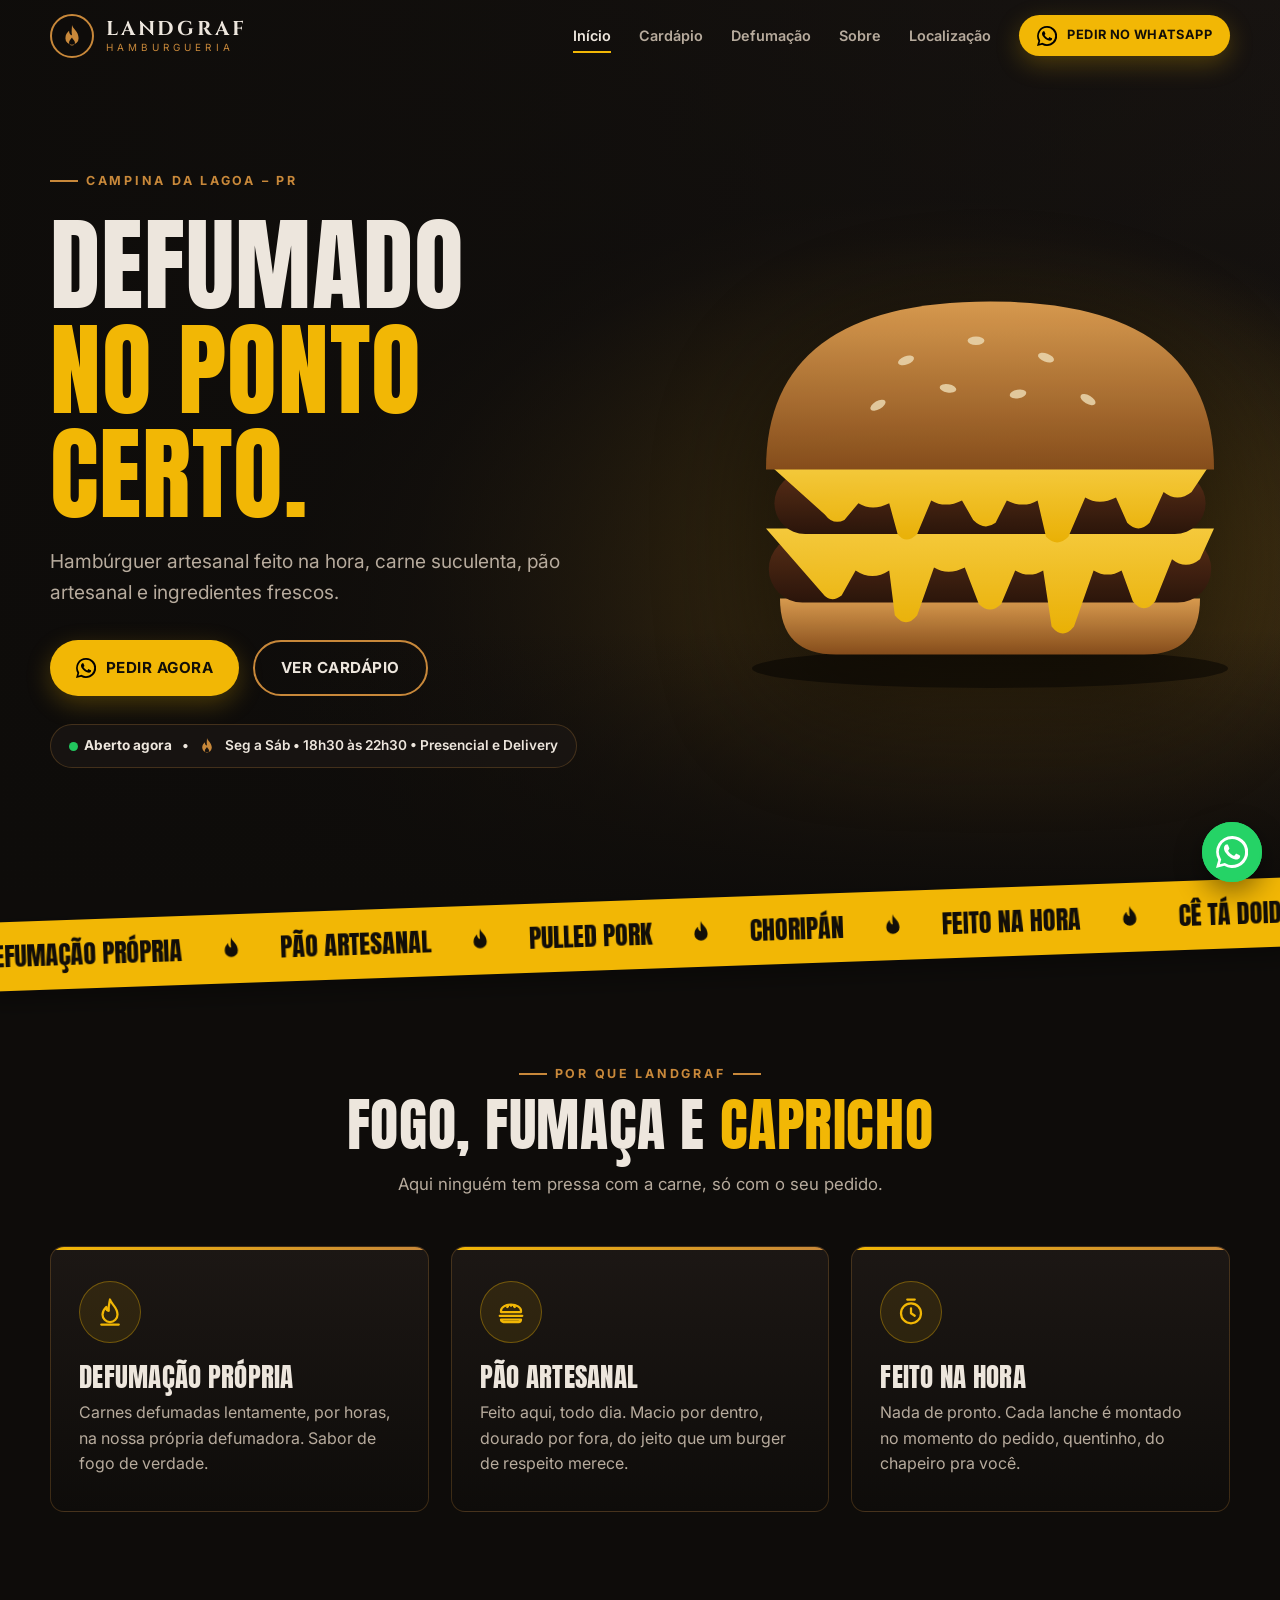
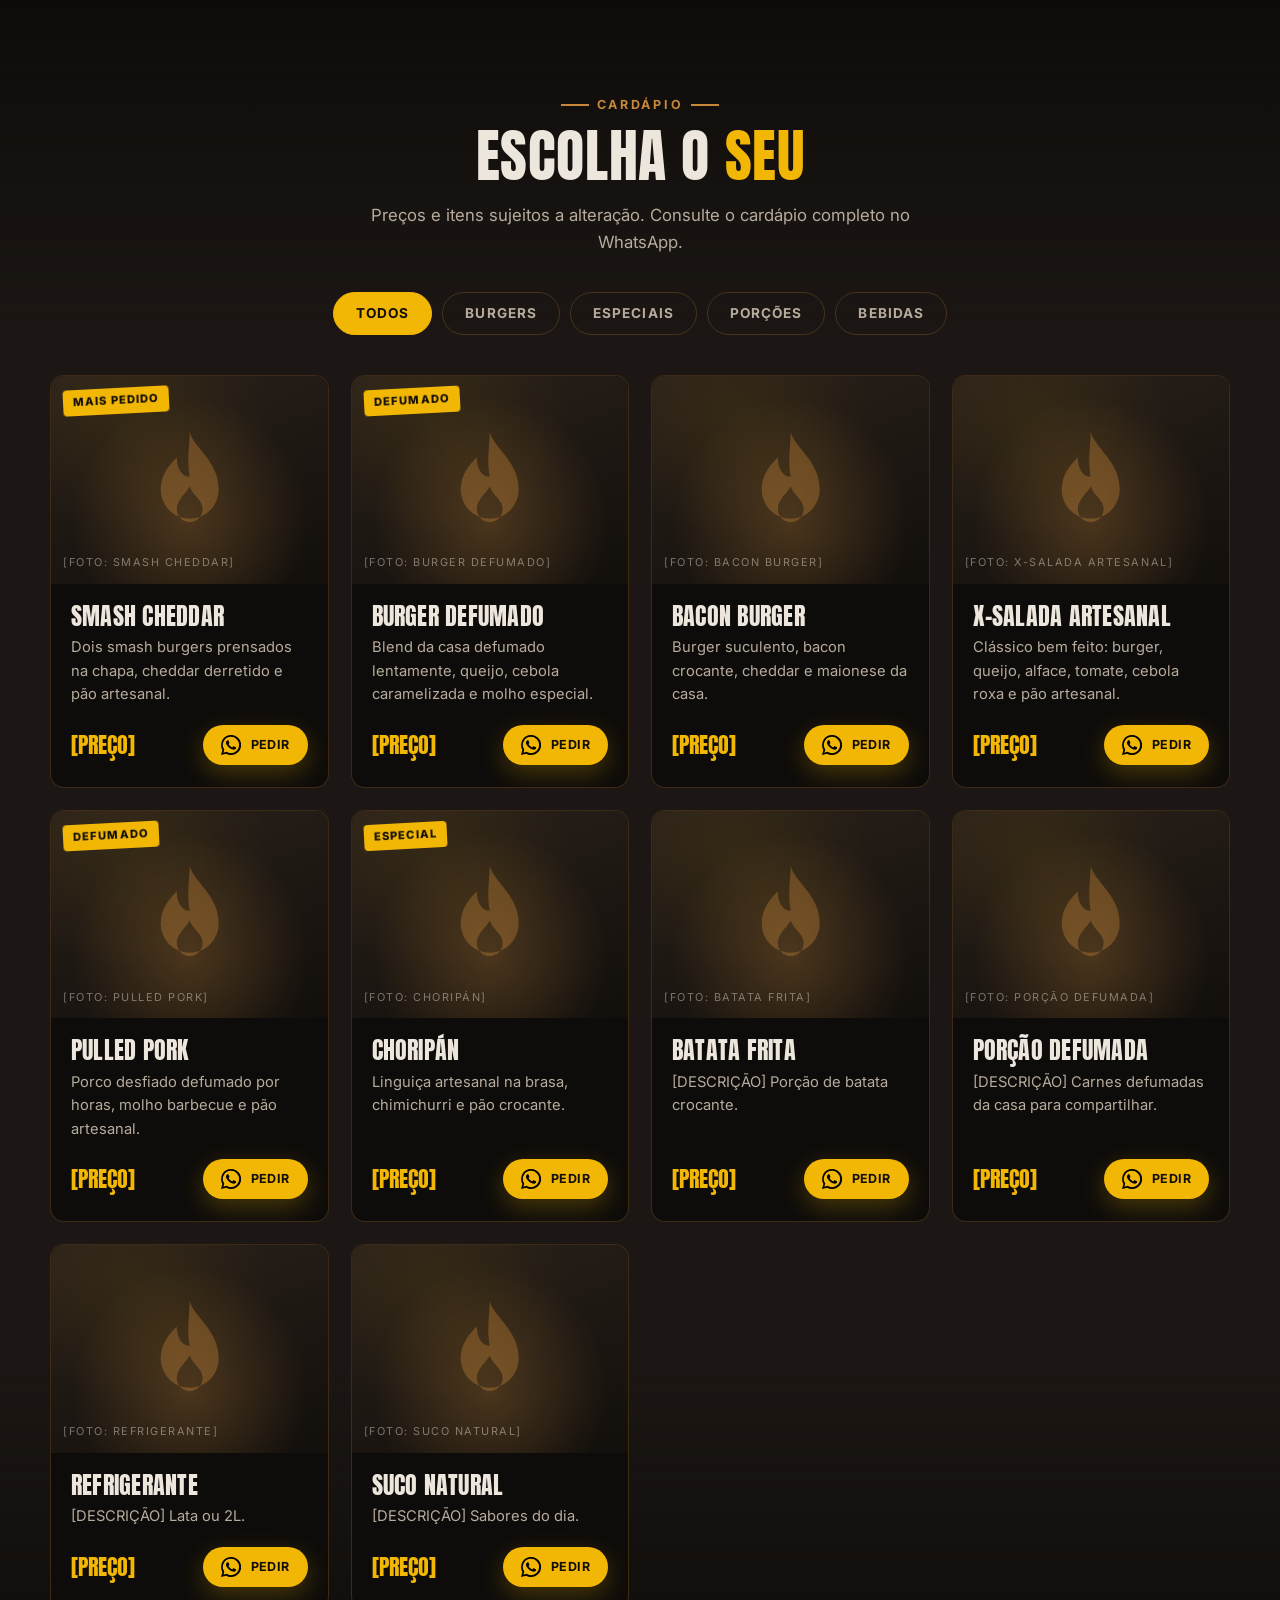
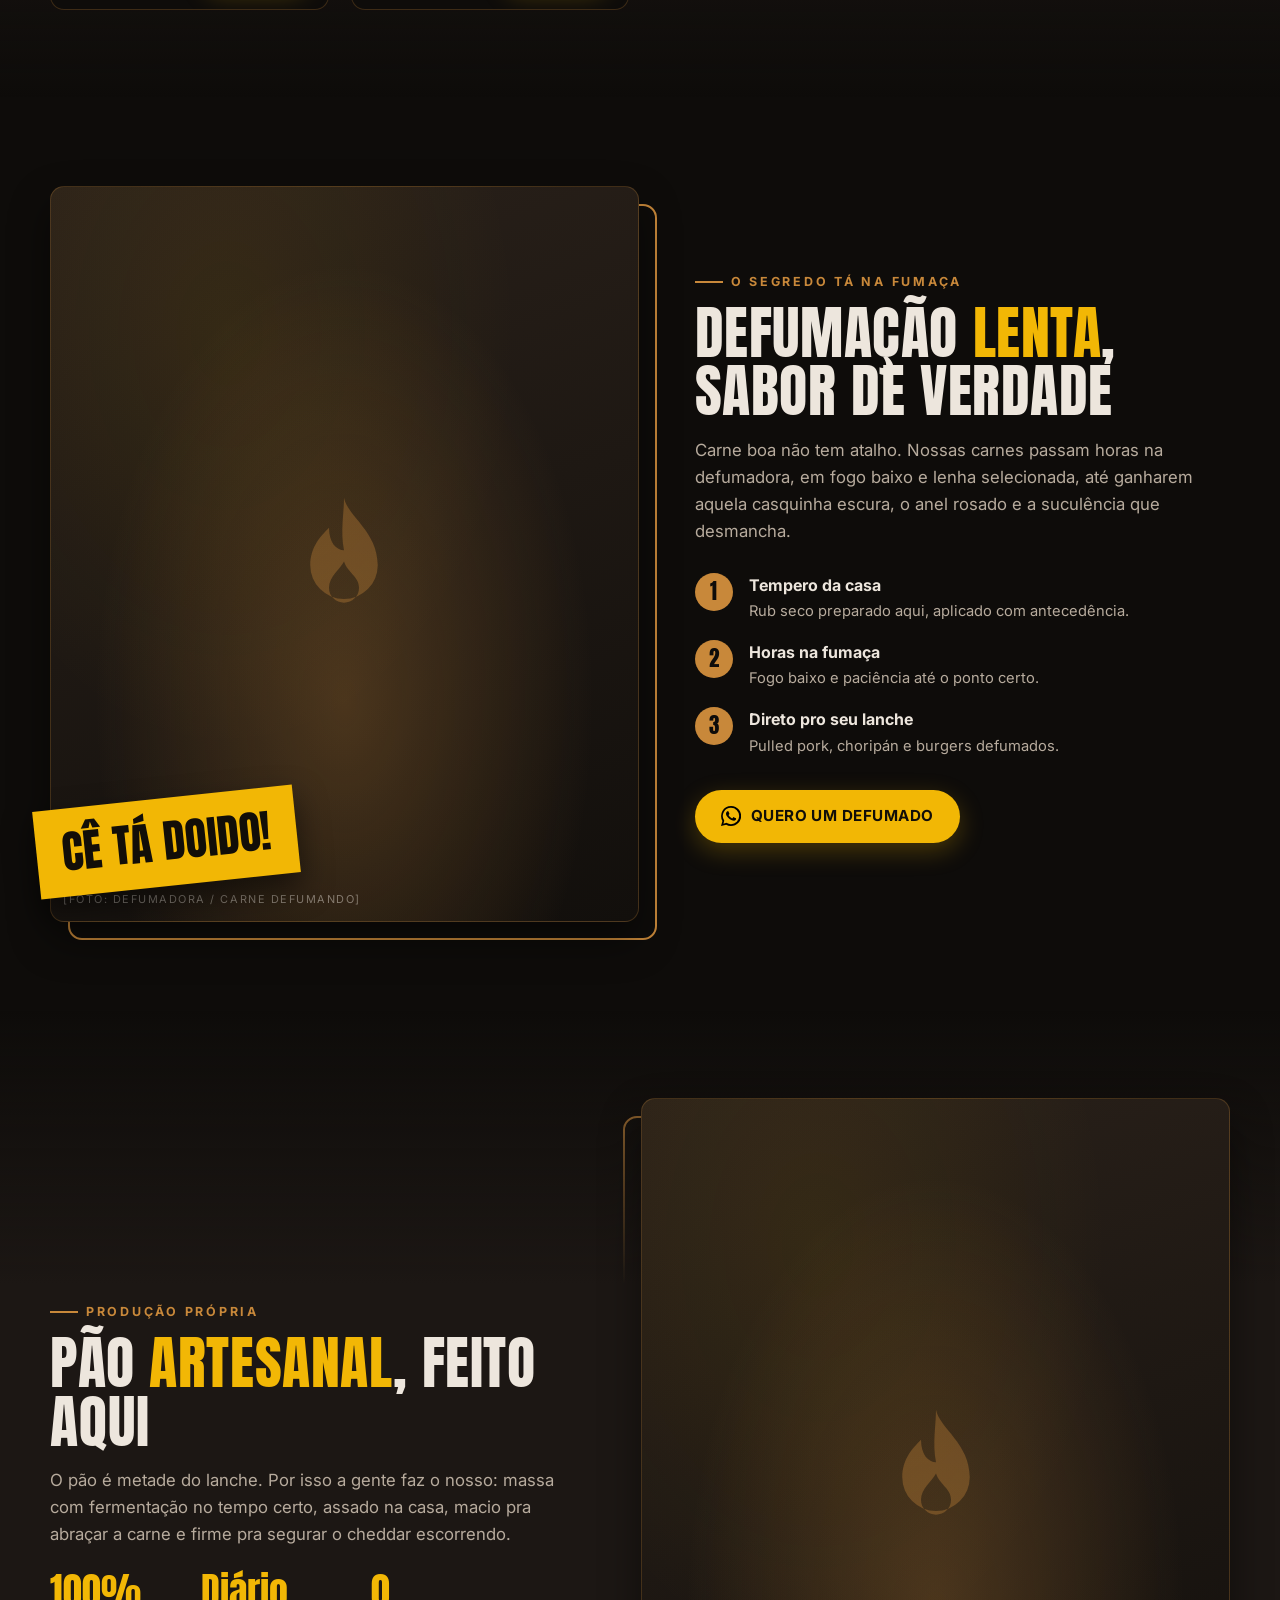
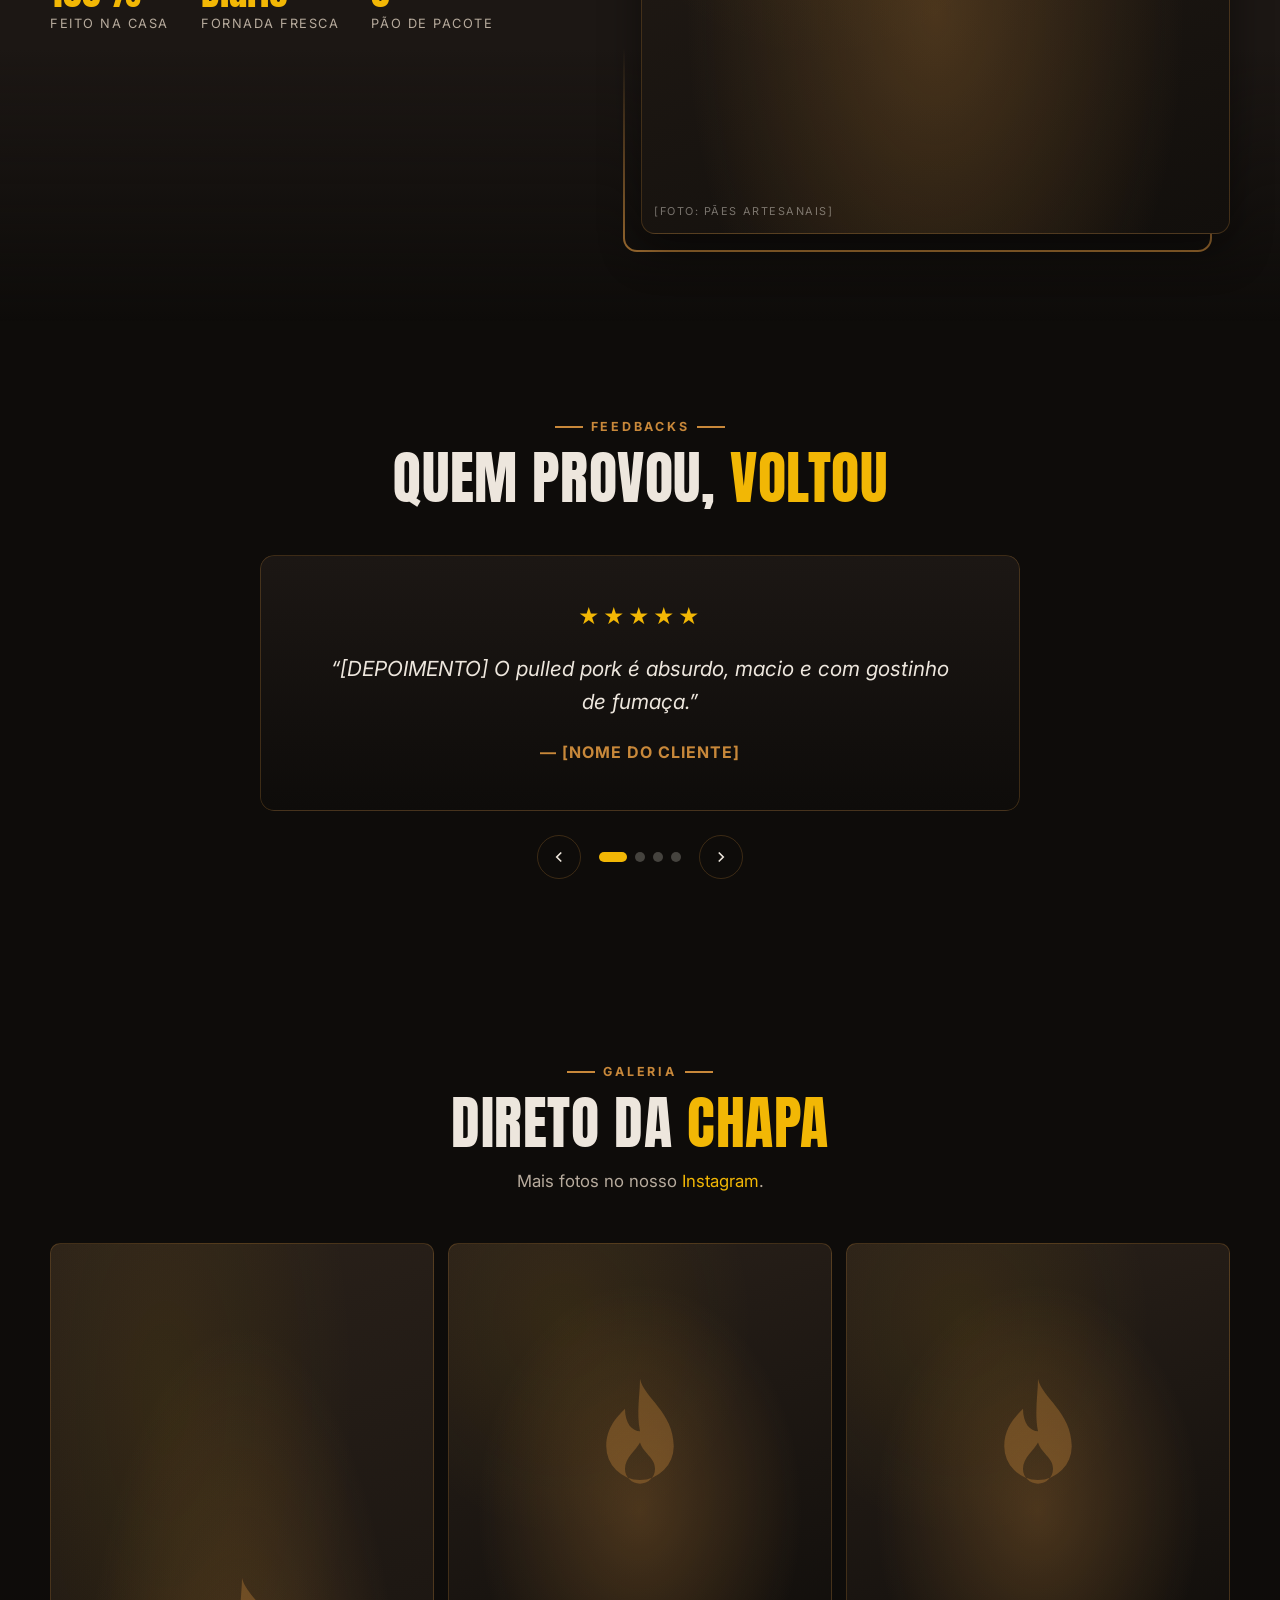
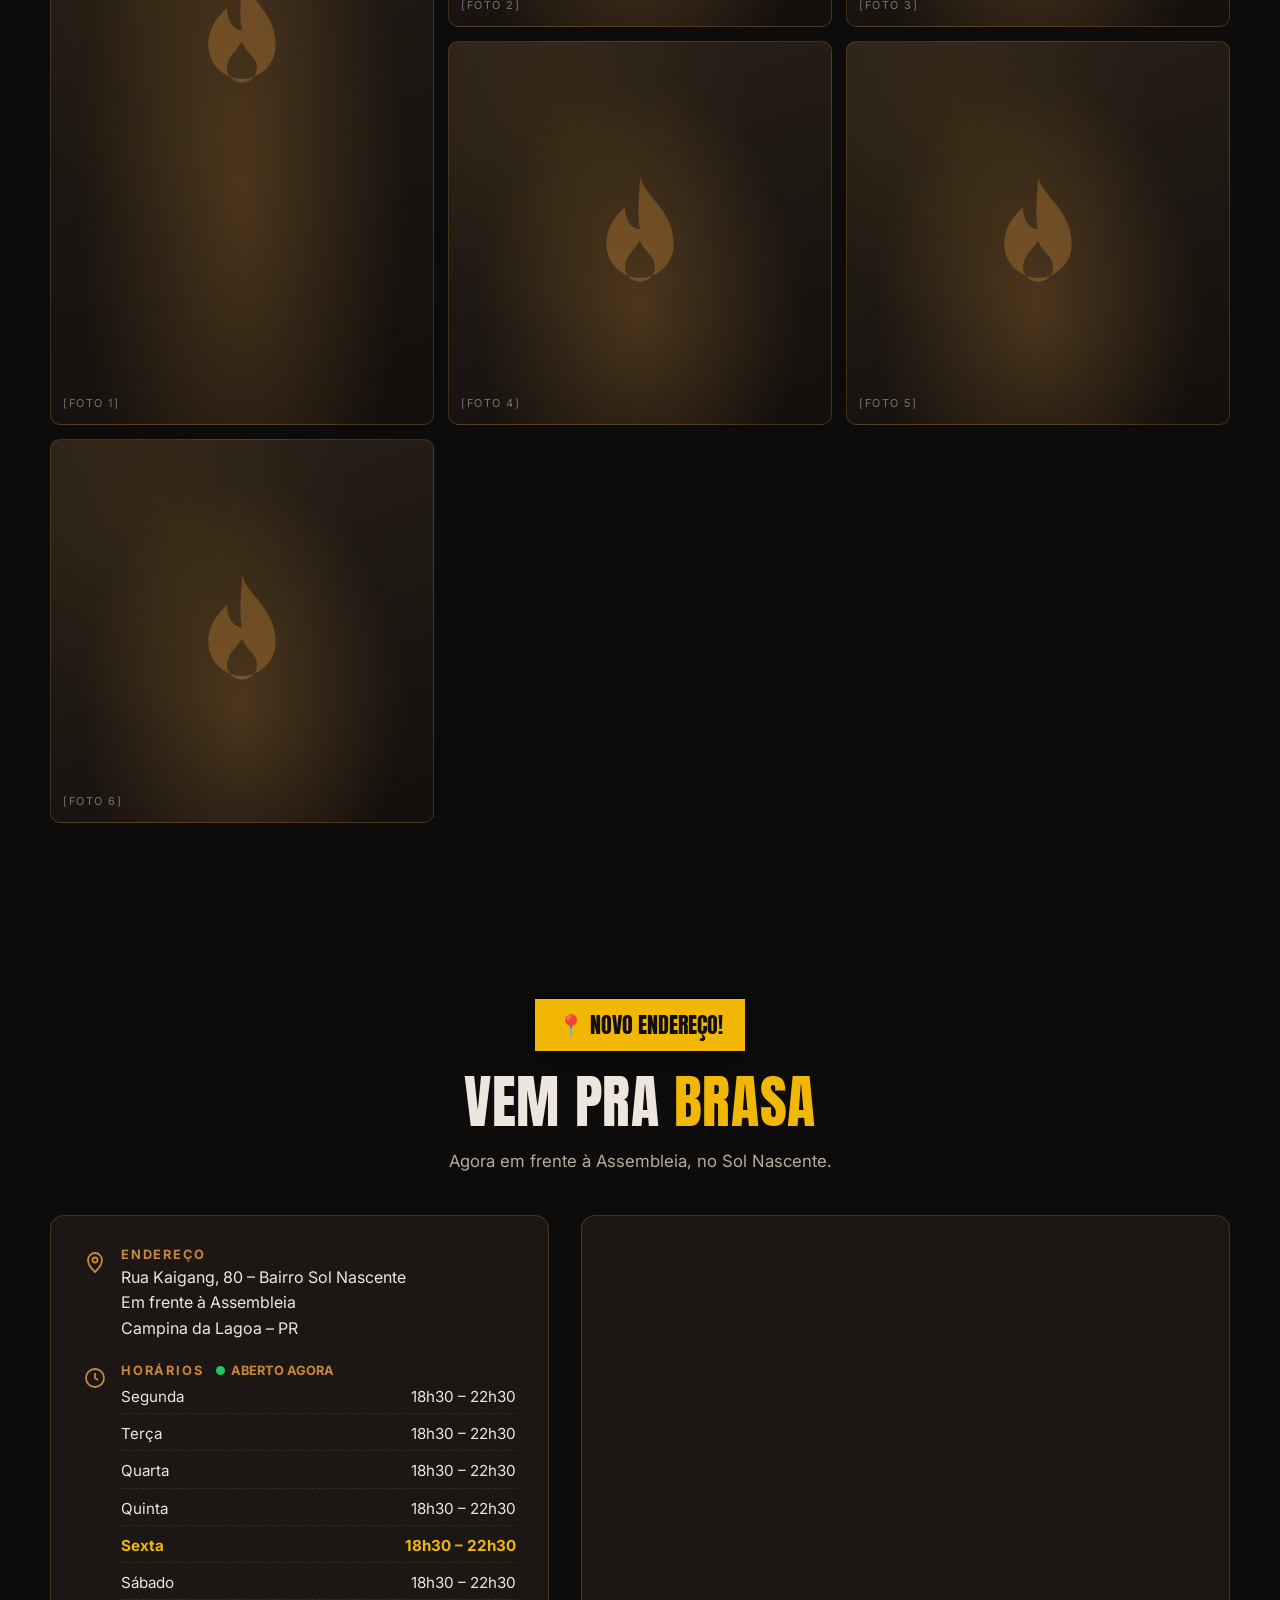
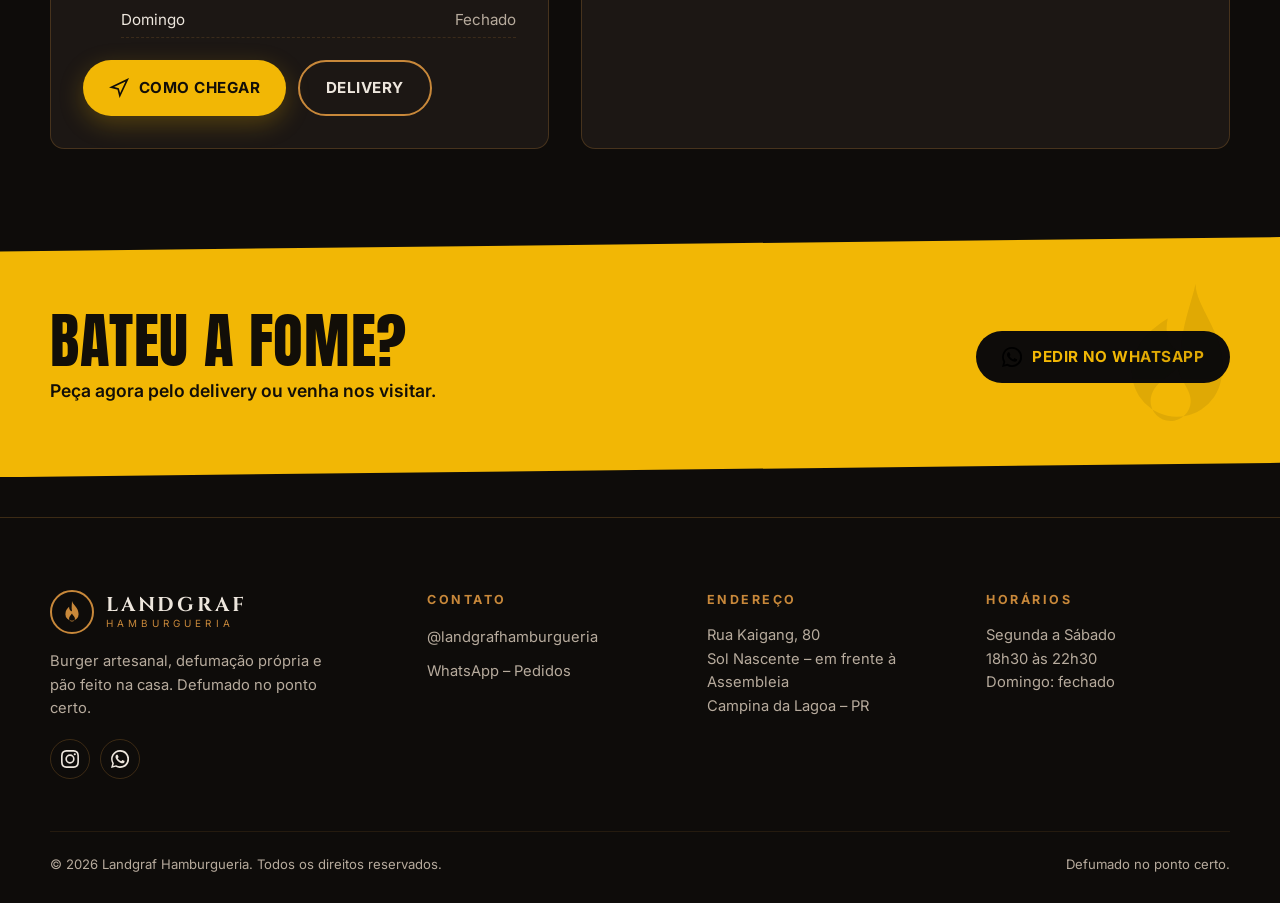
<file: landgraf/index.html>
<!DOCTYPE html>
<html lang="pt-BR">
<head>
<meta charset="UTF-8">
<meta name="viewport" content="width=device-width, initial-scale=1.0">
<title>Landgraf Hamburgueria | Burger Artesanal e Defumados em Campina da Lagoa – PR</title>
<meta name="description" content="Hambúrguer artesanal, carnes defumadas e pão artesanal em Campina da Lagoa – PR. Seg a Sáb, 18h30 às 22h30. Presencial e delivery pelo WhatsApp.">
<meta name="theme-color" content="#0E0C0A">
<meta property="og:type" content="website">
<meta property="og:locale" content="pt_BR">
<meta property="og:site_name" content="Landgraf Hamburgueria">
<meta property="og:title" content="Landgraf Hamburgueria | Defumado no ponto certo.">
<meta property="og:description" content="Burger artesanal, defumação própria e pão artesanal. Rua Kaigang, 80 – Sol Nascente, Campina da Lagoa – PR.">
<meta property="og:url" content="https://www.instagram.com/landgrafhamburgueria/">
<!-- Troque pela URL de uma foto real (1200x630) quando publicar -->
<meta property="og:image" content="og-image.jpg">
<link rel="icon" href="data:image/svg+xml,%3Csvg xmlns='http://www.w3.org/2000/svg' viewBox='0 0 64 64'%3E%3Ccircle cx='32' cy='32' r='32' fill='%230E0C0A'/%3E%3Cpath fill='%23C8883A' d='M32 8c2 10 14 16 14 30a14 14 0 0 1-28 0c0-7 4-12 7-15 0 6 3 9 6 9-2-8 1-17 1-24z'/%3E%3C/svg%3E">
<link rel="preconnect" href="https://fonts.googleapis.com">
<link rel="preconnect" href="https://fonts.gstatic.com" crossorigin>
<link href="https://fonts.googleapis.com/css2?family=Anton&family=Cinzel:wght@600;700&family=Inter:wght@400;500;600;700&display=swap" rel="stylesheet">
<script type="application/ld+json">
{
  "@context": "https://schema.org",
  "@type": "Restaurant",
  "name": "Landgraf Hamburgueria",
  "servesCuisine": ["Hambúrguer", "Defumados"],
  "address": {
    "@type": "PostalAddress",
    "streetAddress": "Rua Kaigang, 80 – Sol Nascente",
    "addressLocality": "Campina da Lagoa",
    "addressRegion": "PR",
    "addressCountry": "BR"
  },
  "openingHours": "Mo-Sa 18:30-22:30",
  "sameAs": ["https://www.instagram.com/landgrafhamburgueria/"]
}
</script>
<style>
:root{
  --carvao:#0E0C0A;
  --cafe:#1C1714;
  --cafe-2:#26201b;
  --mostarda:#F2B705;
  --mostarda-2:#ffcb2e;
  --cobre:#C8883A;
  --texto:#EDE6DD;
  --texto-2:#b7ab9d;
  --linha:rgba(200,136,58,.25);
  --raio:14px;
  --sombra:0 18px 40px rgba(0,0,0,.45);
  --header:72px;
  --f-display:'Anton',Impact,'Arial Narrow',sans-serif;
  --f-serif:'Cinzel','Playfair Display',Georgia,serif;
  --f-body:'Inter',system-ui,-apple-system,'Segoe UI',Roboto,sans-serif;
}
*,*::before,*::after{box-sizing:border-box;margin:0;padding:0}
html{scroll-behavior:smooth;scroll-padding-top:var(--header)}
body{
  font-family:var(--f-body);color:var(--texto);background:var(--carvao);
  line-height:1.6;overflow-x:hidden;-webkit-font-smoothing:antialiased;
}
/* textura sutil de madeira/fumaça */
body::before{
  content:"";position:fixed;inset:0;pointer-events:none;z-index:-1;opacity:.5;
  background:
    repeating-linear-gradient(92deg,rgba(255,255,255,.012) 0 2px,transparent 2px 9px),
    repeating-linear-gradient(88deg,rgba(0,0,0,.18) 0 1px,transparent 1px 23px),
    radial-gradient(ellipse at 20% 0%,rgba(200,136,58,.06),transparent 60%),
    radial-gradient(ellipse at 80% 100%,rgba(242,183,5,.04),transparent 60%);
}
main{overflow-x:clip}
img{max-width:100%;display:block}
a{color:inherit;text-decoration:none}
button{font:inherit;cursor:pointer;border:0;background:none;color:inherit}
:focus-visible{outline:2px solid var(--mostarda);outline-offset:3px;border-radius:4px}
.container{width:min(1180px,100% - 32px);margin-inline:auto}
section{padding:88px 0;position:relative}
.eyebrow{
  display:inline-flex;align-items:center;gap:8px;font-size:.78rem;font-weight:700;
  letter-spacing:.22em;text-transform:uppercase;color:var(--cobre);margin-bottom:12px;
}
.eyebrow::before{content:"";width:28px;height:2px;background:var(--cobre)}
h1,h2,h3{font-family:var(--f-display);font-weight:400;line-height:1.02;letter-spacing:.01em;text-transform:uppercase}
h2{font-size:clamp(2.2rem,6vw,3.6rem);margin-bottom:16px}
h2 .hl{color:var(--mostarda)}
.lead{color:var(--texto-2);max-width:620px;font-size:1.05rem}
.center{text-align:center}.center .lead{margin-inline:auto}
.center .eyebrow::after{content:"";width:28px;height:2px;background:var(--cobre)}

/* ---------- botões ---------- */
.btn{
  display:inline-flex;align-items:center;justify-content:center;gap:10px;
  padding:14px 26px;border-radius:999px;font-weight:700;font-size:.95rem;
  letter-spacing:.03em;text-transform:uppercase;transition:transform .2s,background .2s,box-shadow .2s,color .2s;
  white-space:nowrap;
}
.btn svg{width:20px;height:20px;flex-shrink:0}
.btn-primary{background:var(--mostarda);color:#120e08;box-shadow:0 8px 24px rgba(242,183,5,.25)}
.btn-primary:hover{background:var(--mostarda-2);transform:translateY(-2px);box-shadow:0 12px 30px rgba(242,183,5,.35)}
.btn-ghost{border:2px solid var(--cobre);color:var(--texto)}
.btn-ghost:hover{background:var(--cobre);color:#120e08;transform:translateY(-2px)}
.btn-dark{background:var(--carvao);color:var(--mostarda)}
.btn-dark:hover{background:#000;transform:translateY(-2px)}

/* ---------- logo ---------- */
.logo{display:flex;align-items:center;gap:12px}
.logo-mark{
  width:44px;height:44px;border-radius:50%;background:var(--carvao);
  border:2px solid var(--cobre);display:grid;place-items:center;flex-shrink:0;
}
.logo-mark svg{width:22px;height:22px;fill:var(--cobre)}
.logo-text{display:flex;flex-direction:column;line-height:1}
.logo-text strong{font-family:var(--f-serif);font-size:1.25rem;letter-spacing:.14em;color:var(--texto)}
.logo-text span{font-size:.62rem;letter-spacing:.42em;text-transform:uppercase;color:var(--cobre);margin-top:4px}

/* ---------- header ---------- */
.header{
  position:fixed;inset:0 0 auto;height:var(--header);z-index:100;
  transition:background .3s,border-color .3s;border-bottom:1px solid transparent;
}
.header.scrolled{background:rgba(14,12,10,.92);backdrop-filter:blur(10px);border-color:var(--linha)}
.header .container{height:100%;display:flex;align-items:center;justify-content:space-between;gap:16px}
.nav{display:flex;align-items:center;gap:28px}
.nav a.link{font-size:.9rem;font-weight:600;color:var(--texto-2);position:relative;transition:color .2s}
.nav a.link::after{content:"";position:absolute;left:0;bottom:-6px;width:0;height:2px;background:var(--mostarda);transition:width .25s}
.nav a.link:hover,.nav a.link.active{color:var(--texto)}
.nav a.link:hover::after,.nav a.link.active::after{width:100%}
.header .btn{padding:10px 18px;font-size:.8rem}
.burger{display:none;width:44px;height:44px;position:relative}
.burger span{position:absolute;left:10px;right:10px;height:2px;background:var(--texto);transition:.3s}
.burger span:nth-child(1){top:15px}.burger span:nth-child(2){top:21px}.burger span:nth-child(3){top:27px}
.burger[aria-expanded="true"] span:nth-child(1){top:21px;transform:rotate(45deg)}
.burger[aria-expanded="true"] span:nth-child(2){opacity:0}
.burger[aria-expanded="true"] span:nth-child(3){top:21px;transform:rotate(-45deg)}

@media (max-width:900px){
  .burger{display:block;z-index:2}
  .nav{
    position:fixed;inset:0;flex-direction:column;justify-content:center;gap:26px;
    background:rgba(14,12,10,.98);transform:translateX(100%);transition:transform .35s ease;
  }
  .nav.open{transform:none}
  .nav a.link{font-family:var(--f-display);font-size:2rem;text-transform:uppercase;color:var(--texto)}
  .header .btn{padding:14px 26px;font-size:.95rem}
}

/* ---------- placeholders de foto ---------- */
.ph{
  position:relative;overflow:hidden;background:
    radial-gradient(ellipse at 50% 70%,rgba(200,136,58,.28),transparent 60%),
    radial-gradient(ellipse at 30% 20%,rgba(242,183,5,.08),transparent 50%),
    linear-gradient(160deg,#2a211a,#120f0c);
  display:grid;place-items:center;
}
.ph::after{
  content:attr(data-label);position:absolute;bottom:12px;left:12px;font-size:.68rem;
  letter-spacing:.14em;text-transform:uppercase;color:rgba(237,230,221,.45);
}
.ph svg.flame-ph{width:28%;max-width:90px;fill:rgba(200,136,58,.35)}
.ph img{position:absolute;inset:0;width:100%;height:100%;object-fit:cover}

/* ---------- hero ---------- */
.hero{
  min-height:100svh;display:flex;align-items:center;padding:calc(var(--header) + 40px) 0 80px;
  overflow:hidden;isolation:isolate;
}
.hero-bg{
  position:absolute;inset:0;z-index:-2;
  background:
    linear-gradient(90deg,rgba(14,12,10,.96) 0%,rgba(14,12,10,.75) 45%,rgba(14,12,10,.35) 100%),
    radial-gradient(ellipse at 75% 60%,rgba(242,183,5,.35),transparent 40%),
    radial-gradient(ellipse at 72% 75%,rgba(200,136,58,.45),transparent 50%),
    linear-gradient(180deg,#1C1714,#0E0C0A);
  /* Para usar foto real: background-image: linear-gradient(...), url('hero.jpg'); background-size:cover; */
}
.hero-bg::after{
  content:"";position:absolute;inset:auto 0 0;height:30%;
  background:linear-gradient(transparent,var(--carvao));
}
/* burger ilustrado (substituir por foto) */
.hero-burger{
  position:absolute;right:max(-60px,calc((100vw - 1180px)/2 - 40px));top:50%;transform:translateY(-45%);
  width:min(560px,70vw);z-index:-1;opacity:.95;filter:drop-shadow(0 30px 60px rgba(0,0,0,.6));
}
.smoke{position:absolute;inset:0;z-index:-1;pointer-events:none;overflow:hidden}
.smoke span{
  position:absolute;bottom:-120px;width:260px;height:260px;border-radius:50%;
  background:radial-gradient(circle,rgba(237,230,221,.10),transparent 65%);
  filter:blur(18px);animation:smoke 14s linear infinite;opacity:0;
}
.smoke span:nth-child(1){left:55%;animation-delay:0s}
.smoke span:nth-child(2){left:68%;animation-delay:3s;width:320px;height:320px}
.smoke span:nth-child(3){left:78%;animation-delay:6s}
.smoke span:nth-child(4){left:62%;animation-delay:9s;width:200px;height:200px}
.smoke span:nth-child(5){left:85%;animation-delay:11s}
@keyframes smoke{
  0%{transform:translate(0,0) scale(.6);opacity:0}
  15%{opacity:1}
  100%{transform:translate(-120px,-110vh) scale(1.8);opacity:0}
}
.hero-content{max-width:620px}
.hero h1{font-size:clamp(3rem,11vw,6.4rem);margin:10px 0 20px}
.hero h1 em{font-style:normal;color:var(--mostarda);display:block}
.hero p{font-size:clamp(1rem,2.4vw,1.2rem);color:var(--texto-2);max-width:520px}
.hero-actions{display:flex;flex-wrap:wrap;gap:14px;margin:32px 0 28px}
.seal{
  display:inline-flex;flex-wrap:wrap;align-items:center;gap:10px;padding:10px 18px;
  border:1px solid var(--linha);border-radius:999px;background:rgba(28,23,20,.7);
  font-size:.85rem;font-weight:600;color:var(--texto);
}
.seal svg{width:16px;height:16px;fill:var(--cobre)}
.status{display:inline-flex;align-items:center;gap:6px;font-weight:700}
.status .dot{width:9px;height:9px;border-radius:50%;background:#ef4444;box-shadow:0 0 0 0 rgba(239,68,68,.6)}
.status.open .dot{background:#22c55e;animation:pulse 2s infinite}
@keyframes pulse{0%{box-shadow:0 0 0 0 rgba(34,197,94,.6)}70%{box-shadow:0 0 0 10px rgba(34,197,94,0)}100%{box-shadow:0 0 0 0 rgba(34,197,94,0)}}
@media (max-width:700px){
  .hero-burger{opacity:.35;right:-30%;width:110vw}
}

/* ---------- faixas inclinadas ---------- */
.stripe{
  background:var(--mostarda);color:#120e08;transform:rotate(-2deg);margin:0 -20px;
  padding:14px 0;overflow:hidden;position:relative;z-index:2;box-shadow:0 10px 30px rgba(0,0,0,.4);
}
.stripe-track{display:flex;gap:40px;width:max-content;animation:marquee 30s linear infinite}
.stripe-track span{font-family:var(--f-display);font-size:1.6rem;text-transform:uppercase;display:flex;align-items:center;gap:40px}
.stripe-track span::after{content:"";width:18px;height:22px;background:#120e08;
  -webkit-mask:var(--flame-mask) center/contain no-repeat;mask:var(--flame-mask) center/contain no-repeat}
@keyframes marquee{to{transform:translateX(-50%)}}
:root{--flame-mask:url("data:image/svg+xml,%3Csvg xmlns='http://www.w3.org/2000/svg' viewBox='0 0 24 30'%3E%3Cpath d='M12 0c1 5 9 9 9 18a9 9 0 0 1-18 0c0-5 3-8 5-10 0 4 2 6 4 6-1-5 0-10 0-14z'/%3E%3C/svg%3E")}

/* ---------- diferenciais ---------- */
.features{display:grid;grid-template-columns:repeat(auto-fit,minmax(260px,1fr));gap:22px;margin-top:48px}
.feature{
  background:linear-gradient(180deg,var(--cafe),var(--carvao));border:1px solid var(--linha);
  border-radius:var(--raio);padding:34px 28px;position:relative;overflow:hidden;transition:transform .3s,border-color .3s;
}
.feature:hover{transform:translateY(-6px);border-color:var(--cobre)}
.feature::before{content:"";position:absolute;top:0;left:0;right:0;height:3px;background:linear-gradient(90deg,var(--mostarda),var(--cobre))}
.feature .ico{
  width:62px;height:62px;border-radius:50%;display:grid;place-items:center;margin-bottom:20px;
  background:rgba(242,183,5,.1);border:1px solid rgba(242,183,5,.35);
}
.feature .ico svg{width:30px;height:30px;stroke:var(--mostarda);fill:none;stroke-width:1.8;stroke-linecap:round;stroke-linejoin:round}
.feature h3{font-size:1.7rem;margin-bottom:10px}
.feature p{color:var(--texto-2)}

/* ---------- cardápio ---------- */
#cardapio{background:linear-gradient(180deg,transparent,var(--cafe) 20%,var(--cafe) 80%,transparent)}
.tabs{display:flex;flex-wrap:wrap;justify-content:center;gap:10px;margin:36px 0 40px}
.tab{
  padding:10px 22px;border-radius:999px;border:1.5px solid var(--linha);font-weight:700;
  font-size:.85rem;letter-spacing:.08em;text-transform:uppercase;color:var(--texto-2);transition:.2s;
}
.tab:hover{border-color:var(--cobre);color:var(--texto)}
.tab[aria-selected="true"]{background:var(--mostarda);border-color:var(--mostarda);color:#120e08}
.menu-grid{display:grid;grid-template-columns:repeat(auto-fill,minmax(270px,1fr));gap:22px}
.item{
  background:var(--carvao);border:1px solid var(--linha);border-radius:var(--raio);overflow:hidden;
  display:flex;flex-direction:column;transition:transform .3s,box-shadow .3s,border-color .3s;
  animation:fadeUp .45s ease both;
}
.item:hover{transform:translateY(-6px);box-shadow:var(--sombra);border-color:var(--cobre)}
.item[hidden]{display:none}
.item .ph{aspect-ratio:4/3}
.item .tag{
  position:absolute;top:12px;left:12px;background:var(--mostarda);color:#120e08;font-size:.7rem;
  font-weight:800;letter-spacing:.1em;text-transform:uppercase;padding:4px 10px;border-radius:4px;transform:rotate(-3deg);
}
.item-body{padding:20px 20px 22px;display:flex;flex-direction:column;gap:8px;flex:1}
.item-body h3{font-size:1.5rem}
.item-body p{color:var(--texto-2);font-size:.92rem;flex:1}
.item-foot{display:flex;align-items:center;justify-content:space-between;gap:12px;margin-top:10px}
.price{font-family:var(--f-display);font-size:1.4rem;color:var(--mostarda)}
.item .btn{padding:10px 18px;font-size:.78rem}
@keyframes fadeUp{from{opacity:0;transform:translateY(16px)}to{opacity:1;transform:none}}

/* ---------- blocos com foto (defumação / pão) ---------- */
.split{display:grid;grid-template-columns:1.1fr 1fr;gap:56px;align-items:center}
.split.reverse{grid-template-columns:1fr 1.1fr}
.split.reverse .split-media{order:2}
.split-media{position:relative}
.split-media .ph{aspect-ratio:4/5;border-radius:var(--raio);box-shadow:var(--sombra);border:1px solid var(--linha)}
.split-media .frame{position:absolute;inset:18px -18px -18px 18px;border:2px solid var(--cobre);border-radius:var(--raio);z-index:-1}
.split.reverse .split-media .frame{inset:18px 18px -18px -18px}
.badge-tilt{
  position:absolute;left:-14px;bottom:36px;background:var(--mostarda);color:#120e08;
  font-family:var(--f-display);font-size:clamp(1.8rem,5vw,2.8rem);text-transform:uppercase;
  padding:8px 26px;transform:rotate(-6deg);box-shadow:0 14px 30px rgba(0,0,0,.5);z-index:2;
}
.steps{list-style:none;margin:28px 0 32px;display:grid;gap:16px}
.steps li{display:flex;gap:16px;align-items:flex-start}
.steps b{
  font-family:var(--f-display);font-weight:400;font-size:1.3rem;color:var(--carvao);background:var(--cobre);
  min-width:38px;height:38px;border-radius:50%;display:grid;place-items:center;
}
.steps strong{display:block;font-size:1rem}
.steps span{color:var(--texto-2);font-size:.92rem}
.stats{display:flex;gap:32px;flex-wrap:wrap;margin-top:24px}
.stats div strong{font-family:var(--f-display);font-weight:400;font-size:2.4rem;color:var(--mostarda);display:block;line-height:1}
.stats div span{font-size:.8rem;color:var(--texto-2);text-transform:uppercase;letter-spacing:.12em}
@media (max-width:860px){
  .split,.split.reverse{grid-template-columns:1fr;gap:48px}
  .split.reverse .split-media{order:0}
  .split-media{max-width:460px;margin-inline:auto;width:100%}
  .badge-tilt{left:-8px}
}
#pao{background:linear-gradient(180deg,transparent,var(--cafe) 30%,var(--cafe) 70%,transparent)}

/* ---------- feedbacks ---------- */
.carousel{position:relative;max-width:760px;margin:48px auto 0}
.slides{overflow:hidden;border-radius:var(--raio)}
.slides-track{display:flex;transition:transform .6s cubic-bezier(.65,0,.35,1)}
.slide{
  min-width:100%;padding:44px clamp(24px,6vw,56px);text-align:center;
  background:linear-gradient(180deg,var(--cafe),var(--carvao));border:1px solid var(--linha);border-radius:var(--raio);
}
.stars{color:var(--mostarda);font-size:1.3rem;letter-spacing:4px;margin-bottom:18px}
.slide blockquote{font-size:clamp(1.05rem,2.6vw,1.3rem);font-style:italic;margin-bottom:22px}
.slide cite{font-style:normal;font-weight:700;color:var(--cobre);letter-spacing:.06em}
.car-ctrl{display:flex;align-items:center;justify-content:center;gap:18px;margin-top:24px}
.car-btn{width:44px;height:44px;border-radius:50%;border:1.5px solid var(--linha);display:grid;place-items:center;transition:.2s}
.car-btn:hover{border-color:var(--mostarda);color:var(--mostarda)}
.car-btn svg{width:18px;height:18px;stroke:currentColor;fill:none;stroke-width:2.2}
.dots{display:flex;gap:8px}
.dots button{width:10px;height:10px;border-radius:999px;background:rgba(237,230,221,.25);transition:.3s}
.dots button[aria-current="true"]{width:28px;background:var(--mostarda)}

/* ---------- galeria ---------- */
.gallery{display:grid;grid-template-columns:repeat(3,1fr);gap:14px;margin-top:48px}
.gallery .ph{aspect-ratio:1;border-radius:10px;border:1px solid var(--linha);cursor:zoom-in}
.gallery .ph > *{transition:transform .6s ease}
.gallery .ph::before{content:"";position:absolute;inset:0;background:rgba(242,183,5,.0);transition:background .4s;z-index:1}
.gallery .ph:hover > *{transform:scale(1.15)}
.gallery .ph:hover::before{background:rgba(242,183,5,.08)}
.gallery .ph:nth-child(1){grid-row:span 2;aspect-ratio:auto}
@media (max-width:640px){
  .gallery{grid-template-columns:repeat(2,1fr);gap:10px}
  .gallery .ph:nth-child(1){grid-row:auto;grid-column:span 2;aspect-ratio:16/10}
}

/* ---------- localização ---------- */
.notice{
  display:inline-flex;align-items:center;gap:10px;background:var(--mostarda);color:#120e08;
  font-family:var(--f-display);font-size:1.4rem;text-transform:uppercase;padding:8px 22px;
  transform:rotate(-2deg);margin-bottom:22px;box-shadow:0 10px 24px rgba(0,0,0,.4);
}
.loc{display:grid;grid-template-columns:1fr 1.3fr;gap:32px;margin-top:40px;align-items:stretch}
.loc-card{
  background:var(--cafe);border:1px solid var(--linha);border-radius:var(--raio);padding:32px;
  display:flex;flex-direction:column;gap:22px;
}
.loc-row{display:flex;gap:14px}
.loc-row svg{width:24px;height:24px;flex-shrink:0;stroke:var(--cobre);fill:none;stroke-width:1.8;margin-top:2px}
.loc-row h3{font-family:var(--f-body);font-weight:700;font-size:.8rem;letter-spacing:.14em;color:var(--cobre);margin-bottom:4px}
.loc-row p{color:var(--texto)}
.hours{list-style:none;display:grid;gap:4px;font-size:.95rem}
.hours li{display:flex;justify-content:space-between;gap:16px;border-bottom:1px dashed rgba(200,136,58,.18);padding:4px 0}
.hours li.today{color:var(--mostarda);font-weight:700}
.hours li .off{color:var(--texto-2)}
.map{border-radius:var(--raio);overflow:hidden;border:1px solid var(--linha);min-height:380px;background:var(--cafe)}
.map iframe{width:100%;height:100%;min-height:380px;border:0;filter:grayscale(.4) contrast(1.05) brightness(.85)}
@media (max-width:860px){.loc{grid-template-columns:1fr}}

/* ---------- CTA ---------- */
.cta{background:var(--mostarda);color:#120e08;padding:72px 0;overflow:hidden;clip-path:polygon(0 6%,100% 0,100% 94%,0 100%)}
.cta .container{display:flex;flex-wrap:wrap;align-items:center;justify-content:space-between;gap:28px}
.cta h2{margin:0;font-size:clamp(2.2rem,6vw,3.8rem)}
.cta p{font-weight:600;font-size:1.1rem;margin-top:6px}
.cta .flame-bg{position:absolute;right:-40px;top:50%;transform:translateY(-50%) rotate(12deg);width:280px;opacity:.08;fill:#120e08;pointer-events:none}

/* ---------- rodapé ---------- */
footer{padding:72px 0 28px;border-top:1px solid var(--linha);margin-top:40px}
.foot{display:grid;grid-template-columns:1.4fr 1fr 1fr 1fr;gap:36px}
.foot h4{font-size:.78rem;letter-spacing:.2em;text-transform:uppercase;color:var(--cobre);margin-bottom:14px}
.foot p,.foot a{color:var(--texto-2);font-size:.92rem}
.foot a:hover{color:var(--mostarda)}
.foot ul{list-style:none;display:grid;gap:8px}
.foot .about{margin-top:16px;max-width:300px}
.socials{display:flex;gap:10px;margin-top:18px}
.socials a{width:40px;height:40px;border-radius:50%;border:1px solid var(--linha);display:grid;place-items:center;transition:.2s}
.socials a:hover{background:var(--mostarda);border-color:var(--mostarda)}
.socials a:hover svg{fill:#120e08}
.socials svg{width:18px;height:18px;fill:var(--texto)}
.copy{margin-top:52px;padding-top:22px;border-top:1px solid rgba(200,136,58,.12);display:flex;flex-wrap:wrap;justify-content:space-between;gap:10px;font-size:.82rem;color:var(--texto-2)}
@media (max-width:860px){.foot{grid-template-columns:1fr 1fr}}
@media (max-width:520px){.foot{grid-template-columns:1fr}}

/* ---------- whatsapp flutuante ---------- */
.wa-float{
  position:fixed;right:18px;bottom:18px;z-index:90;width:60px;height:60px;border-radius:50%;
  background:#25D366;display:grid;place-items:center;box-shadow:0 10px 28px rgba(0,0,0,.45);transition:transform .2s;
}
.wa-float:hover{transform:scale(1.08)}
.wa-float svg{width:32px;height:32px;fill:#fff}
.wa-float::before{content:"";position:absolute;inset:0;border-radius:50%;border:2px solid #25D366;animation:ring 2.4s infinite}
@keyframes ring{0%{transform:scale(1);opacity:.8}100%{transform:scale(1.6);opacity:0}}

/* ---------- reveal ---------- */
.reveal{opacity:0;transform:translateY(28px);transition:opacity .8s ease,transform .8s ease}
.reveal.in{opacity:1;transform:none}
.reveal.d1{transition-delay:.1s}.reveal.d2{transition-delay:.2s}.reveal.d3{transition-delay:.3s}

@media (prefers-reduced-motion:reduce){
  *,*::before,*::after{animation:none!important;transition:none!important;scroll-behavior:auto!important}
  .reveal{opacity:1;transform:none}
}
</style>
</head>
<body>

<!-- Símbolo da chama reutilizável -->
<svg width="0" height="0" style="position:absolute" aria-hidden="true">
  <symbol id="flame" viewBox="0 0 24 30"><path d="M12 0c1 5 9 9 9 18a9 9 0 0 1-18 0c0-5 3-8 5-10 0 4 2 6 4 6-1-5 0-10 0-14zm0 17c-1 2-4 4-4 7a4 4 0 0 0 8 0c0-3-3-4-4-7z" fill-rule="evenodd"/></symbol>
  <symbol id="wa" viewBox="0 0 24 24"><path d="M17.5 14.4c-.3-.1-1.8-.9-2-1-.3-.1-.5-.1-.7.1-.2.3-.8 1-.9 1.2-.2.2-.3.2-.6.1-.3-.1-1.3-.5-2.4-1.5-.9-.8-1.5-1.8-1.7-2.1-.2-.3 0-.5.1-.6l.4-.5c.2-.2.2-.3.3-.5.1-.2 0-.4 0-.5l-.9-2.2c-.2-.6-.5-.5-.7-.5h-.6c-.2 0-.5.1-.8.4-.3.3-1 1-1 2.5s1.1 2.9 1.2 3.1c.1.2 2.1 3.2 5.1 4.5.7.3 1.3.5 1.7.6.7.2 1.4.2 1.9.1.6-.1 1.8-.7 2-1.4.2-.7.2-1.3.2-1.4-.1-.2-.3-.3-.6-.4zM12 21.8c-1.8 0-3.5-.5-5-1.4l-.4-.2-3.7 1 1-3.6-.2-.4A9.8 9.8 0 0 1 12 2.2a9.8 9.8 0 0 1 0 19.6zM12 0a12 12 0 0 0-10.3 18L0 24l6.2-1.6A12 12 0 1 0 12 0z"/></symbol>
  <symbol id="ig" viewBox="0 0 24 24"><path d="M12 2.2c3.2 0 3.6 0 4.8.1 3.3.1 4.8 1.7 4.9 4.9.1 1.3.1 1.6.1 4.8s0 3.6-.1 4.8c-.1 3.2-1.7 4.8-4.9 4.9-1.3.1-1.6.1-4.8.1s-3.6 0-4.8-.1c-3.3-.1-4.8-1.7-4.9-4.9C2.2 15.6 2.2 15.2 2.2 12s0-3.6.1-4.8C2.4 3.9 3.9 2.4 7.2 2.3 8.4 2.2 8.8 2.2 12 2.2zM12 0C8.7 0 8.3 0 7.1.1 2.7.3.3 2.7.1 7.1 0 8.3 0 8.7 0 12s0 3.7.1 4.9c.2 4.4 2.6 6.8 7 7 1.2.1 1.6.1 4.9.1s3.7 0 4.9-.1c4.4-.2 6.8-2.6 7-7 .1-1.2.1-1.6.1-4.9s0-3.7-.1-4.9c-.2-4.4-2.6-6.8-7-7C15.7 0 15.3 0 12 0zm0 5.8a6.2 6.2 0 1 0 0 12.4 6.2 6.2 0 0 0 0-12.4zM12 16a4 4 0 1 1 0-8 4 4 0 0 1 0 8zm6.4-11.8a1.4 1.4 0 1 0 0 2.9 1.4 1.4 0 0 0 0-2.9z"/></symbol>
</svg>

<!-- 1. HEADER -->
<header class="header" id="header">
  <div class="container">
    <a href="#inicio" class="logo" aria-label="Landgraf Hamburgueria – início">
      <span class="logo-mark"><svg><use href="#flame"/></svg></span>
      <span class="logo-text"><strong>LANDGRAF</strong><span>Hamburgueria</span></span>
    </a>
    <nav class="nav" id="nav" aria-label="Menu principal">
      <a class="link" href="#inicio">Início</a>
      <a class="link" href="#cardapio">Cardápio</a>
      <a class="link" href="#defumacao">Defumação</a>
      <a class="link" href="#sobre">Sobre</a>
      <a class="link" href="#localizacao">Localização</a>
      <a class="btn btn-primary js-wa" href="#" target="_blank" rel="noopener">
        <svg><use href="#wa"/></svg> Pedir no WhatsApp
      </a>
    </nav>
    <button class="burger" id="burger" aria-label="Abrir menu" aria-expanded="false" aria-controls="nav">
      <span></span><span></span><span></span>
    </button>
  </div>
</header>

<main>
<!-- 2. HERO -->
<section class="hero" id="inicio">
  <div class="hero-bg" aria-hidden="true"></div>
  <!-- Ilustração provisória: troque por uma foto real (burger com cheddar escorrendo) -->
  <svg class="hero-burger" viewBox="0 0 400 320" aria-hidden="true">
    <defs>
      <linearGradient id="bun" x1="0" y1="0" x2="0" y2="1"><stop offset="0" stop-color="#e0a052"/><stop offset="1" stop-color="#8a4f1c"/></linearGradient>
      <linearGradient id="meat" x1="0" y1="0" x2="0" y2="1"><stop offset="0" stop-color="#5a2e18"/><stop offset="1" stop-color="#2a140a"/></linearGradient>
      <linearGradient id="ched" x1="0" y1="0" x2="0" y2="1"><stop offset="0" stop-color="#ffd23f"/><stop offset="1" stop-color="#F2B705"/></linearGradient>
    </defs>
    <ellipse cx="200" cy="300" rx="170" ry="14" fill="#000" opacity=".5"/>
    <path d="M50 250h300q0 40-40 40H90q-40 0-40-40z" fill="url(#bun)"/>
    <rect x="42" y="205" width="316" height="48" rx="24" fill="url(#meat)"/>
    <path d="M40 200h320l-10 22q-10 8-20 0l-12 30q-8 10-16 0l-8-22q-10 6-20 0l-14 40q-8 10-16 0l-6-40q-10 6-20 0l-10 24q-8 8-16 0l-10-26q-12 6-22 0l-12 34q-8 10-16 0l-4-32q-12 8-24 0l-10 18q-8 6-14-2z" fill="url(#ched)"/>
    <rect x="46" y="160" width="308" height="44" rx="22" fill="url(#meat)"/>
    <path d="M44 156h312l-12 18q-10 8-20 0l-10 22q-8 8-16 0l-8-18q-12 6-22 0l-12 28q-8 8-16 0l-6-26q-10 6-22 0l-8 16q-8 6-16-2l-8-14q-12 6-22 0l-10 24q-8 8-14 0l-6-22q-12 6-22 0l-10 12q-8 4-14-4z" fill="url(#ched)"/>
    <path d="M40 158q0-120 160-120t160 120z" fill="url(#bun)"/>
    <g fill="#f6e2b8" opacity=".85">
      <ellipse cx="140" cy="80" rx="6" ry="3" transform="rotate(-20 140 80)"/><ellipse cx="190" cy="66" rx="6" ry="3"/>
      <ellipse cx="240" cy="78" rx="6" ry="3" transform="rotate(20 240 78)"/><ellipse cx="170" cy="100" rx="6" ry="3" transform="rotate(10 170 100)"/>
      <ellipse cx="220" cy="104" rx="6" ry="3" transform="rotate(-10 220 104)"/><ellipse cx="270" cy="108" rx="6" ry="3" transform="rotate(30 270 108)"/>
      <ellipse cx="120" cy="112" rx="6" ry="3" transform="rotate(-30 120 112)"/>
    </g>
  </svg>
  <div class="smoke" aria-hidden="true"><span></span><span></span><span></span><span></span><span></span></div>

  <div class="container">
    <div class="hero-content">
      <span class="eyebrow reveal">Campina da Lagoa – PR</span>
      <h1 class="reveal d1">Defumado <em>no ponto certo.</em></h1>
      <p class="reveal d2">Hambúrguer artesanal feito na hora, carne suculenta, pão artesanal e ingredientes frescos.</p>
      <div class="hero-actions reveal d3">
        <a class="btn btn-primary js-wa" href="#" target="_blank" rel="noopener"><svg><use href="#wa"/></svg> Pedir agora</a>
        <a class="btn btn-ghost" href="#cardapio">Ver cardápio</a>
      </div>
      <div class="seal reveal d3">
        <span class="status js-status"><span class="dot"></span><span class="js-status-text">Verificando…</span></span>
        <span aria-hidden="true">•</span>
        <svg><use href="#flame"/></svg>
        Seg a Sáb • 18h30 às 22h30 • Presencial e Delivery
      </div>
    </div>
  </div>
</section>

<div class="stripe" aria-hidden="true">
  <div class="stripe-track">
    <span>Defumação própria</span><span>Pão artesanal</span><span>Pulled pork</span><span>Choripán</span><span>Feito na hora</span><span>Cê tá doido!</span>
    <span>Defumação própria</span><span>Pão artesanal</span><span>Pulled pork</span><span>Choripán</span><span>Feito na hora</span><span>Cê tá doido!</span>
  </div>
</div>

<!-- 3. DIFERENCIAIS -->
<section id="sobre">
  <div class="container center">
    <span class="eyebrow reveal">Por que Landgraf</span>
    <h2 class="reveal">Fogo, fumaça e <span class="hl">capricho</span></h2>
    <p class="lead reveal">Aqui ninguém tem pressa com a carne, só com o seu pedido.</p>
    <div class="features" style="text-align:left">
      <article class="feature reveal d1">
        <div class="ico"><svg viewBox="0 0 24 24"><path d="M12 2c1 4 6 6 6 12a6 6 0 0 1-12 0c0-3 2-5 3-6 0 2 1 3 2 3-.5-3 .5-6 1-9z"/><path d="M5 22h14"/></svg></div>
        <h3>Defumação própria</h3>
        <p>Carnes defumadas lentamente, por horas, na nossa própria defumadora. Sabor de fogo de verdade.</p>
      </article>
      <article class="feature reveal d2">
        <div class="ico"><svg viewBox="0 0 24 24"><path d="M4 11a8 5 0 0 1 16 0v1H4z"/><path d="M3 15h18"/><path d="M4 18h16a2 2 0 0 1-2 2H6a2 2 0 0 1-2-2z"/><path d="M9 8l.5-.5M12 7v-.5M15 8l-.5-.5"/></svg></div>
        <h3>Pão artesanal</h3>
        <p>Feito aqui, todo dia. Macio por dentro, dourado por fora, do jeito que um burger de respeito merece.</p>
      </article>
      <article class="feature reveal d3">
        <div class="ico"><svg viewBox="0 0 24 24"><circle cx="12" cy="13" r="8"/><path d="M12 9v4l3 2M9 2h6"/></svg></div>
        <h3>Feito na hora</h3>
        <p>Nada de pronto. Cada lanche é montado no momento do pedido, quentinho, do chapeiro pra você.</p>
      </article>
    </div>
  </div>
</section>

<!-- 4. CARDÁPIO -->
<section id="cardapio">
  <div class="container center">
    <span class="eyebrow reveal">Cardápio</span>
    <h2 class="reveal">Escolha o <span class="hl">seu</span></h2>
    <p class="lead reveal">Preços e itens sujeitos a alteração. Consulte o cardápio completo no WhatsApp.</p>

    <div class="tabs" role="tablist" aria-label="Categorias do cardápio">
      <button class="tab" role="tab" aria-selected="true" data-filter="todos">Todos</button>
      <button class="tab" role="tab" aria-selected="false" data-filter="burgers">Burgers</button>
      <button class="tab" role="tab" aria-selected="false" data-filter="especiais">Especiais</button>
      <button class="tab" role="tab" aria-selected="false" data-filter="porcoes">Porções</button>
      <button class="tab" role="tab" aria-selected="false" data-filter="bebidas">Bebidas</button>
    </div>

    <div class="menu-grid" id="menu" style="text-align:left"></div>
  </div>
</section>

<!-- 5. DEFUMAÇÃO -->
<section id="defumacao">
  <div class="container split">
    <div class="split-media reveal">
      <div class="frame" aria-hidden="true"></div>
      <div class="ph" data-label="[Foto: defumadora / carne defumando]"><svg class="flame-ph"><use href="#flame"/></svg></div>
      <div class="badge-tilt">Cê tá doido!</div>
    </div>
    <div class="reveal d1">
      <span class="eyebrow">O segredo tá na fumaça</span>
      <h2>Defumação <span class="hl">lenta</span>, sabor de verdade</h2>
      <p class="lead">Carne boa não tem atalho. Nossas carnes passam horas na defumadora, em fogo baixo e lenha selecionada, até ganharem aquela casquinha escura, o anel rosado e a suculência que desmancha.</p>
      <ol class="steps">
        <li><b>1</b><div><strong>Tempero da casa</strong><span>Rub seco preparado aqui, aplicado com antecedência.</span></div></li>
        <li><b>2</b><div><strong>Horas na fumaça</strong><span>Fogo baixo e paciência até o ponto certo.</span></div></li>
        <li><b>3</b><div><strong>Direto pro seu lanche</strong><span>Pulled pork, choripán e burgers defumados.</span></div></li>
      </ol>
      <a class="btn btn-primary js-wa" data-item="Burger Defumado" href="#" target="_blank" rel="noopener"><svg><use href="#wa"/></svg> Quero um defumado</a>
    </div>
  </div>
</section>

<!-- 6. PÃO ARTESANAL -->
<section id="pao">
  <div class="container split reverse">
    <div class="split-media reveal">
      <div class="frame" aria-hidden="true"></div>
      <div class="ph" data-label="[Foto: pães artesanais]"><svg class="flame-ph"><use href="#flame"/></svg></div>
    </div>
    <div class="reveal d1">
      <span class="eyebrow">Produção própria</span>
      <h2>Pão <span class="hl">artesanal</span>, feito aqui</h2>
      <p class="lead">O pão é metade do lanche. Por isso a gente faz o nosso: massa com fermentação no tempo certo, assado na casa, macio pra abraçar a carne e firme pra segurar o cheddar escorrendo.</p>
      <div class="stats">
        <div><strong>100%</strong><span>Feito na casa</span></div>
        <div><strong>Diário</strong><span>Fornada fresca</span></div>
        <div><strong>0</strong><span>Pão de pacote</span></div>
      </div>
    </div>
  </div>
</section>

<!-- 7. FEEDBACKS -->
<section id="feedbacks">
  <div class="container center">
    <span class="eyebrow reveal">Feedbacks</span>
    <h2 class="reveal">Quem provou, <span class="hl">voltou</span></h2>
    <div class="carousel reveal d1" aria-roledescription="carrossel" aria-label="Depoimentos de clientes">
      <div class="slides">
        <div class="slides-track" id="track">
          <div class="slide" role="group" aria-label="1 de 4">
            <div class="stars" aria-label="5 estrelas">★★★★★</div>
            <blockquote>“[DEPOIMENTO] O pulled pork é absurdo, macio e com gostinho de fumaça.”</blockquote>
            <cite>— [NOME DO CLIENTE]</cite>
          </div>
          <div class="slide" role="group" aria-label="2 de 4">
            <div class="stars" aria-label="5 estrelas">★★★★★</div>
            <blockquote>“[DEPOIMENTO] Melhor pão de hambúrguer da região, dá pra sentir que é feito na hora.”</blockquote>
            <cite>— [NOME DO CLIENTE]</cite>
          </div>
          <div class="slide" role="group" aria-label="3 de 4">
            <div class="stars" aria-label="5 estrelas">★★★★★</div>
            <blockquote>“[DEPOIMENTO] Pedi no delivery e chegou quentinho. O smash cheddar é viciante.”</blockquote>
            <cite>— [NOME DO CLIENTE]</cite>
          </div>
          <div class="slide" role="group" aria-label="4 de 4">
            <div class="stars" aria-label="5 estrelas">★★★★★</div>
            <blockquote>“[DEPOIMENTO] O choripán é diferente de tudo. Cê tá doido!”</blockquote>
            <cite>— [NOME DO CLIENTE]</cite>
          </div>
        </div>
      </div>
      <div class="car-ctrl">
        <button class="car-btn" id="prev" aria-label="Depoimento anterior"><svg viewBox="0 0 24 24"><path d="M15 18l-6-6 6-6"/></svg></button>
        <div class="dots" id="dots"></div>
        <button class="car-btn" id="next" aria-label="Próximo depoimento"><svg viewBox="0 0 24 24"><path d="M9 6l6 6-6 6"/></svg></button>
      </div>
    </div>
  </div>
</section>

<!-- 8. GALERIA -->
<section id="galeria">
  <div class="container center">
    <span class="eyebrow reveal">Galeria</span>
    <h2 class="reveal">Direto da <span class="hl">chapa</span></h2>
    <p class="lead reveal">Mais fotos no nosso <a href="https://www.instagram.com/landgrafhamburgueria/" target="_blank" rel="noopener" style="color:var(--mostarda)">Instagram</a>.</p>
    <div class="gallery reveal d1">
      <div class="ph" data-label="[Foto 1]"><svg class="flame-ph"><use href="#flame"/></svg></div>
      <div class="ph" data-label="[Foto 2]"><svg class="flame-ph"><use href="#flame"/></svg></div>
      <div class="ph" data-label="[Foto 3]"><svg class="flame-ph"><use href="#flame"/></svg></div>
      <div class="ph" data-label="[Foto 4]"><svg class="flame-ph"><use href="#flame"/></svg></div>
      <div class="ph" data-label="[Foto 5]"><svg class="flame-ph"><use href="#flame"/></svg></div>
      <div class="ph" data-label="[Foto 6]"><svg class="flame-ph"><use href="#flame"/></svg></div>
    </div>
  </div>
</section>

<!-- 9. LOCALIZAÇÃO -->
<section id="localizacao">
  <div class="container">
    <div class="center">
      <div class="notice reveal">📍 Novo endereço!</div>
      <h2 class="reveal">Vem pra <span class="hl">brasa</span></h2>
      <p class="lead reveal">Agora em frente à Assembleia, no Sol Nascente.</p>
    </div>
    <div class="loc">
      <div class="loc-card reveal">
        <div class="loc-row">
          <svg viewBox="0 0 24 24"><path d="M12 22s7-6.5 7-12a7 7 0 0 0-14 0c0 5.5 7 12 7 12z"/><circle cx="12" cy="10" r="2.5"/></svg>
          <div><h3>ENDEREÇO</h3><p>Rua Kaigang, 80 – Bairro Sol Nascente<br>Em frente à Assembleia<br>Campina da Lagoa – PR</p></div>
        </div>
        <div class="loc-row">
          <svg viewBox="0 0 24 24"><circle cx="12" cy="12" r="9"/><path d="M12 7v5l3 2"/></svg>
          <div style="flex:1">
            <h3>HORÁRIOS <span class="status js-status" style="margin-left:8px;font-size:.8rem;letter-spacing:0"><span class="dot"></span><span class="js-status-text"></span></span></h3>
            <ul class="hours" id="hours"></ul>
          </div>
        </div>
        <div style="display:flex;flex-wrap:wrap;gap:12px;margin-top:auto">
          <a class="btn btn-primary" href="https://www.google.com/maps/dir/?api=1&destination=Rua+Kaigang,+80,+Sol+Nascente,+Campina+da+Lagoa+-+PR" target="_blank" rel="noopener">
            <svg viewBox="0 0 24 24" fill="none" stroke="currentColor" stroke-width="2"><path d="M3 11l19-9-9 19-2-8z"/></svg> Como chegar
          </a>
          <a class="btn btn-ghost js-wa" href="#" target="_blank" rel="noopener">Delivery</a>
        </div>
      </div>
      <div class="map reveal d1">
        <iframe title="Mapa – Landgraf Hamburgueria" loading="lazy" referrerpolicy="no-referrer-when-downgrade"
          src="https://www.google.com/maps?q=Rua+Kaigang,+80,+Sol+Nascente,+Campina+da+Lagoa+-+PR&output=embed"></iframe>
      </div>
    </div>
  </div>
</section>

<!-- 10. CTA -->
<section class="cta">
  <svg class="flame-bg" aria-hidden="true"><use href="#flame"/></svg>
  <div class="container">
    <div>
      <h2>Bateu a fome?</h2>
      <p>Peça agora pelo delivery ou venha nos visitar.</p>
    </div>
    <a class="btn btn-dark js-wa" href="#" target="_blank" rel="noopener"><svg><use href="#wa"/></svg> Pedir no WhatsApp</a>
  </div>
</section>
</main>

<!-- 11. RODAPÉ -->
<footer>
  <div class="container">
    <div class="foot">
      <div>
        <a href="#inicio" class="logo">
          <span class="logo-mark"><svg><use href="#flame"/></svg></span>
          <span class="logo-text"><strong>LANDGRAF</strong><span>Hamburgueria</span></span>
        </a>
        <p class="about">Burger artesanal, defumação própria e pão feito na casa. Defumado no ponto certo.</p>
        <div class="socials">
          <a href="https://www.instagram.com/landgrafhamburgueria/" target="_blank" rel="noopener" aria-label="Instagram"><svg><use href="#ig"/></svg></a>
          <a class="js-wa" href="#" target="_blank" rel="noopener" aria-label="WhatsApp"><svg><use href="#wa"/></svg></a>
        </div>
      </div>
      <div>
        <h4>Contato</h4>
        <ul>
          <li><a href="https://www.instagram.com/landgrafhamburgueria/" target="_blank" rel="noopener">@landgrafhamburgueria</a></li>
          <li><a class="js-wa" href="#" target="_blank" rel="noopener">WhatsApp – Pedidos</a></li>
        </ul>
      </div>
      <div>
        <h4>Endereço</h4>
        <p>Rua Kaigang, 80<br>Sol Nascente – em frente à Assembleia<br>Campina da Lagoa – PR</p>
      </div>
      <div>
        <h4>Horários</h4>
        <p>Segunda a Sábado<br>18h30 às 22h30<br>Domingo: fechado</p>
      </div>
    </div>
    <div class="copy">
      <span>© 2026 Landgraf Hamburgueria. Todos os direitos reservados.</span>
      <span>Defumado no ponto certo.</span>
    </div>
  </div>
</footer>

<a class="wa-float js-wa" href="#" target="_blank" rel="noopener" aria-label="Pedir pelo WhatsApp"><svg><use href="#wa"/></svg></a>

<script>
/* ================= CONFIGURAÇÃO ================= */
// Link oficial do WhatsApp (da bio do Instagram).
const WA_LINK = 'https://wa.me/message/ZHE2F6LC7OC2F1';
// Links "wa.me/message/..." NÃO aceitam mensagem pré-preenchida.
// Para que cada botão "Pedir" já abra com o nome do lanche, informe o número
// no formato 55 + DDD + número (só dígitos). Ex.: '5544999999999'
const WA_PHONE = '';

// Horário de funcionamento (0 = domingo … 6 = sábado), em minutos desde 00:00
const HOURS = { open: 18 * 60 + 30, close: 22 * 60 + 30, days: [1, 2, 3, 4, 5, 6] };
const TZ = 'America/Sao_Paulo';

// Cardápio – troque [PREÇO] pelos valores reais e adicione itens à vontade.
// Para usar foto real, adicione img: 'caminho/foto.jpg'.
const MENU = [
  { cat: 'burgers',   name: 'Smash Cheddar',       desc: 'Dois smash burgers prensados na chapa, cheddar derretido e pão artesanal.', tag: 'Mais pedido' },
  { cat: 'burgers',   name: 'Burger Defumado',     desc: 'Blend da casa defumado lentamente, queijo, cebola caramelizada e molho especial.', tag: 'Defumado' },
  { cat: 'burgers',   name: 'Bacon Burger',        desc: 'Burger suculento, bacon crocante, cheddar e maionese da casa.' },
  { cat: 'burgers',   name: 'X-Salada Artesanal',  desc: 'Clássico bem feito: burger, queijo, alface, tomate, cebola roxa e pão artesanal.' },
  { cat: 'especiais', name: 'Pulled Pork',         desc: 'Porco desfiado defumado por horas, molho barbecue e pão artesanal.', tag: 'Defumado' },
  { cat: 'especiais', name: 'Choripán',            desc: 'Linguiça artesanal na brasa, chimichurri e pão crocante.', tag: 'Especial' },
  { cat: 'porcoes',   name: 'Batata Frita',        desc: '[DESCRIÇÃO] Porção de batata crocante.' },
  { cat: 'porcoes',   name: 'Porção Defumada',     desc: '[DESCRIÇÃO] Carnes defumadas da casa para compartilhar.' },
  { cat: 'bebidas',   name: 'Refrigerante',        desc: '[DESCRIÇÃO] Lata ou 2L.' },
  { cat: 'bebidas',   name: 'Suco Natural',        desc: '[DESCRIÇÃO] Sabores do dia.' },
];

/* ================= WHATSAPP ================= */
function waHref(item) {
  if (!WA_PHONE) return WA_LINK;
  const msg = item
    ? `Olá, Landgraf! Quero pedir: ${item} 🍔`
    : 'Olá, Landgraf! Quero fazer um pedido 🍔';
  return `https://wa.me/${WA_PHONE}?text=${encodeURIComponent(msg)}`;
}
function wireWa(root = document) {
  root.querySelectorAll('.js-wa').forEach(a => { a.href = waHref(a.dataset.item); });
}

/* ================= CARDÁPIO ================= */
const menuEl = document.getElementById('menu');
const esc = s => s.replace(/[&<>"']/g, c => ({ '&': '&amp;', '<': '&lt;', '>': '&gt;', '"': '&quot;', "'": '&#39;' }[c]));
menuEl.innerHTML = MENU.map(i => `
  <article class="item" data-cat="${i.cat}">
    <div class="ph" data-label="[Foto: ${esc(i.name)}]">
      ${i.img ? `<img src="${esc(i.img)}" alt="${esc(i.name)}" loading="lazy">` : '<svg class="flame-ph"><use href="#flame"/></svg>'}
      ${i.tag ? `<span class="tag">${esc(i.tag)}</span>` : ''}
    </div>
    <div class="item-body">
      <h3>${esc(i.name)}</h3>
      <p>${esc(i.desc)}</p>
      <div class="item-foot">
        <span class="price">${esc(i.price || '[PREÇO]')}</span>
        <a class="btn btn-primary js-wa" data-item="${esc(i.name)}" href="#" target="_blank" rel="noopener"><svg><use href="#wa"/></svg> Pedir</a>
      </div>
    </div>
  </article>`).join('');

document.querySelectorAll('.tab').forEach(tab => {
  tab.addEventListener('click', () => {
    document.querySelectorAll('.tab').forEach(t => t.setAttribute('aria-selected', t === tab));
    const f = tab.dataset.filter;
    menuEl.querySelectorAll('.item').forEach(el => {
      const show = f === 'todos' || el.dataset.cat === f;
      el.hidden = !show;
      if (show) { el.style.animation = 'none'; el.offsetHeight; el.style.animation = ''; }
    });
  });
});
wireWa();

/* ================= ABERTO / FECHADO ================= */
const DAY_NAMES = ['Domingo', 'Segunda', 'Terça', 'Quarta', 'Quinta', 'Sexta', 'Sábado'];
function nowInTZ() {
  const parts = new Intl.DateTimeFormat('en-US', {
    timeZone: TZ, weekday: 'short', hour: '2-digit', minute: '2-digit', hourCycle: 'h23'
  }).formatToParts(new Date());
  const get = t => parts.find(p => p.type === t).value;
  const day = ['Sun', 'Mon', 'Tue', 'Wed', 'Thu', 'Fri', 'Sat'].indexOf(get('weekday'));
  return { day, mins: +get('hour') * 60 + +get('minute') };
}
function updateStatus() {
  const { day, mins } = nowInTZ();
  const open = HOURS.days.includes(day) && mins >= HOURS.open && mins < HOURS.close;
  let label = open ? 'Aberto agora' : 'Fechado';
  if (!open && HOURS.days.includes(day) && mins < HOURS.open) label = 'Fechado • abre às 18h30';
  document.querySelectorAll('.js-status').forEach(el => el.classList.toggle('open', open));
  document.querySelectorAll('.js-status-text').forEach(el => el.textContent = label);

  const order = [1, 2, 3, 4, 5, 6, 0];
  document.getElementById('hours').innerHTML = order.map(d => `
    <li class="${d === day ? 'today' : ''}"><span>${DAY_NAMES[d]}</span>
    <span class="${HOURS.days.includes(d) ? '' : 'off'}">${HOURS.days.includes(d) ? '18h30 – 22h30' : 'Fechado'}</span></li>`).join('');
}
updateStatus();
setInterval(updateStatus, 60 * 1000);

/* ================= HEADER / MENU MOBILE ================= */
const header = document.getElementById('header');
const burger = document.getElementById('burger');
const nav = document.getElementById('nav');
const onScroll = () => header.classList.toggle('scrolled', scrollY > 30);
addEventListener('scroll', onScroll, { passive: true }); onScroll();

function setMenu(open) {
  nav.classList.toggle('open', open);
  burger.setAttribute('aria-expanded', open);
  burger.setAttribute('aria-label', open ? 'Fechar menu' : 'Abrir menu');
  document.body.style.overflow = open ? 'hidden' : '';
}
burger.addEventListener('click', () => setMenu(!nav.classList.contains('open')));
nav.querySelectorAll('a').forEach(a => a.addEventListener('click', () => setMenu(false)));
addEventListener('keydown', e => { if (e.key === 'Escape') setMenu(false); });

// link ativo conforme a seção visível
const links = [...document.querySelectorAll('.nav a.link')];
const spy = new IntersectionObserver(entries => {
  entries.forEach(en => {
    if (en.isIntersecting) links.forEach(l => l.classList.toggle('active', l.getAttribute('href') === '#' + en.target.id));
  });
}, { rootMargin: '-45% 0px -50% 0px' });
['inicio', 'cardapio', 'defumacao', 'sobre', 'localizacao'].forEach(id => spy.observe(document.getElementById(id)));

/* ================= ANIMAÇÕES AO ROLAR ================= */
const io = new IntersectionObserver(entries => {
  entries.forEach(en => { if (en.isIntersecting) { en.target.classList.add('in'); io.unobserve(en.target); } });
}, { threshold: .12 });
document.querySelectorAll('.reveal').forEach(el => io.observe(el));

/* ================= CARROSSEL ================= */
(() => {
  const track = document.getElementById('track');
  const slides = track.children.length;
  const dots = document.getElementById('dots');
  let i = 0, timer;
  dots.innerHTML = [...Array(slides)].map((_, n) => `<button aria-label="Depoimento ${n + 1}"></button>`).join('');
  const go = n => {
    i = (n + slides) % slides;
    track.style.transform = `translateX(-${i * 100}%)`;
    [...dots.children].forEach((d, k) => d.setAttribute('aria-current', k === i));
  };
  const auto = () => { clearInterval(timer); timer = setInterval(() => go(i + 1), 6000); };
  document.getElementById('prev').onclick = () => { go(i - 1); auto(); };
  document.getElementById('next').onclick = () => { go(i + 1); auto(); };
  [...dots.children].forEach((d, k) => d.onclick = () => { go(k); auto(); });
  // swipe no celular
  let x0 = null;
  track.addEventListener('touchstart', e => x0 = e.touches[0].clientX, { passive: true });
  track.addEventListener('touchend', e => {
    if (x0 === null) return;
    const dx = e.changedTouches[0].clientX - x0;
    if (Math.abs(dx) > 40) { go(i + (dx < 0 ? 1 : -1)); auto(); }
    x0 = null;
  });
  go(0); auto();
})();
</script>
</body>
</html>
</file>
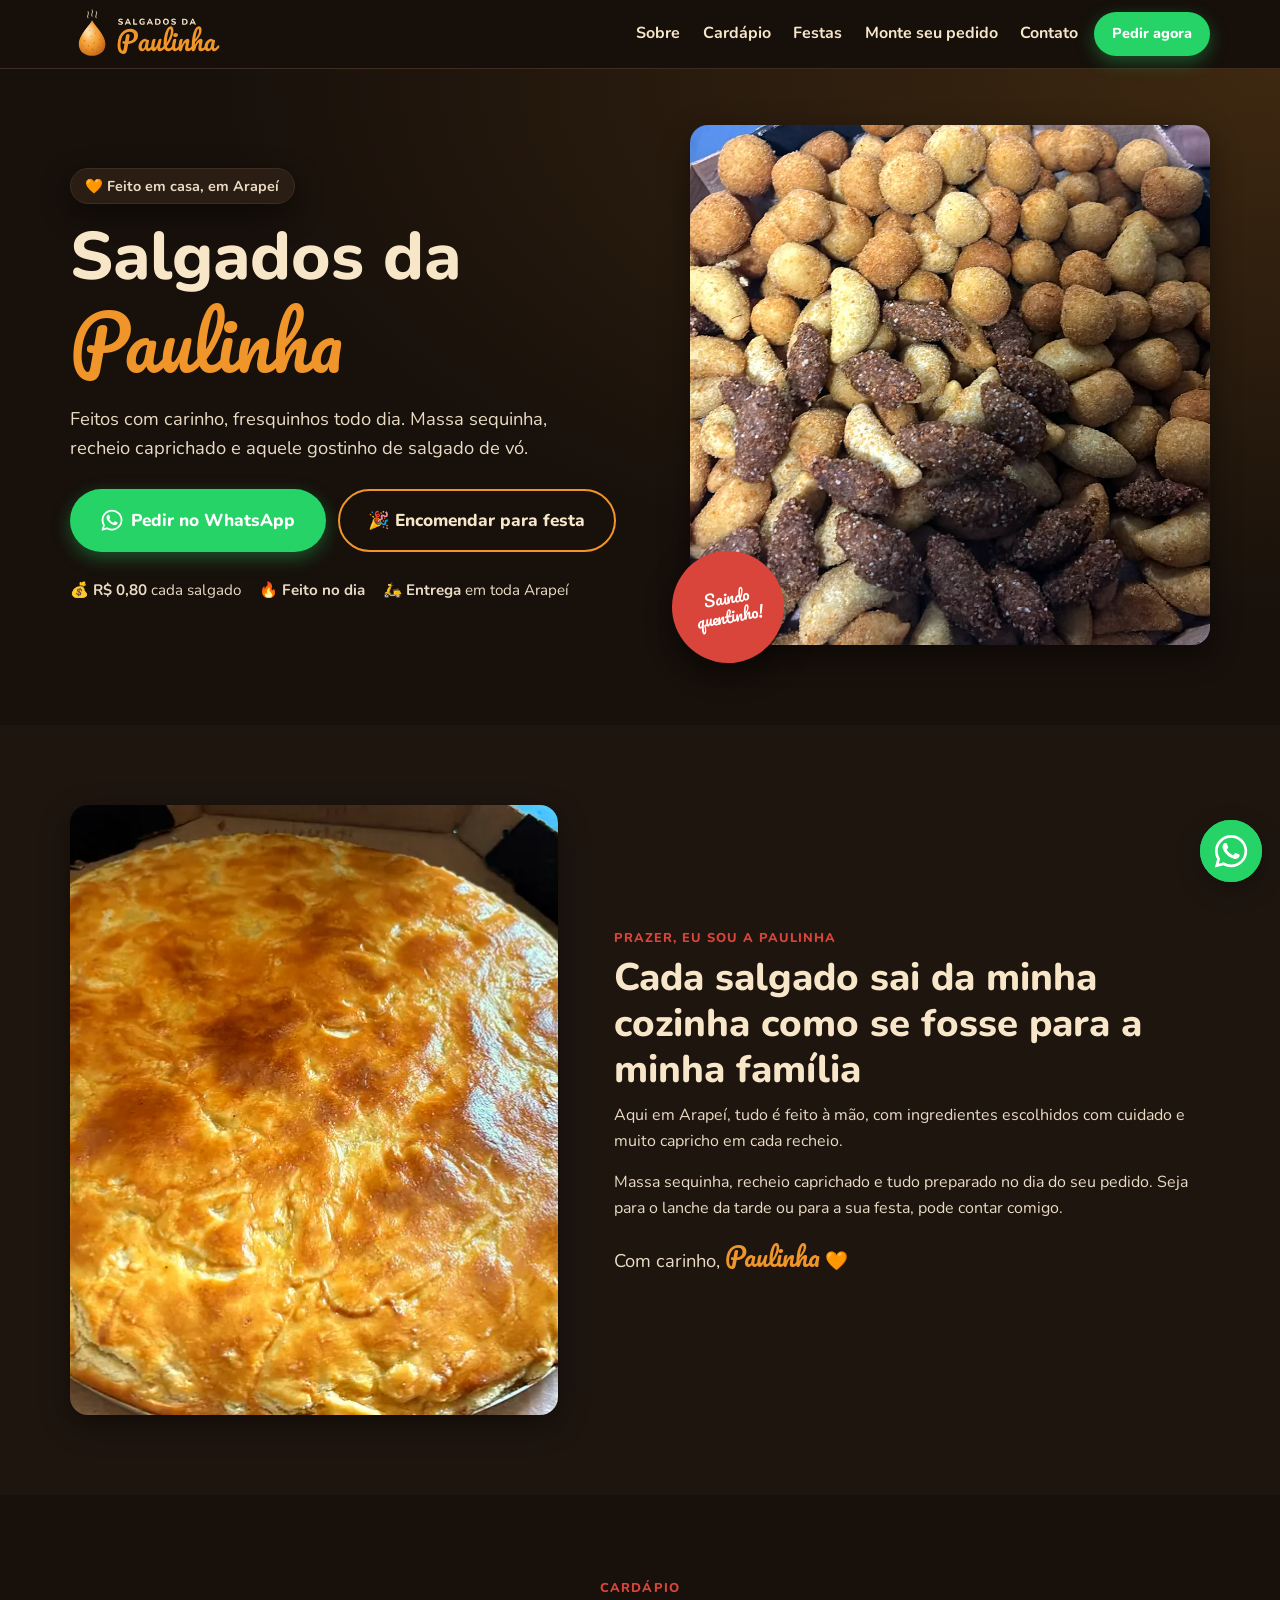
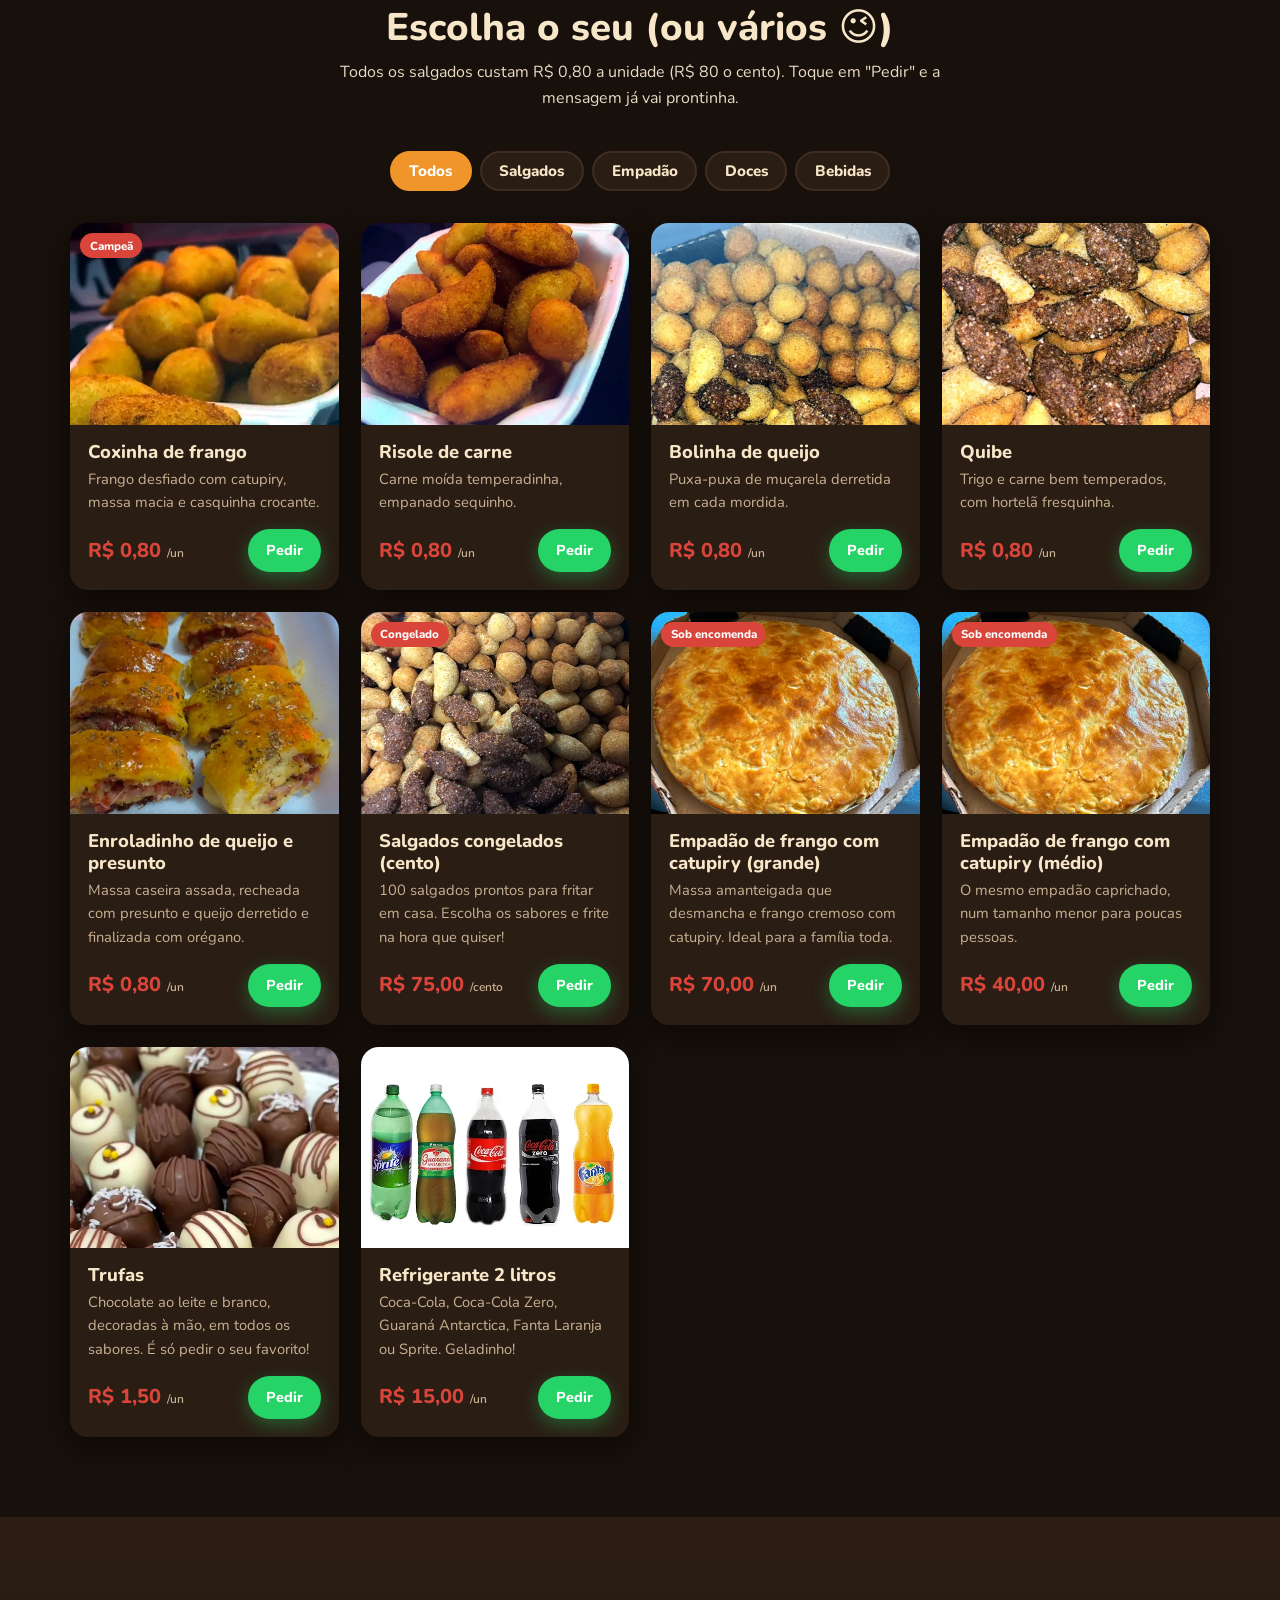
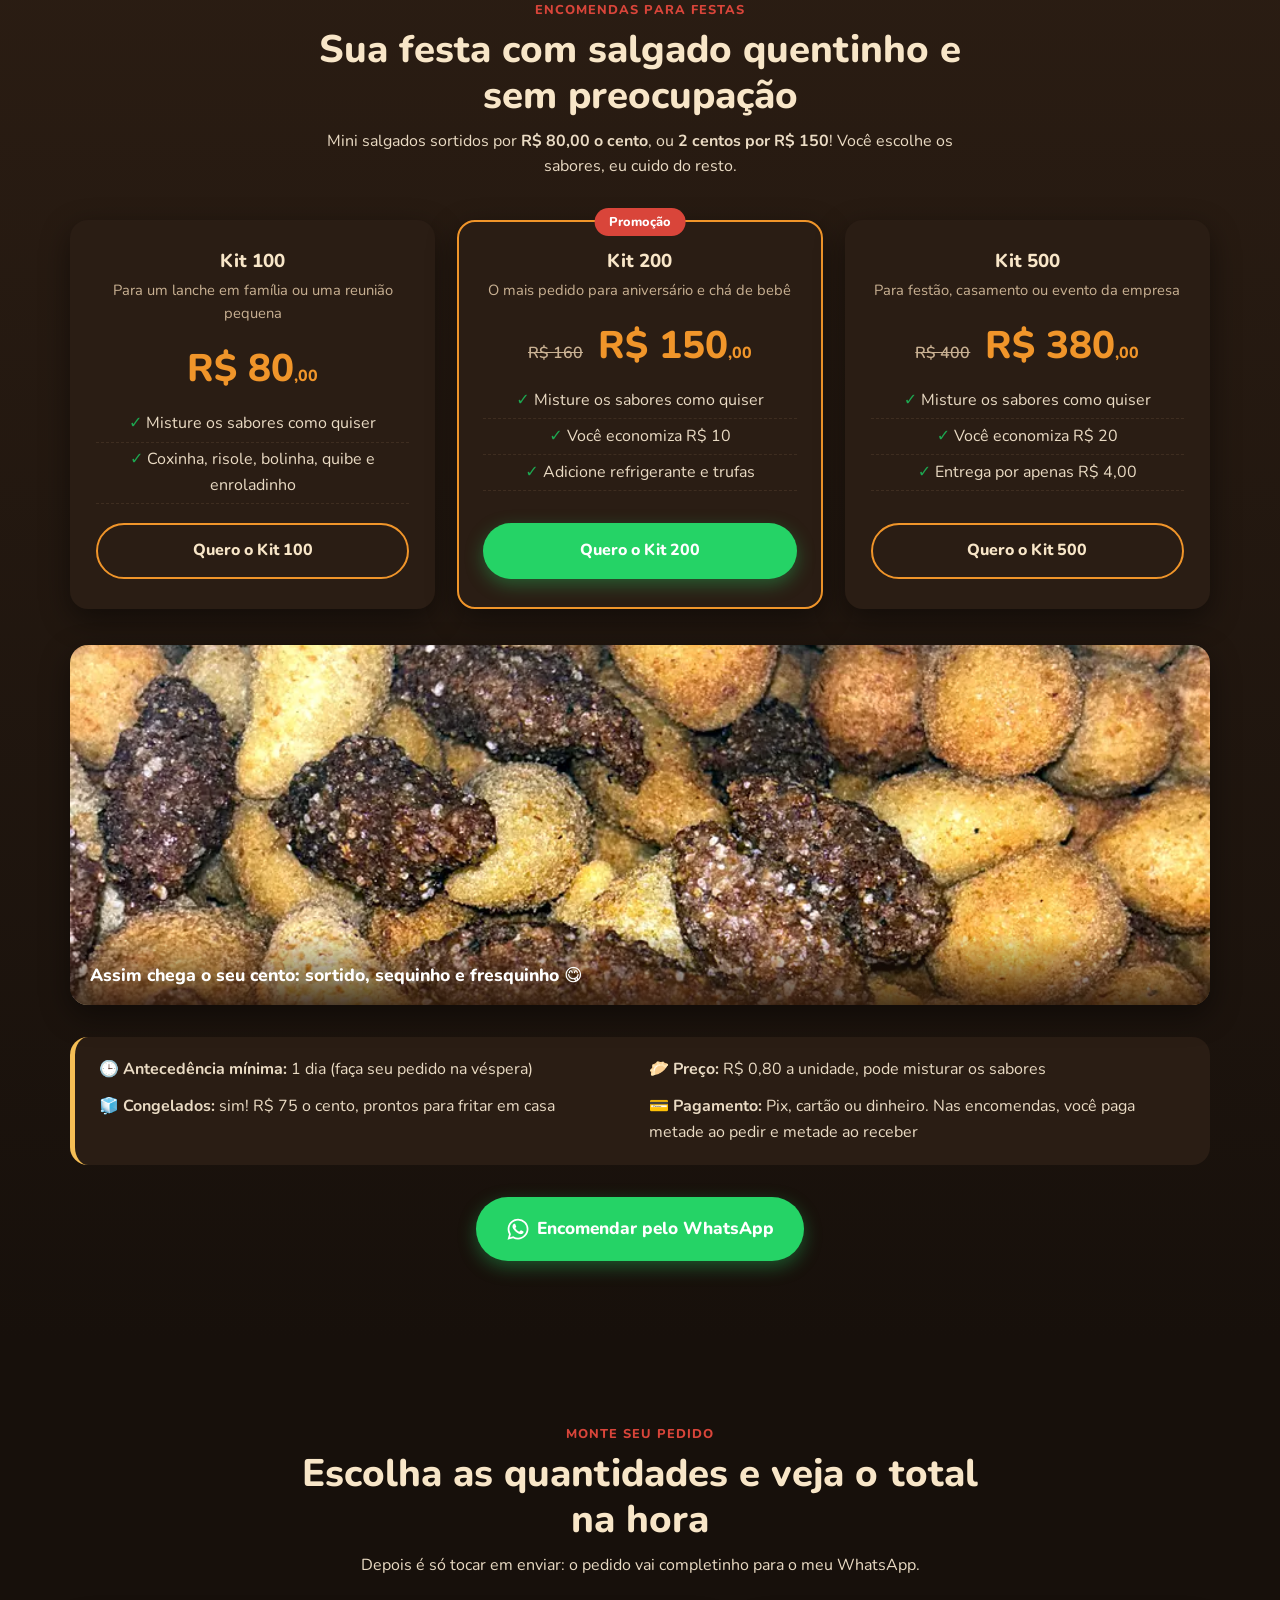
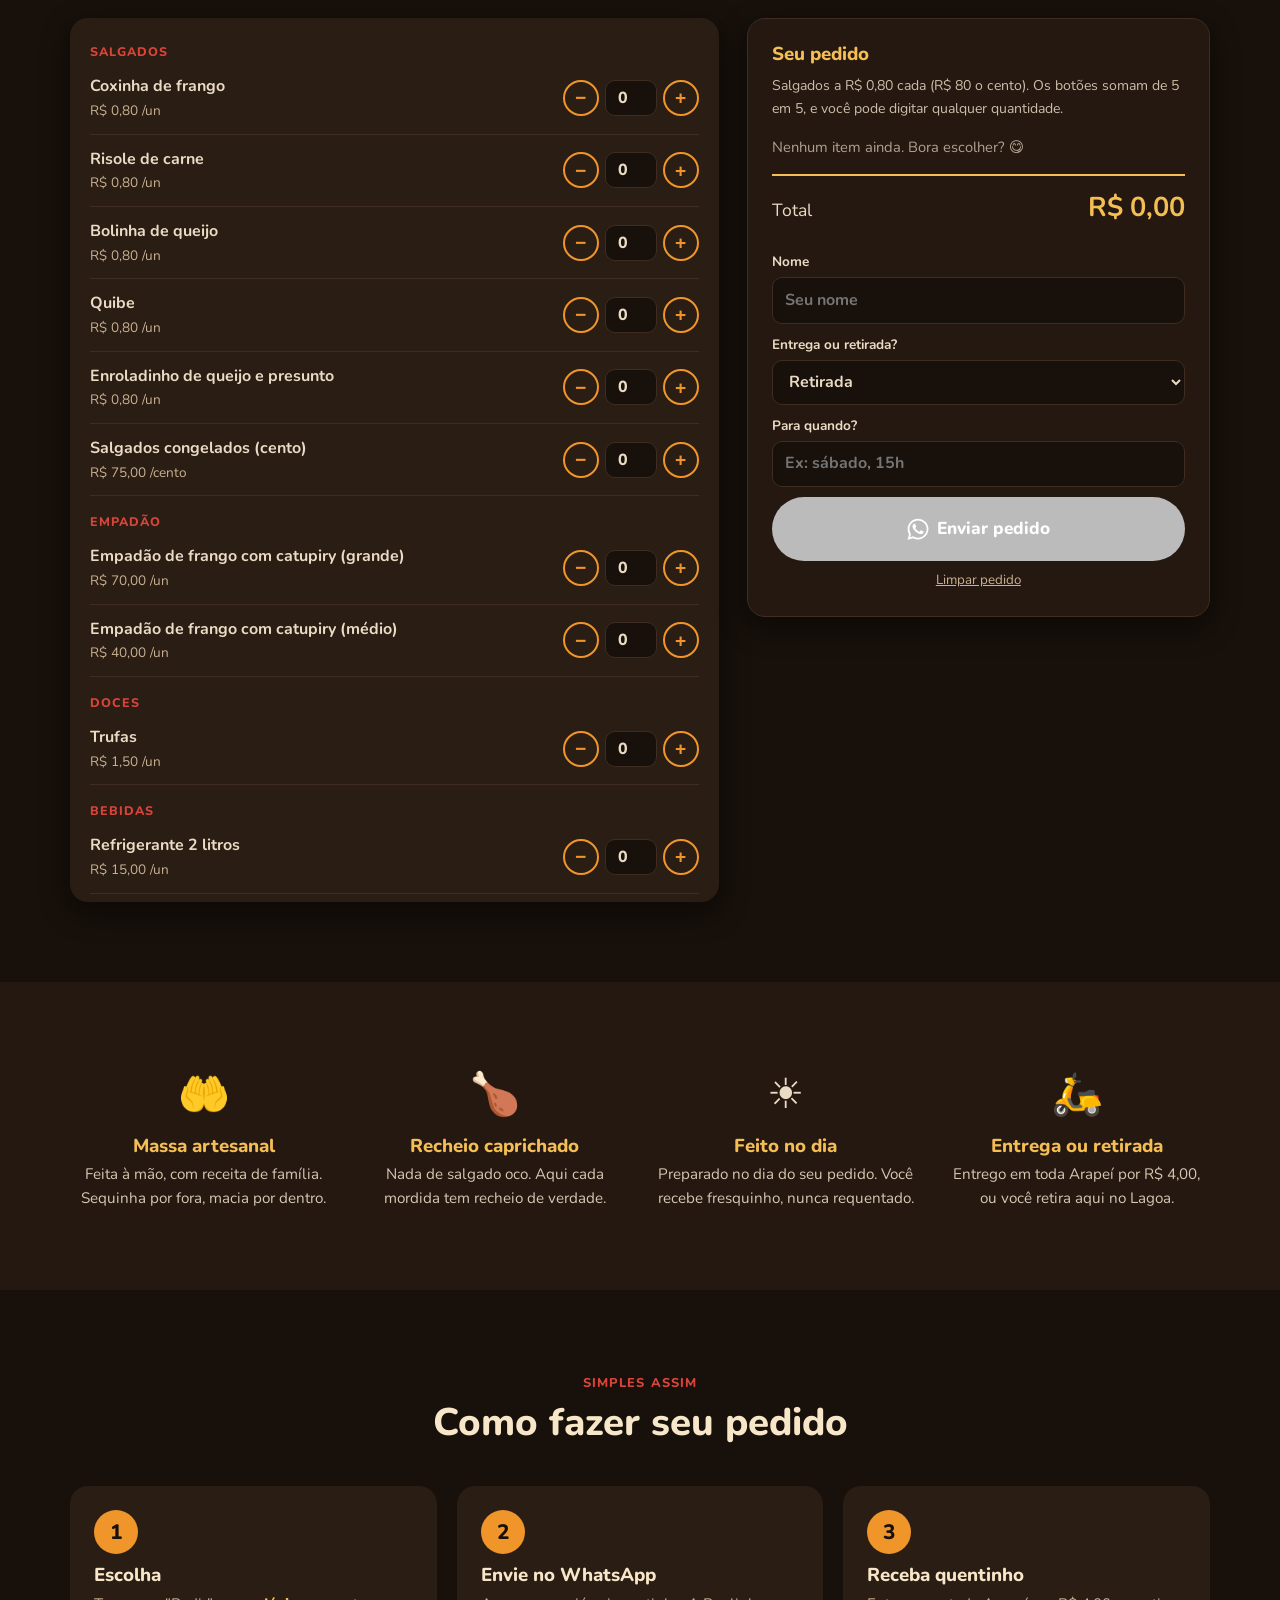
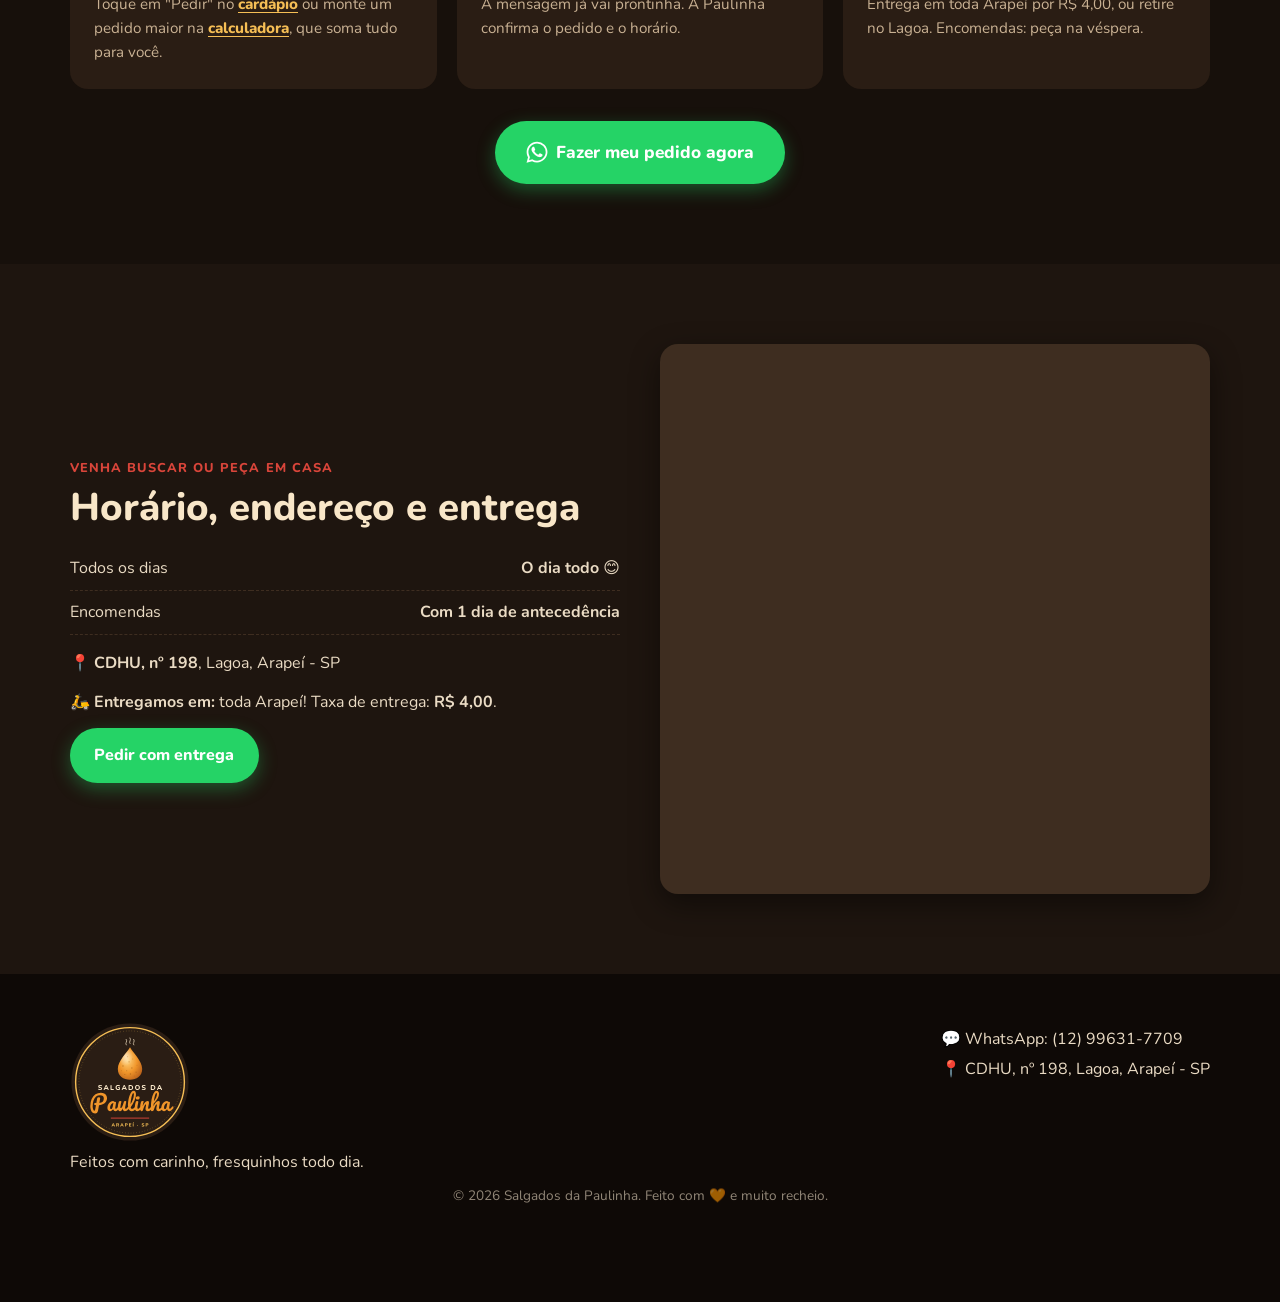
<file: salgados-paulinha/index.html>
<!doctype html>
<html lang="pt-BR">
<head>
<meta charset="utf-8">
<meta name="viewport" content="width=device-width, initial-scale=1">
<title>Salgados da Paulinha | Salgados fresquinhos e encomendas para festas</title>
<meta name="description" content="Salgados feitos com carinho, fresquinhos todo dia. Peça pelo WhatsApp: coxinha, risole, bolinha de queijo, quibe, enroladinho, empadão com catupiry e trufas e kits para festas.">
<meta name="theme-color" content="#17100B">
<link rel="preconnect" href="https://fonts.googleapis.com">
<link rel="preconnect" href="https://fonts.gstatic.com" crossorigin>
<link href="https://fonts.googleapis.com/css2?family=Pacifico&family=Nunito:wght@400;600;800&display=swap" rel="stylesheet">
<link rel="icon" href="logo/favicon.svg" type="image/svg+xml">
<link rel="stylesheet" href="style.css">
</head>
<body>

<header class="topo" id="topo">
  <div class="container topo__inner">
    <a href="#inicio" class="logo" aria-label="Salgados da Paulinha, voltar ao início"><img src="logo/logo-horizontal.svg" alt="Salgados da Paulinha" width="230" height="58"></a>
    <nav class="menu" id="menu" aria-label="Menu principal">
      <a href="#sobre">Sobre</a>
      <a href="#cardapio">Cardápio</a>
      <a href="#festas">Festas</a>
      <a href="#calculadora">Monte seu pedido</a>
      <a href="#contato">Contato</a>
    </nav>
    <a class="btn btn--wpp btn--sm topo__cta" data-wpp="Oi Paulinha! Quero fazer um pedido 😋" href="#">Pedir agora</a>
    <button class="menu-toggle" id="menuToggle" aria-label="Abrir menu" aria-expanded="false"><span></span><span></span><span></span></button>
  </div>
</header>

<main>
<!-- 1. HERO -->
<section class="hero" id="inicio">
  <div class="container hero__grid">
    <div class="hero__texto reveal">
      <span class="selo">🧡 Feito em casa, em Arapeí</span>
      <h1>Salgados da <span class="script">Paulinha</span></h1>
      <p class="hero__sub">Feitos com carinho, fresquinhos todo dia. Massa sequinha, recheio caprichado e aquele gostinho de salgado de vó.</p>
      <div class="hero__botoes">
        <a class="btn btn--wpp btn--lg" data-wpp="Oi Paulinha! Quero pedir uns salgados fresquinhos 😋" href="#">
          <svg class="ico" viewBox="0 0 24 24" aria-hidden="true"><use href="#i-wpp"/></svg> Pedir no WhatsApp</a>
        <a class="btn btn--outline btn--lg" href="#festas">🎉 Encomendar para festa</a>
      </div>
      <ul class="hero__provas">
        <li><strong>💰 R$ 0,80</strong> cada salgado</li>
        <li><strong>🔥 Feito no dia</strong></li>
        <li><strong>🛵 Entrega</strong> em toda Arapeí</li>
      </ul>
    </div>
    <div class="hero__foto reveal">
      <img class="hero__img" src="fotos/mix-salgados.webp" alt="Caixa cheia de salgados fritos sequinhos: coxinhas, bolinhas de queijo, risoles e quibes" width="953" height="1000" fetchpriority="high">
      <div class="hero__badge">Saindo<br>quentinho!</div>
    </div>
  </div>
</section>

<!-- 2. SOBRE -->
<section class="secao sobre" id="sobre">
  <div class="container sobre__grid">
    <img class="sobre__img reveal" src="fotos/empadao.webp" alt="Empadão de frango com catupiry feito pela Paulinha, dourado e brilhante" width="800" height="608" loading="lazy">
    <div class="reveal">
      <span class="kicker">Prazer, eu sou a Paulinha</span>
      <h2>Cada salgado sai da minha cozinha como se fosse para a minha família</h2>
      <p>Aqui em Arapeí, tudo é feito à mão, com ingredientes escolhidos com cuidado e muito capricho em cada recheio.</p>
      <p>Massa sequinha, recheio caprichado e tudo preparado no dia do seu pedido. Seja para o lanche da tarde ou para a sua festa, pode contar comigo.</p>
      <p class="assinatura">Com carinho, <span class="script">Paulinha</span> 🧡</p>
    </div>
  </div>
</section>

<!-- 3. CARDÁPIO -->
<section class="secao cardapio" id="cardapio">
  <div class="container">
    <div class="secao__topo reveal">
      <span class="kicker">Cardápio</span>
      <h2>Escolha o seu (ou vários 😉)</h2>
      <p>Todos os salgados custam R$ 0,80 a unidade (R$ 80 o cento). Toque em "Pedir" e a mensagem já vai prontinha.</p>
    </div>
    <div class="abas" role="tablist" id="abas">
      <button class="aba ativa" data-cat="todos" role="tab">Todos</button>
      <button class="aba" data-cat="fritos" role="tab">Salgados</button>
      <button class="aba" data-cat="empadao" role="tab">Empadão</button>
      <button class="aba" data-cat="doces" role="tab">Doces</button>
      <button class="aba" data-cat="bebidas" role="tab">Bebidas</button>
    </div>
    <div class="cards" id="cards"></div>
  </div>
</section>

<!-- 4. FESTAS -->
<section class="secao festas" id="festas">
  <div class="container">
    <div class="secao__topo reveal">
      <span class="kicker">Encomendas para festas</span>
      <h2>Sua festa com salgado quentinho e sem preocupação</h2>
      <p>Mini salgados sortidos por <strong>R$ 80,00 o cento</strong>, ou <strong>2 centos por R$ 150</strong>! Você escolhe os sabores, eu cuido do resto.</p>
    </div>
    <div class="kits">
      <article class="kit reveal">
        <h3>Kit 100</h3>
        <p class="kit__desc">Para um lanche em família ou uma reunião pequena</p>
        <p class="kit__preco">R$ 80<small>,00</small></p>
        <ul><li>Misture os sabores como quiser</li><li>Coxinha, risole, bolinha, quibe e enroladinho</li></ul>
        <a class="btn btn--outline" data-wpp="Oi Paulinha! Quero encomendar o Kit 100 mini salgados para festa 🎉 Para o dia: " href="#">Quero o Kit 100</a>
      </article>
      <article class="kit kit--destaque reveal">
        <span class="kit__tag">Promoção</span>
        <h3>Kit 200</h3>
        <p class="kit__desc">O mais pedido para aniversário e chá de bebê</p>
        <p class="kit__preco"><s class="kit__de">R$ 160</s> R$ 150<small>,00</small></p>
        <ul><li>Misture os sabores como quiser</li><li>Você economiza R$ 10</li><li>Adicione refrigerante e trufas</li></ul>
        <a class="btn btn--wpp" data-wpp="Oi Paulinha! Quero encomendar o Kit 200 mini salgados para festa 🎉 Para o dia: " href="#">Quero o Kit 200</a>
      </article>
      <article class="kit reveal">
        <h3>Kit 500</h3>
        <p class="kit__desc">Para festão, casamento ou evento da empresa</p>
        <p class="kit__preco"><s class="kit__de">R$ 400</s> R$ 380<small>,00</small></p>
        <ul><li>Misture os sabores como quiser</li><li>Você economiza R$ 20</li><li>Entrega por apenas R$ 4,00</li></ul>
        <a class="btn btn--outline" data-wpp="Oi Paulinha! Quero encomendar o Kit 500 mini salgados para festa 🎉 Para o dia: " href="#">Quero o Kit 500</a>
      </article>
    </div>
    <figure class="festas__foto reveal">
      <img src="fotos/salgados-closeup.webp" alt="Mini salgados sortidos para festa: quibes, risoles, coxinhas e bolinhas" width="937" height="1000" loading="lazy">
      <figcaption>Assim chega o seu cento: sortido, sequinho e fresquinho 😋</figcaption>
    </figure>
    <div class="festas__info reveal">
      <div>🕒 <strong>Antecedência mínima:</strong> 1 dia (faça seu pedido na véspera)</div>
      <div>🥟 <strong>Preço:</strong> R$ 0,80 a unidade, pode misturar os sabores</div>
      <div>🧊 <strong>Congelados:</strong> sim! R$ 75 o cento, prontos para fritar em casa</div>
      <div>💳 <strong>Pagamento:</strong> Pix, cartão ou dinheiro. Nas encomendas, você paga metade ao pedir e metade ao receber</div>
    </div>
    <div class="centro reveal">
      <a class="btn btn--wpp btn--lg" data-wpp="Oi Paulinha! Quero fazer uma encomenda para festa 🎉&#10;Data: &#10;Quantidade: &#10;Sabores: &#10;Entrega ou retirada: " href="#">
        <svg class="ico" viewBox="0 0 24 24" aria-hidden="true"><use href="#i-wpp"/></svg> Encomendar pelo WhatsApp</a>
    </div>
  </div>
</section>

<!-- CALCULADORA -->
<section class="secao calc" id="calculadora">
  <div class="container">
    <div class="secao__topo reveal">
      <span class="kicker">Monte seu pedido</span>
      <h2>Escolha as quantidades e veja o total na hora</h2>
      <p>Depois é só tocar em enviar: o pedido vai completinho para o meu WhatsApp.</p>
    </div>
    <div class="calc__grid">
      <div class="calc__lista reveal" id="calcLista"></div>
      <aside class="calc__resumo reveal" aria-live="polite">
        <h3>Seu pedido</h3>
        <p class="calc__dica">Salgados a R$ 0,80 cada (R$ 80 o cento). Os botões somam de 5 em 5, e você pode digitar qualquer quantidade.</p>
        <ul id="calcItens" class="calc__itens"><li class="vazio">Nenhum item ainda. Bora escolher? 😋</li></ul>
        <div class="calc__total"><span>Total</span><strong id="calcTotal">R$ 0,00</strong></div>
        <label class="campo">Nome<input id="calcNome" type="text" placeholder="Seu nome" autocomplete="name"></label>
        <label class="campo">Entrega ou retirada?
          <select id="calcEntrega"><option>Retirada</option><option>Entrega (+ R$ 4,00)</option></select></label>
        <label class="campo">Para quando?<input id="calcData" type="text" placeholder="Ex: sábado, 15h"></label>
        <a class="btn btn--wpp btn--lg btn--full" id="calcEnviar" href="#" target="_blank" rel="noopener" aria-disabled="true">
          <svg class="ico" viewBox="0 0 24 24" aria-hidden="true"><use href="#i-wpp"/></svg> Enviar pedido</a>
        <button class="link" id="calcLimpar" type="button">Limpar pedido</button>
      </aside>
    </div>
  </div>
</section>

<!-- 5. DIFERENCIAIS -->
<section class="secao difs">
  <div class="container difs__grid">
    <div class="dif reveal"><span>🤲</span><h3>Massa artesanal</h3><p>Feita à mão, com receita de família. Sequinha por fora, macia por dentro.</p></div>
    <div class="dif reveal"><span>🍗</span><h3>Recheio caprichado</h3><p>Nada de salgado oco. Aqui cada mordida tem recheio de verdade.</p></div>
    <div class="dif reveal"><span>☀️</span><h3>Feito no dia</h3><p>Preparado no dia do seu pedido. Você recebe fresquinho, nunca requentado.</p></div>
    <div class="dif reveal"><span>🛵</span><h3>Entrega ou retirada</h3><p>Entrego em toda Arapeí por R$ 4,00, ou você retira aqui no Lagoa.</p></div>
  </div>
</section>

<!-- 6. COMO PEDIR -->
<section class="secao passos">
  <div class="container">
    <div class="secao__topo reveal">
      <span class="kicker">Simples assim</span>
      <h2>Como fazer seu pedido</h2>
    </div>
    <ol class="passos__lista">
      <li class="passo reveal"><span class="passo__n">1</span><h3>Escolha</h3><p>Toque em "Pedir" no <a href="#cardapio">cardápio</a> ou monte um pedido maior na <a href="#calculadora">calculadora</a>, que soma tudo para você.</p></li>
      <li class="passo reveal"><span class="passo__n">2</span><h3>Envie no WhatsApp</h3><p>A mensagem já vai prontinha. A Paulinha confirma o pedido e o horário.</p></li>
      <li class="passo reveal"><span class="passo__n">3</span><h3>Receba quentinho</h3><p>Entrega em toda Arapeí por R$ 4,00, ou retire no Lagoa. Encomendas: peça na véspera.</p></li>
    </ol>
    <div class="centro reveal">
      <a class="btn btn--wpp btn--lg" data-wpp="Oi Paulinha! Quero fazer um pedido 😋" href="#">
        <svg class="ico" viewBox="0 0 24 24" aria-hidden="true"><use href="#i-wpp"/></svg> Fazer meu pedido agora</a>
    </div>
  </div>
</section>

<!-- 7. CONTATO -->
<section class="secao contato" id="contato">
  <div class="container contato__grid">
    <div class="reveal">
      <span class="kicker">Venha buscar ou peça em casa</span>
      <h2>Horário, endereço e entrega</h2>
      <table class="horarios">
        <tr><td>Todos os dias</td><td>O dia todo 😊</td></tr>
        <tr><td>Encomendas</td><td>Com 1 dia de antecedência</td></tr>
      </table>
      <p>📍 <strong>CDHU, nº 198</strong>, Lagoa, Arapeí - SP</p>
      <p>🛵 <strong>Entregamos em:</strong> toda Arapeí! Taxa de entrega: <strong>R$ 4,00</strong>.</p>
      <a class="btn btn--wpp" data-wpp="Oi Paulinha! Quero pedir com entrega 🛵 Meu endereço é: " href="#">Pedir com entrega</a>
    </div>
    <div class="mapa reveal">
      <iframe title="Mapa com a localização dos Salgados da Paulinha" loading="lazy" referrerpolicy="no-referrer-when-downgrade"
        src="https://www.google.com/maps?q=CDHU%20198%2C%20Lagoa%2C%20Arape%C3%AD%20-%20SP&output=embed"></iframe>
    </div>
  </div>
</section>
</main>

<!-- 8. RODAPÉ -->
<footer class="rodape">
  <div class="container rodape__grid">
    <div>
      <img class="rodape__logo" src="logo/logo-selo.svg" alt="Salgados da Paulinha" width="120" height="120" loading="lazy">
      <p>Feitos com carinho, fresquinhos todo dia.</p>
    </div>
    <div>
      <p><a data-wpp="Oi Paulinha! 😊" href="#">💬 WhatsApp: (12) 99631-7709</a></p>
            <p>📍 CDHU, nº 198, Lagoa, Arapeí - SP</p>
    </div>
  </div>
  <p class="rodape__copy">© <span id="ano"></span> Salgados da Paulinha. Feito com 🧡 e muito recheio.</p>
</footer>

<a class="wpp-flutuante" data-wpp="Oi Paulinha! Quero fazer um pedido 😋" href="#" aria-label="Pedir pelo WhatsApp">
  <svg viewBox="0 0 24 24" aria-hidden="true"><use href="#i-wpp"/></svg>
</a>

<svg width="0" height="0" style="position:absolute">
  <symbol id="i-wpp" viewBox="0 0 24 24"><path fill="currentColor" d="M17.47 14.38c-.3-.15-1.76-.87-2.03-.97-.27-.1-.47-.15-.67.15-.2.3-.77.97-.94 1.17-.17.2-.35.22-.64.07-.3-.15-1.26-.46-2.4-1.48-.89-.79-1.49-1.77-1.66-2.07-.17-.3-.02-.46.13-.61.13-.13.3-.35.45-.52.15-.17.2-.3.3-.5.1-.2.05-.37-.02-.52-.08-.15-.67-1.62-.92-2.22-.24-.58-.49-.5-.67-.51h-.57c-.2 0-.52.07-.8.37-.27.3-1.04 1.02-1.04 2.48s1.07 2.88 1.21 3.08c.15.2 2.1 3.2 5.08 4.49.71.31 1.26.49 1.7.63.71.22 1.36.19 1.87.12.57-.09 1.76-.72 2-1.41.25-.7.25-1.29.17-1.41-.07-.13-.27-.2-.57-.35M12.05 21.5h-.01a9.4 9.4 0 0 1-4.8-1.31l-.34-.2-3.56.93.95-3.47-.22-.36a9.4 9.4 0 0 1-1.44-5.01c0-5.2 4.23-9.43 9.44-9.43a9.4 9.4 0 0 1 9.43 9.44c0 5.2-4.23 9.42-9.45 9.42m8.03-17.46A11.3 11.3 0 0 0 12.05.72C5.8.72.7 5.8.7 12.06c0 2 .52 3.95 1.52 5.67L.6 23.64l6.05-1.59a11.3 11.3 0 0 0 5.4 1.38h.01c6.25 0 11.34-5.09 11.35-11.34 0-3.03-1.18-5.88-3.33-8.03"/></symbol>
</svg>

<script src="script.js" defer></script>
</body>
</html>
</file>
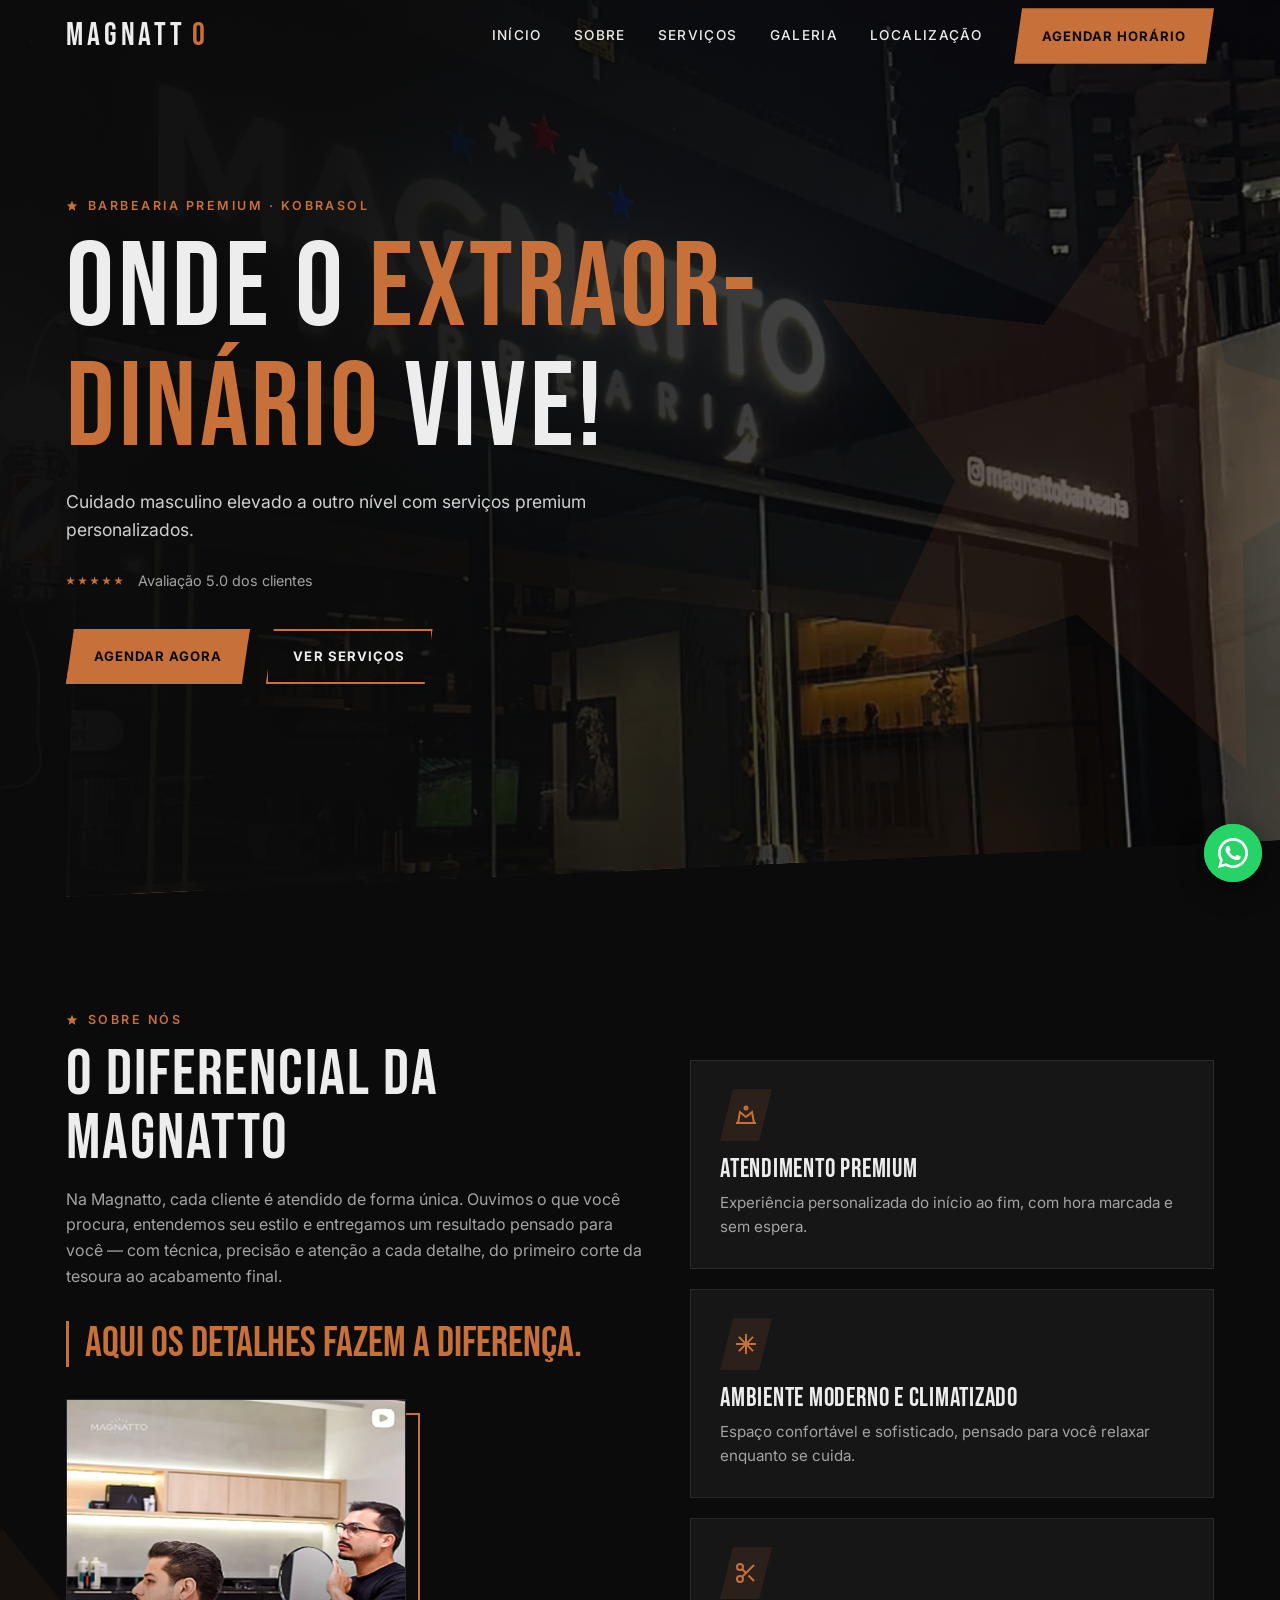
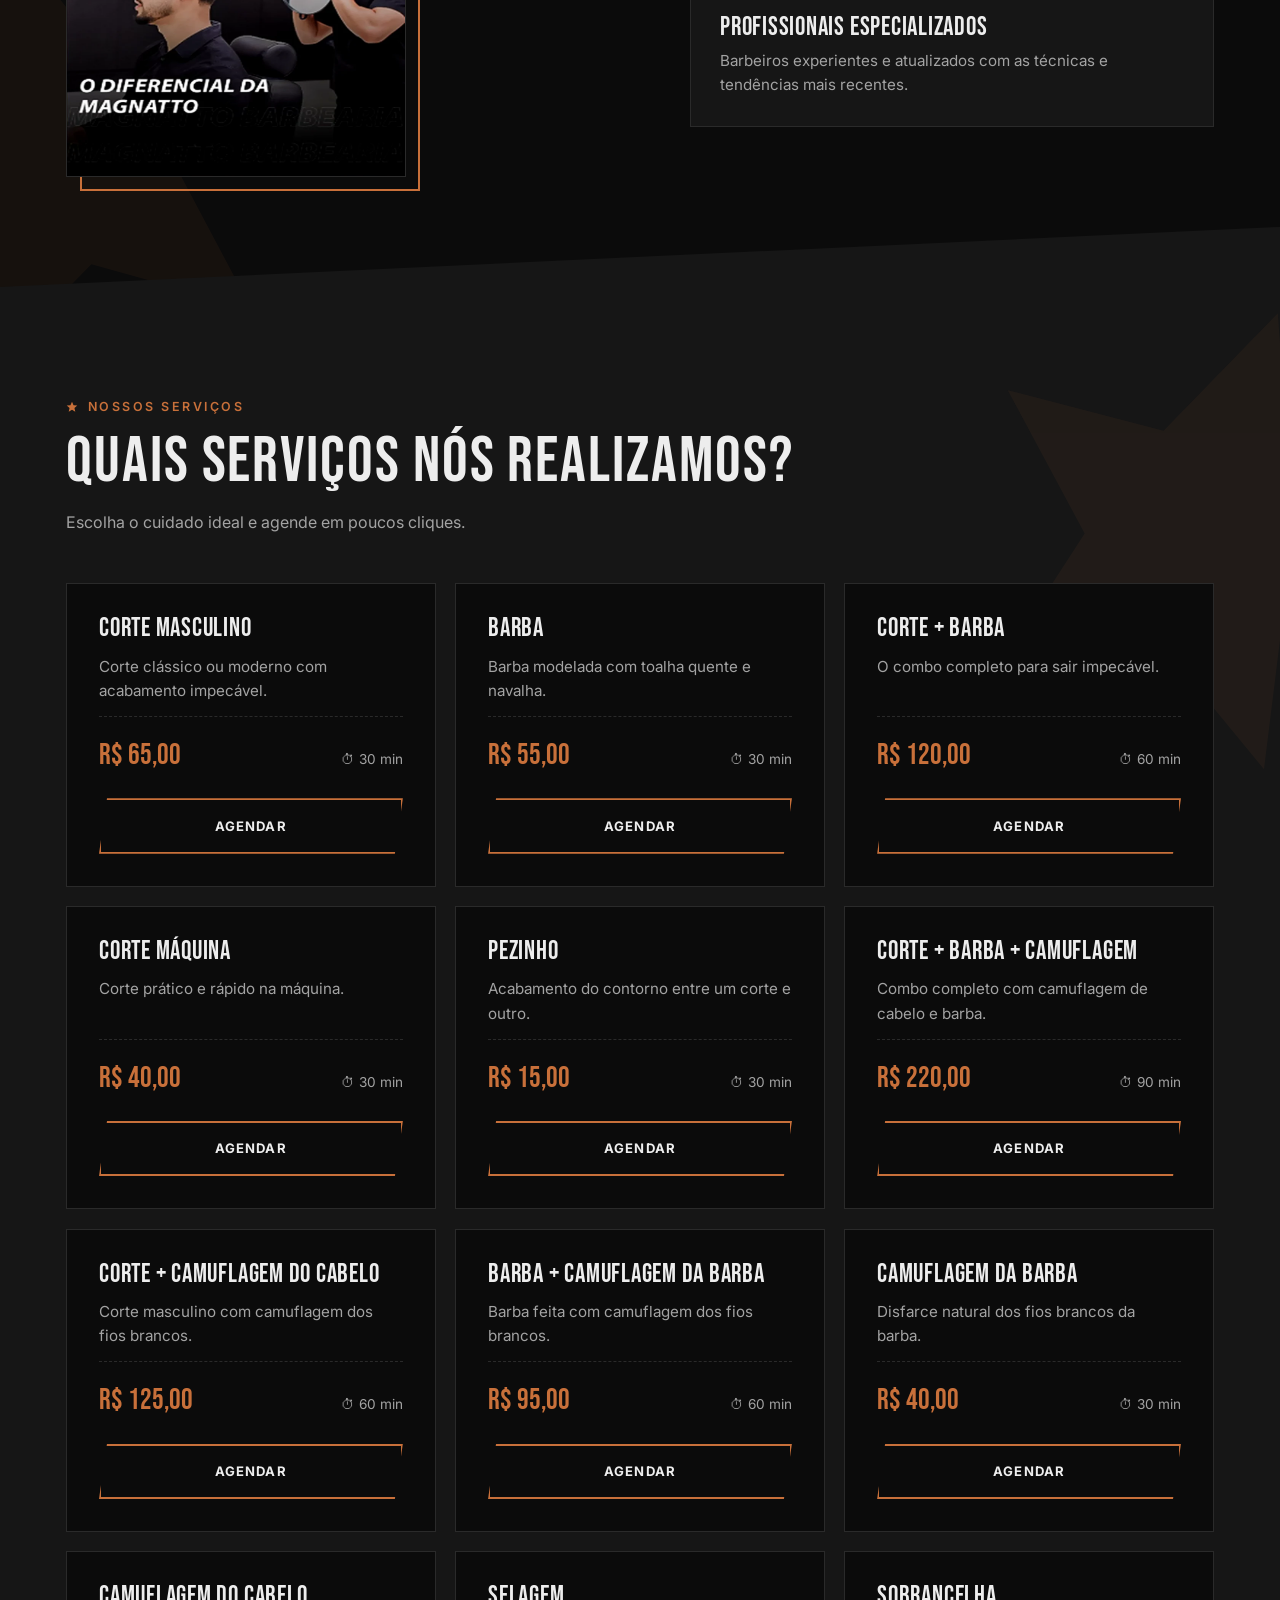
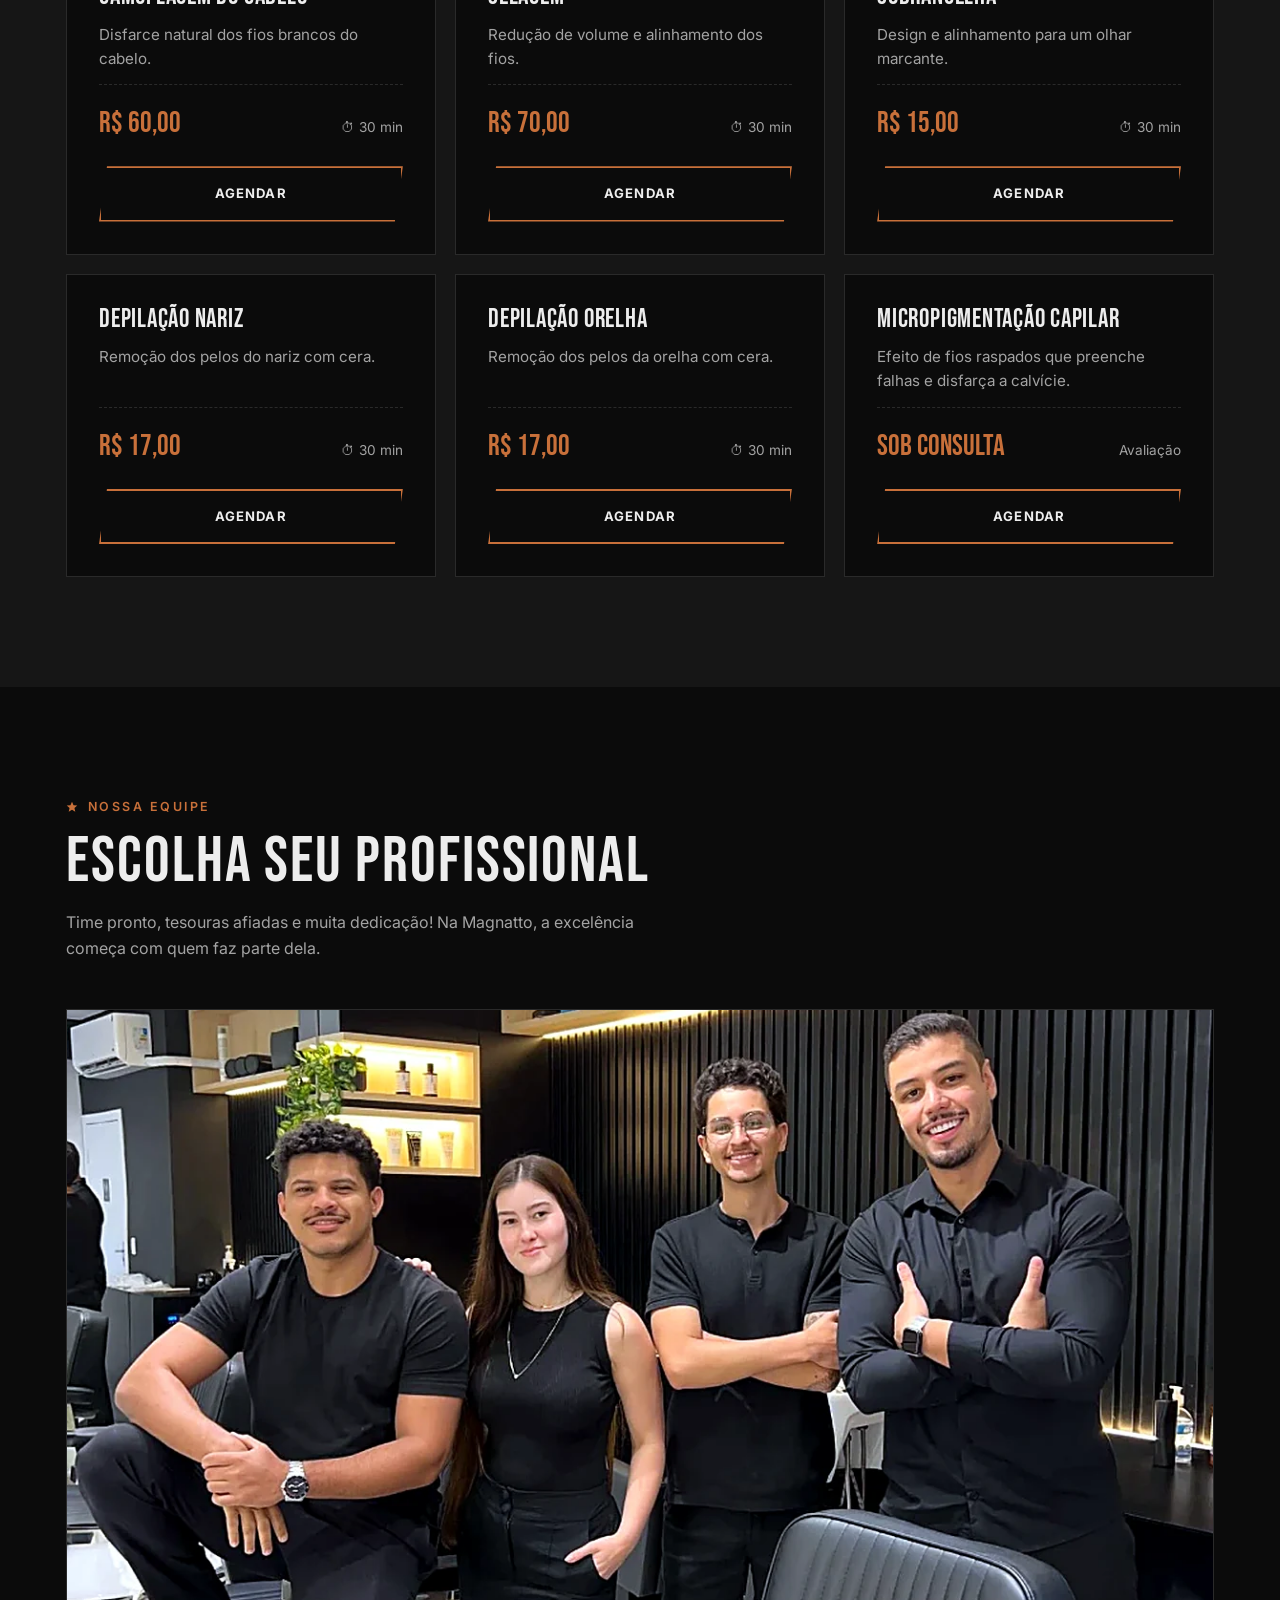
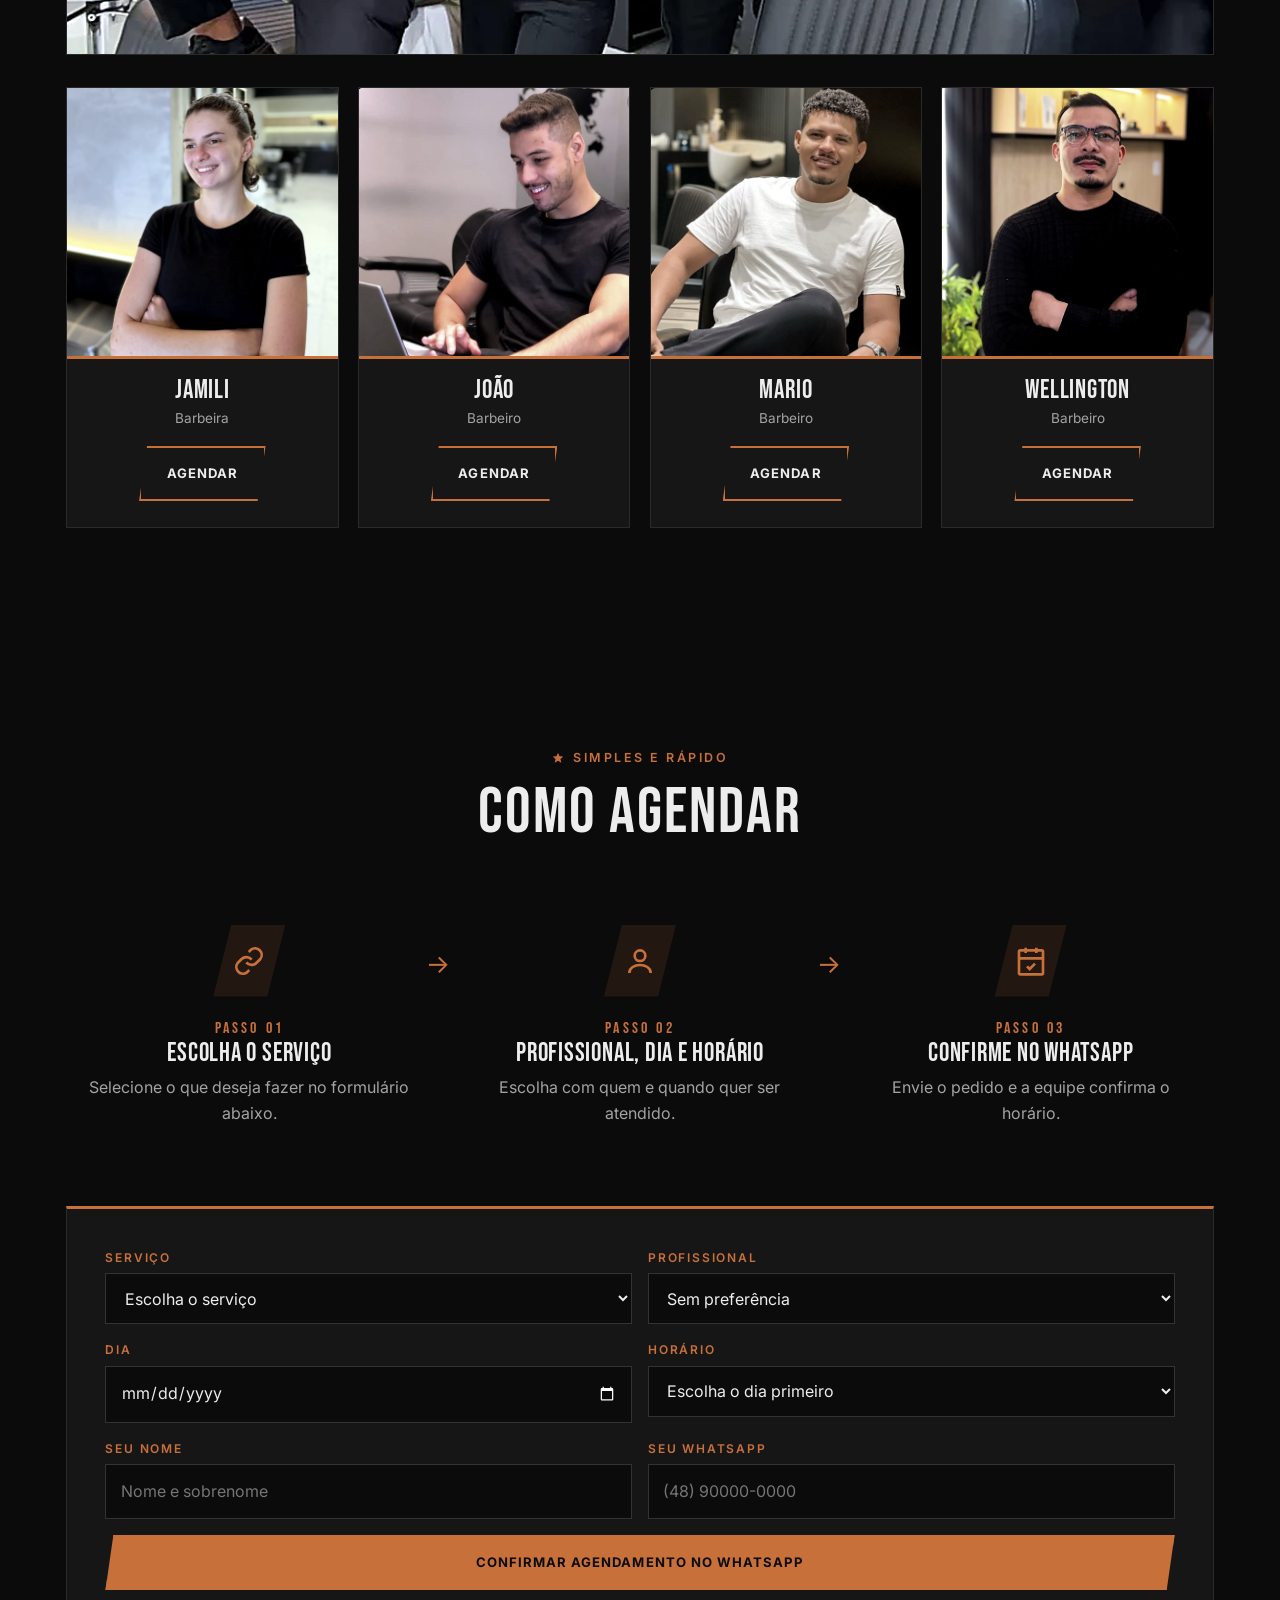
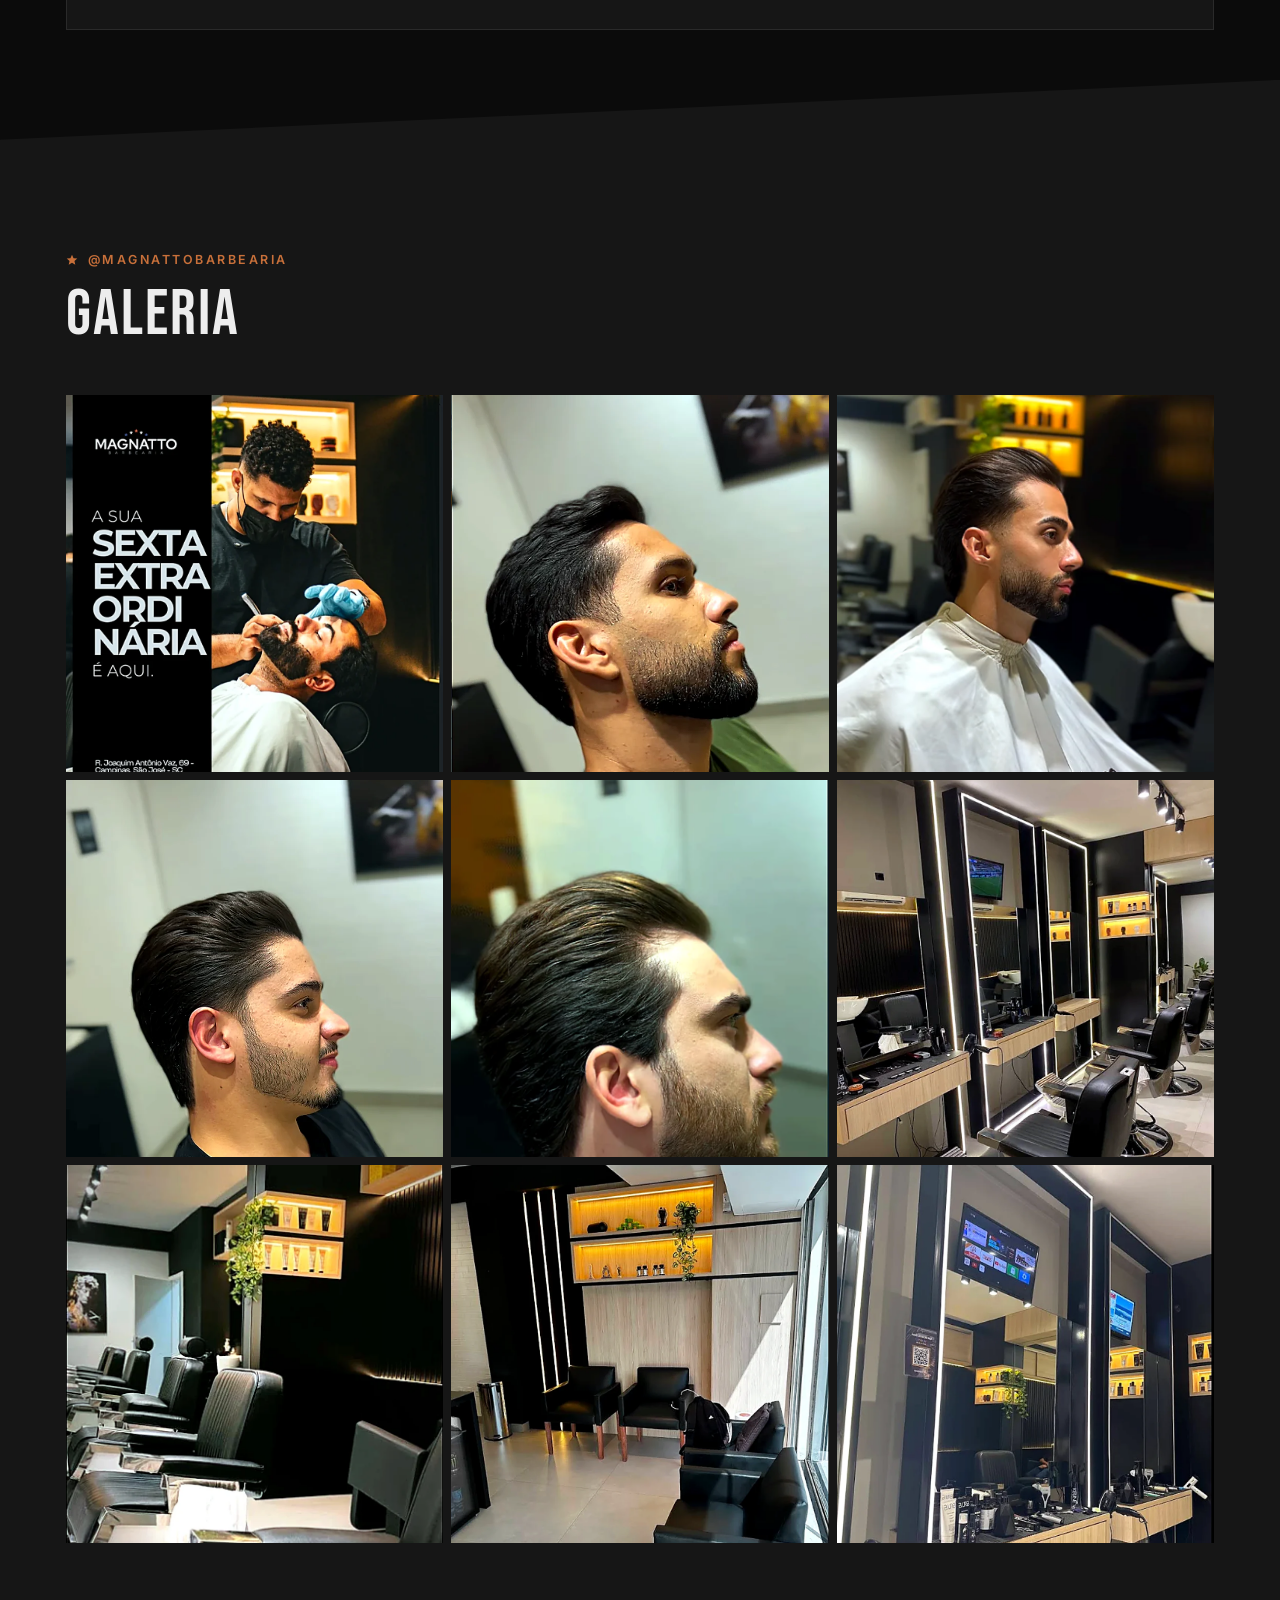
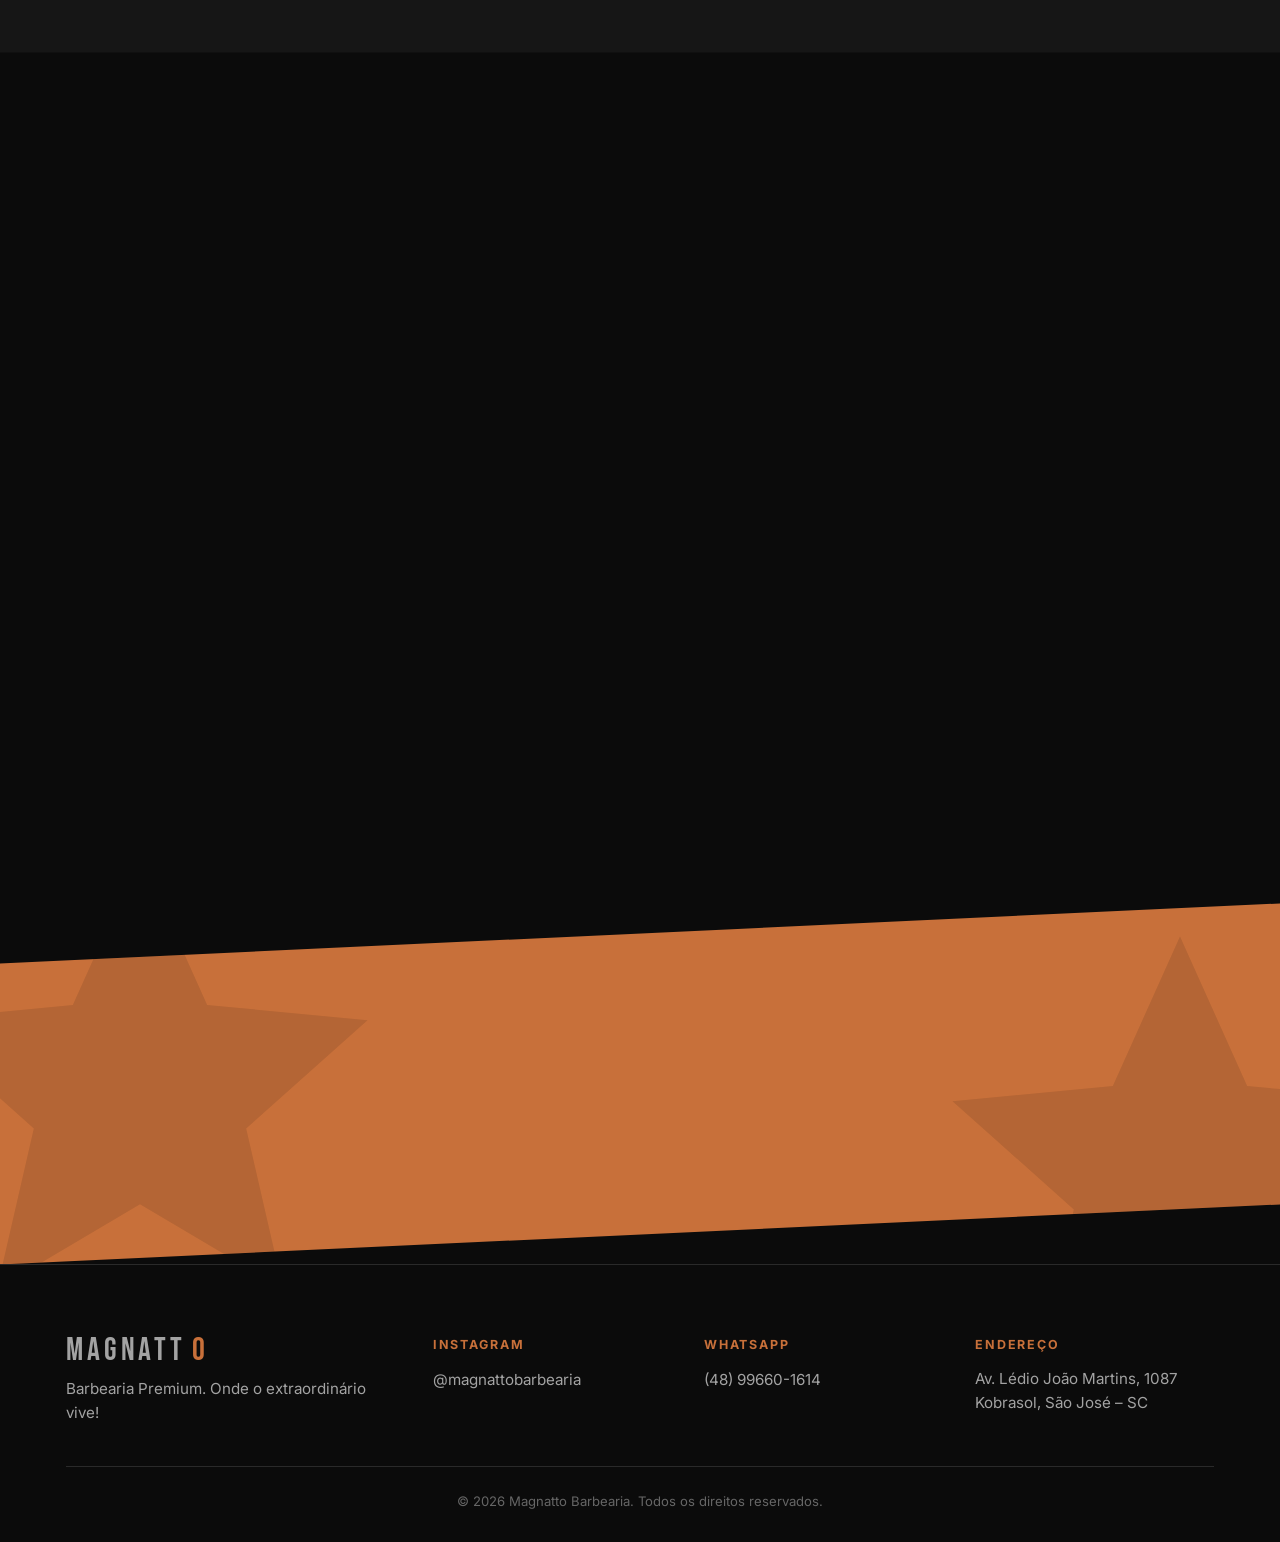
<file: magnatto.html>
<!DOCTYPE html>
<html lang="pt-BR">
<head>
<meta charset="UTF-8">
<meta name="viewport" content="width=device-width, initial-scale=1.0">
<title>Magnatto Barbearia Premium | Kobrasol, São José – SC</title>
<meta name="description" content="Magnatto Barbearia Premium no Kobrasol, São José – SC. Corte, barba, sobrancelha e pigmentação com atendimento personalizado. Agende seu horário online.">
<meta name="theme-color" content="#0B0B0B">
<meta property="og:type" content="website">
<meta property="og:locale" content="pt_BR">
<meta property="og:title" content="Magnatto Barbearia Premium | Kobrasol, São José – SC">
<meta property="og:description" content="Onde o extraordinário vive! Cuidado masculino elevado a outro nível com serviços premium personalizados.">
<meta property="og:site_name" content="Magnatto Barbearia">
<meta property="og:url" content="https://magnattobarbearia.netlify.app/">
<meta property="og:image" content="https://magnattobarbearia.netlify.app/img/fachada.webp">
<meta name="twitter:card" content="summary_large_image">
<link rel="canonical" href="https://magnattobarbearia.netlify.app/">
<link rel="preconnect" href="https://fonts.googleapis.com">
<link rel="preconnect" href="https://fonts.gstatic.com" crossorigin>
<link href="https://fonts.googleapis.com/css2?family=Bebas+Neue&family=Inter:wght@400;500;600;700&display=swap" rel="stylesheet">
<style>
:root{
  --bg:#0B0B0B;--bg2:#161616;--cobre:#C8703A;--cobre2:#e08a52;
  --txt:#EDEDED;--muted:#A3A3A3;--line:#2a2a2a;
  --cut:60px;
  --star:url("data:image/svg+xml,%3Csvg xmlns='http://www.w3.org/2000/svg' viewBox='0 0 24 24'%3E%3Cpath d='M12 1.5l3.1 6.9 7.4.7-5.6 5 1.7 7.4L12 17.6 5.4 21.5l1.7-7.4-5.6-5 7.4-.7z'/%3E%3C/svg%3E");
}
*{margin:0;padding:0;box-sizing:border-box}
html{scroll-behavior:smooth;scroll-padding-top:72px}
body{background:var(--bg);color:var(--txt);font-family:Inter,system-ui,sans-serif;line-height:1.6;overflow-x:hidden}
img{max-width:100%;display:block}
a{color:inherit;text-decoration:none}
h1,h2,h3,.logo{font-family:"Bebas Neue",Oswald,Impact,sans-serif;text-transform:uppercase;letter-spacing:.03em;line-height:1;font-weight:400}
h2{font-size:clamp(2.4rem,7vw,4rem)}
h3{font-size:1.6rem}
.wrap{width:100%;max-width:1180px;margin:0 auto;padding:0 16px}
.eyebrow{color:var(--cobre);font-weight:600;letter-spacing:.2em;text-transform:uppercase;font-size:.78rem;display:flex;align-items:center;gap:.6rem;margin-bottom:.8rem}
.eyebrow::before{content:"";width:12px;height:12px;background:var(--cobre);-webkit-mask:var(--star) center/contain no-repeat;mask:var(--star) center/contain no-repeat}
.lead{color:var(--muted);max-width:620px;margin-top:1rem}
.btn{display:inline-flex;align-items:center;justify-content:center;gap:.5rem;padding:.95rem 1.6rem;font-weight:700;text-transform:uppercase;letter-spacing:.08em;font-size:.82rem;border:2px solid var(--cobre);background:var(--cobre);color:#0B0B0B;transition:.25s;cursor:pointer;clip-path:polygon(8px 0,100% 0,calc(100% - 8px) 100%,0 100%)}
.btn:hover{background:var(--cobre2);border-color:var(--cobre2);transform:translateY(-2px)}
.btn.ghost{background:transparent;color:var(--txt)}
.btn.ghost:hover{background:var(--cobre);color:#0B0B0B}
.btn.dark{background:#0B0B0B;border-color:#0B0B0B;color:var(--txt)}
.btn.dark:hover{background:#222;border-color:#222}

/* Seções */
section{position:relative;padding:110px 0;overflow:hidden}
.alt{background:var(--bg2)}
.diag-top{clip-path:polygon(0 var(--cut),100% 0,100% 100%,0 100%);margin-top:calc(var(--cut) * -1);padding-top:calc(110px + var(--cut))}
.bigstar{position:absolute;width:520px;aspect-ratio:1;background:var(--cobre);opacity:.06;-webkit-mask:var(--star) center/contain no-repeat;mask:var(--star) center/contain no-repeat;pointer-events:none;z-index:0}
section>.wrap{position:relative;z-index:1}
.head{margin-bottom:3rem}

/* Header */
header{position:fixed;inset:0 0 auto;z-index:50;transition:.3s;border-bottom:1px solid transparent}
header.scrolled{background:rgba(11,11,11,.92);backdrop-filter:blur(10px);border-color:var(--line)}
.nav{display:flex;align-items:center;justify-content:space-between;height:72px}
.logo{font-size:2rem;letter-spacing:.12em;display:flex;align-items:center;gap:.4rem}
.logo span{color:var(--cobre)}
.menu{display:flex;align-items:center;gap:2rem}
.menu a:not(.btn){font-size:.85rem;font-weight:500;text-transform:uppercase;letter-spacing:.1em;position:relative}
.menu a:not(.btn)::after{content:"";position:absolute;left:0;bottom:-4px;width:0;height:2px;background:var(--cobre);transition:.25s}
.menu a:not(.btn):hover::after{width:100%}
.burger{display:none;background:none;border:0;width:44px;height:44px;cursor:pointer;position:relative}
.burger span,.burger span::before,.burger span::after{position:absolute;left:10px;width:24px;height:2px;background:var(--txt);transition:.3s;content:""}
.burger span{top:21px}.burger span::before{left:0;top:-8px}.burger span::after{left:0;top:8px}
.burger.open span{background:transparent}
.burger.open span::before{top:0;transform:rotate(45deg)}
.burger.open span::after{top:0;transform:rotate(-45deg)}
@media(max-width:900px){
  .burger{display:block}
  .menu{position:fixed;inset:72px 0 auto;flex-direction:column;background:var(--bg);padding:2rem 16px 2.5rem;gap:1.4rem;border-bottom:2px solid var(--cobre);transform:translateY(-120%);transition:.35s;z-index:-1}
  .menu.open{transform:none}
}

/* Hero */
.hero{min-height:100svh;display:flex;align-items:center;padding:120px 0 140px;
  background:linear-gradient(100deg,rgba(11,11,11,.97) 25%,rgba(11,11,11,.55)),
  url("img/fachada.webp") 70% 30%/cover no-repeat,#0B0B0B;
  clip-path:polygon(0 0,100% 0,100% calc(100% - var(--cut)),0 100%)}
.hero .bigstar{width:min(90vw,720px);right:-15%;top:50%;transform:translateY(-50%) rotate(12deg);opacity:.09}
.hero h1{font-size:clamp(2.6rem,10.5vw,7.5rem);overflow-wrap:break-word;hyphens:manual;max-width:900px}
.hero h1 em{font-style:normal;color:var(--cobre)}
.hero p{font-size:1.1rem;color:#cfcfcf;max-width:520px;margin:1.2rem 0}
.rating{display:flex;align-items:center;gap:.7rem;margin-bottom:2rem;font-size:.9rem;color:var(--muted)}
.stars{color:var(--cobre);font-size:1.3rem;letter-spacing:.15em}
.actions{display:flex;flex-wrap:wrap;gap:1rem}

/* Sobre */
.about-grid{display:grid;gap:3rem}
.slogan{font-family:"Bebas Neue",sans-serif;font-size:clamp(1.8rem,5vw,2.6rem);color:var(--cobre);border-left:3px solid var(--cobre);padding-left:1rem;margin-top:2rem;line-height:1.1}
.cards3{display:grid;gap:1.2rem}
@media(min-width:800px){.cards3{grid-template-columns:repeat(3,1fr)}}
@media(min-width:900px){.about-grid .cards3{grid-template-columns:1fr}}
.about-photo{margin-top:2rem;max-width:340px;position:relative}
.about-photo img{width:100%;border:1px solid var(--line)}
.about-photo::before{content:"";position:absolute;inset:14px -14px -14px 14px;border:2px solid var(--cobre);z-index:-1}
.feat{background:var(--bg2);border:1px solid var(--line);padding:1.8rem;position:relative;transition:.3s}
.feat:hover{border-color:var(--cobre);transform:translateY(-4px)}
.ico{width:52px;height:52px;display:grid;place-items:center;background:rgba(200,112,58,.12);color:var(--cobre);margin-bottom:1rem;clip-path:polygon(25% 0,100% 0,75% 100%,0 100%)}
.ico svg{width:24px;height:24px}
.feat p{color:var(--muted);font-size:.95rem;margin-top:.5rem}
@media(min-width:900px){.about-grid{grid-template-columns:1.1fr 1fr;align-items:center}}

/* Serviços */
.services{display:grid;gap:1.2rem;grid-template-columns:repeat(auto-fill,minmax(280px,1fr))}
.svc{background:var(--bg);border:1px solid var(--line);padding:2rem;display:flex;flex-direction:column;gap:.8rem;position:relative;overflow:hidden;transition:.3s}
.svc::before{content:"";position:absolute;top:0;left:0;width:100%;height:3px;background:var(--cobre);transform:scaleX(0);transform-origin:left;transition:.35s}
.svc:hover{border-color:#3a3a3a;transform:translateY(-4px)}
.svc:hover::before{transform:scaleX(1)}
.svc p{color:var(--muted);font-size:.95rem;flex:1}
.meta{display:flex;justify-content:space-between;align-items:baseline;border-top:1px dashed var(--line);padding-top:1rem}
.price{font-family:"Bebas Neue",sans-serif;font-size:1.8rem;color:var(--cobre)}
.dur{font-size:.85rem;color:var(--muted)}
.svc .btn{margin-top:.4rem}

/* Equipe */
.team{display:grid;gap:1.2rem;grid-template-columns:repeat(2,1fr)}
.pro{text-align:center;padding:1.8rem 1rem;border:1px solid var(--line);background:var(--bg2);transition:.3s}
.pro:hover{border-color:var(--cobre);transform:translateY(-4px)}
.pro{padding:0 0 1.6rem;overflow:hidden}
.pro .photo{aspect-ratio:1;overflow:hidden;margin-bottom:1.2rem;border-bottom:3px solid var(--cobre)}
.pro .photo img{width:100%;height:100%;object-fit:cover;object-position:top;filter:grayscale(.35);transition:.4s}
.pro:hover .photo img{filter:none;transform:scale(1.05)}
.pro p{color:var(--muted);font-size:.85rem;margin:.3rem 0 1rem}
@media(min-width:800px){.team{grid-template-columns:repeat(4,1fr)}}

.team-photo{margin-bottom:2rem;border:1px solid var(--line);overflow:hidden;aspect-ratio:16/9;max-width:100%}
.team-photo img{width:100%;height:100%;object-fit:cover;object-position:50% 35%}
@media(max-width:600px){.team-photo{aspect-ratio:4/3}}

/* Passos */
.steps{display:grid;gap:1.5rem;counter-reset:s}
.step{text-align:center;padding:2rem 1rem;position:relative}
.step .ico{margin:0 auto 1.2rem;width:72px;height:72px}
.step .ico svg{width:32px;height:32px}
.step small{display:block;font-family:"Bebas Neue",sans-serif;color:var(--cobre);font-size:1rem;letter-spacing:.2em}
.step p{color:var(--muted);margin-top:.5rem}
@media(min-width:800px){.steps{grid-template-columns:repeat(3,1fr)}
  .step:not(:last-child)::after{content:"→";position:absolute;right:-1.1rem;top:3.2rem;color:var(--cobre);font-size:1.6rem}}

/* Agendamento */
.book{margin-top:3rem;display:grid;gap:1rem;background:var(--bg2);border:1px solid var(--line);border-top:3px solid var(--cobre);padding:1.6rem}
.f{display:flex;flex-direction:column;gap:.4rem;min-width:0}
.f label{font-size:.75rem;text-transform:uppercase;letter-spacing:.15em;color:var(--cobre);font-weight:600}
.f input,.f select{background:var(--bg);color:var(--txt);border:1px solid #333;padding:.85rem .9rem;font:inherit;border-radius:0;color-scheme:dark;width:100%}
.f input:focus,.f select:focus{outline:2px solid var(--cobre);outline-offset:-1px}
.b-sum{color:#cfcfcf;font-size:.95rem}
.b-sum:empty,.b-err:empty{display:none}
.b-err{color:#ff8a65;font-size:.9rem}
.book .btn{width:100%}
.book [hidden]{display:none}
@media(min-width:800px){.book{grid-template-columns:repeat(2,1fr);padding:2.4rem}.b-sum,.b-err,.book .btn{grid-column:1/-1}}

/* Galeria */
.gallery{display:grid;gap:8px;grid-template-columns:repeat(3,1fr)}
.ph{aspect-ratio:1;position:relative;overflow:hidden;background:
  linear-gradient(rgba(0,0,0,.55),rgba(0,0,0,.75)),
  repeating-linear-gradient(45deg,#1d1d1d 0 14px,#191919 14px 28px);
  display:grid;place-items:center;color:#777;font-size:.8rem;text-transform:uppercase;letter-spacing:.15em;cursor:pointer}
.ph::after{content:"";position:absolute;inset:0;background:var(--cobre);opacity:0;mix-blend-mode:multiply;transition:.35s}
.ph span{position:relative;z-index:1;transition:.35s;display:flex;flex-direction:column;align-items:center;gap:.5rem}
.ph span::before{content:"";width:22px;height:22px;background:currentColor;-webkit-mask:var(--star) center/contain no-repeat;mask:var(--star) center/contain no-repeat}
.ph img{position:absolute;inset:0;width:100%;height:100%;object-fit:cover;object-position:var(--pos,50% 35%);transition:.4s}
.ph:hover img{transform:scale(1.06)}
.ph:hover::after{opacity:.75}
.ph:hover span{color:#fff;transform:scale(1.08)}
.ph:hover{outline:2px solid var(--cobre);outline-offset:-2px}
@media(min-width:800px){.gallery{grid-template-columns:repeat(3,1fr)}}

/* Localização */
.loc{display:grid;gap:2rem}
.info li{list-style:none;display:flex;gap:.9rem;padding:1rem 0;border-bottom:1px solid var(--line)}
.info li::before{content:"";flex:none;width:16px;height:16px;margin-top:.3rem;background:var(--cobre);-webkit-mask:var(--star) center/contain no-repeat;mask:var(--star) center/contain no-repeat}
.info strong{display:block;text-transform:uppercase;font-size:.78rem;letter-spacing:.15em;color:var(--cobre)}
.info .btn{margin-top:1.6rem}
.amen{display:flex;flex-wrap:wrap;gap:.6rem;margin-top:1.4rem}
.amen span{display:inline-flex;align-items:center;gap:.5rem;padding:.55rem .9rem;border:1px solid var(--line);background:var(--bg);font-size:.85rem}
.amen svg{width:18px;height:18px;color:var(--cobre)}
.map{position:relative;display:block;min-height:360px;border:1px solid var(--line);overflow:hidden}
.map img{position:absolute;inset:0;width:100%;height:100%;object-fit:cover;object-position:50% 30%;transition:.5s}
.map::after{content:"";position:absolute;inset:0;background:linear-gradient(transparent 40%,rgba(11,11,11,.92))}
.map:hover img{transform:scale(1.04)}
.map-tag{position:absolute;left:0;right:0;bottom:0;z-index:1;padding:1.4rem;display:flex;flex-direction:column;gap:.2rem;color:#cfcfcf}
.map-tag strong{font-family:"Bebas Neue",sans-serif;font-weight:400;font-size:1.8rem;color:var(--txt);letter-spacing:.03em}
.map-tag em{font-style:normal;color:var(--cobre);font-weight:600;margin-top:.4rem}
@media(min-width:900px){.loc{grid-template-columns:1fr 1.3fr}}

/* CTA */
.cta{background:var(--cobre);color:#0B0B0B;text-align:center;padding:100px 0;clip-path:polygon(0 var(--cut),100% 0,100% calc(100% - var(--cut)),0 100%)}
.cta .bigstar{background:#0B0B0B;opacity:.1;left:-120px;top:-80px}
.cta .bigstar.r{left:auto;right:-160px;top:auto;bottom:-160px}
.cta h2{font-size:clamp(2.6rem,9vw,5rem);margin-bottom:1.6rem}

/* Footer */
footer{padding:70px 0 30px;border-top:1px solid var(--line)}
.fgrid{display:grid;gap:2rem;margin-bottom:2.5rem}
footer h4{font-size:.78rem;text-transform:uppercase;letter-spacing:.15em;color:var(--cobre);margin-bottom:.7rem}
footer p,footer a{color:var(--muted);font-size:.95rem}
footer a:hover{color:var(--cobre)}
.copy{border-top:1px solid var(--line);padding-top:1.5rem;font-size:.82rem;color:#666;text-align:center}
@media(min-width:800px){.fgrid{grid-template-columns:1.4fr 1fr 1fr 1fr}}

/* WhatsApp */
.wa{position:fixed;right:18px;bottom:18px;z-index:60;width:58px;height:58px;border-radius:50%;background:#25D366;display:grid;place-items:center;box-shadow:0 8px 24px rgba(0,0,0,.5);transition:.25s}
.wa:hover{transform:scale(1.08)}
.wa svg{width:30px;height:30px;fill:#fff}
.wa::after{content:"";position:absolute;inset:0;border-radius:50%;border:2px solid #25D366;animation:pulse 2s infinite}
@keyframes pulse{to{transform:scale(1.5);opacity:0}}

/* Animações */
.reveal{opacity:0;transform:translateY(34px);transition:opacity .8s ease,transform .8s ease}
.reveal.left{transform:translateX(-40px)}
.reveal.in{opacity:1;transform:none}
@media(prefers-reduced-motion:reduce){*{transition:none!important;animation:none!important}.reveal{opacity:1;transform:none}html{scroll-behavior:auto}}

/* Ajustes para celular */
@media(max-width:700px){
  :root{--cut:32px}
  section{padding:64px 0}
  .diag-top{padding-top:calc(64px + var(--cut))}
  .head{margin-bottom:2rem}
  .hero{min-height:auto;padding:110px 0 90px}
  .hero .actions .btn{flex:1 1 100%}
  .rating{margin-bottom:1.5rem}
  .services{gap:.8rem}
  .svc{padding:1.2rem 1.2rem 1.1rem;gap:.5rem}
  .svc h3{font-size:1.35rem}
  .svc p{font-size:.88rem}
  .svc .meta{padding-top:.7rem}
  .price{font-size:1.5rem}
  .svc .btn{padding:.7rem 1rem}
  .feat{padding:1.3rem}
  .team{gap:.8rem}
  .pro{padding-bottom:1.1rem}
  .pro h3{font-size:1.25rem;overflow-wrap:anywhere;padding:0 .4rem}
  .pro p{margin:.1rem 0 .8rem}
  .pro .btn{padding:.65rem .5rem;font-size:.72rem;margin:0 .6rem;width:calc(100% - 1.2rem)}
  .step{padding:1rem .5rem}
  .step .ico{width:60px;height:60px;margin-bottom:.8rem}
  .book{margin-top:2rem;padding:1.2rem}
  .map{min-height:300px}
  .map-tag strong{font-size:1.4rem}
  .about-photo{max-width:100%;margin-right:14px}
  .cta{padding:80px 0}
  .cta .bigstar{width:320px}
  .bigstar{width:320px}
  footer{padding:50px 0 90px}
}
</style>
</head>
<body>

<header id="top">
  <div class="wrap nav">
    <a href="#inicio" class="logo" aria-label="Magnatto – início">MAGNATT<span>O</span></a>
    <button class="burger" aria-label="Abrir menu" aria-expanded="false" aria-controls="menu"><span></span></button>
    <nav class="menu" id="menu">
      <a href="#inicio">Início</a>
      <a href="#sobre">Sobre</a>
      <a href="#servicos">Serviços</a>
      <a href="#galeria">Galeria</a>
      <a href="#localizacao">Localização</a>
      <a href="#agendar" class="btn">Agendar horário</a>
    </nav>
  </div>
</header>

<main>
<!-- HERO -->
<section class="hero" id="inicio">
  <div class="bigstar"></div>
  <div class="wrap">
    <div class="eyebrow reveal">Barbearia Premium · Kobrasol</div>
    <h1 class="reveal">Onde o <em>extraor&shy;dinário</em> vive!</h1>
    <p class="reveal">Cuidado masculino elevado a outro nível com serviços premium personalizados.</p>
    <div class="rating reveal"><span class="stars" aria-label="5 estrelas">⭑⭑⭑⭑⭑</span> Avaliação 5.0 dos clientes</div>
    <div class="actions reveal">
      <a href="#agendar" class="btn">Agendar agora</a>
      <a href="#servicos" class="btn ghost">Ver serviços</a>
    </div>
  </div>
</section>

<!-- SOBRE -->
<section id="sobre">
  <div class="bigstar" style="left:-200px;bottom:-120px;transform:rotate(-15deg)"></div>
  <div class="wrap about-grid">
    <div class="reveal left">
      <div class="eyebrow">Sobre nós</div>
      <h2>O diferencial da Magnatto</h2>
      <p class="lead">Na Magnatto, cada cliente é atendido de forma única. Ouvimos o que você procura, entendemos seu estilo e entregamos um resultado pensado para você — com técnica, precisão e atenção a cada detalhe, do primeiro corte da tesoura ao acabamento final.</p>
      <p class="slogan">Aqui os detalhes fazem a diferença.</p>
      <figure class="about-photo"><img src="img/diferencial.webp" alt="Barbeiro da Magnatto mostrando o resultado do corte ao cliente no espelho" loading="lazy" width="283" height="378"></figure>
    </div>
    <div class="cards3">
      <article class="feat reveal">
        <div class="ico"><svg viewBox="0 0 24 24" fill="none" stroke="currentColor" stroke-width="2"><path d="M2 20h20M4 20l2-11 6 5 6-5 2 11"/><circle cx="12" cy="5" r="1.5"/></svg></div>
        <h3>Atendimento premium</h3>
        <p>Experiência personalizada do início ao fim, com hora marcada e sem espera.</p>
      </article>
      <article class="feat reveal">
        <div class="ico"><svg viewBox="0 0 24 24" fill="none" stroke="currentColor" stroke-width="2"><path d="M12 2v20M4.9 4.9l14.2 14.2M2 12h20M4.9 19.1L19.1 4.9"/></svg></div>
        <h3>Ambiente moderno e climatizado</h3>
        <p>Espaço confortável e sofisticado, pensado para você relaxar enquanto se cuida.</p>
      </article>
      <article class="feat reveal">
        <div class="ico"><svg viewBox="0 0 24 24" fill="none" stroke="currentColor" stroke-width="2"><circle cx="6" cy="6" r="3"/><circle cx="6" cy="18" r="3"/><path d="M20 4L8.1 15.9M14.5 14.5L20 20M8.1 8.1L12 12"/></svg></div>
        <h3>Profissionais especializados</h3>
        <p>Barbeiros experientes e atualizados com as técnicas e tendências mais recentes.</p>
      </article>
    </div>
  </div>
</section>

<!-- SERVIÇOS -->
<section class="alt diag-top" id="servicos">
  <div class="bigstar" style="right:-180px;top:40px;transform:rotate(20deg)"></div>
  <div class="wrap">
    <div class="head reveal">
      <div class="eyebrow">Nossos serviços</div>
      <h2>Quais serviços nós realizamos?</h2>
      <p class="lead">Escolha o cuidado ideal e agende em poucos cliques.</p>
    </div>
    <div class="services" id="svcList"></div>
  </div>
</section>

<!-- EQUIPE -->
<section id="equipe">
  <div class="wrap">
    <div class="head reveal">
      <div class="eyebrow">Nossa equipe</div>
      <h2>Escolha seu profissional</h2>
      <p class="lead">Time pronto, tesouras afiadas e muita dedicação! Na Magnatto, a excelência começa com quem faz parte dela.</p>
    </div>
    <figure class="team-photo reveal"><img src="img/equipe.webp" alt="Equipe da Magnatto Barbearia reunida no salão" loading="lazy" width="903" height="903"></figure>
    <div class="team" id="team"></div>
  </div>
</section>

<!-- COMO AGENDAR -->
<section id="agendar">
  <div class="wrap">
    <div class="head reveal" style="text-align:center">
      <div class="eyebrow" style="justify-content:center">Simples e rápido</div>
      <h2>Como agendar</h2>
    </div>
    <div class="steps">
      <div class="step reveal">
        <div class="ico"><svg viewBox="0 0 24 24" fill="none" stroke="currentColor" stroke-width="2"><path d="M10 13a5 5 0 007.5.5l3-3a5 5 0 00-7-7l-1.7 1.7"/><path d="M14 11a5 5 0 00-7.5-.5l-3 3a5 5 0 007 7l1.7-1.7"/></svg></div>
        <small>Passo 01</small><h3>Escolha o serviço</h3>
        <p>Selecione o que deseja fazer no formulário abaixo.</p>
      </div>
      <div class="step reveal">
        <div class="ico"><svg viewBox="0 0 24 24" fill="none" stroke="currentColor" stroke-width="2"><circle cx="12" cy="8" r="4"/><path d="M4 21c0-4 4-6 8-6s8 2 8 6"/></svg></div>
        <small>Passo 02</small><h3>Profissional, dia e horário</h3>
        <p>Escolha com quem e quando quer ser atendido.</p>
      </div>
      <div class="step reveal">
        <div class="ico"><svg viewBox="0 0 24 24" fill="none" stroke="currentColor" stroke-width="2"><rect x="3" y="4" width="18" height="18" rx="1"/><path d="M16 2v4M8 2v4M3 10h18M9 16l2 2 4-4"/></svg></div>
        <small>Passo 03</small><h3>Confirme no WhatsApp</h3>
        <p>Envie o pedido e a equipe confirma o horário.</p>
      </div>
    </div>
    <form class="book reveal" id="book" novalidate>
      <div class="f"><label for="b-svc">Serviço</label><select id="b-svc"></select></div>
      <div class="f"><label for="b-pro">Profissional</label><select id="b-pro"><option>Sem preferência</option><option>Jamili</option><option>João</option><option>Mario</option><option>Wellington</option></select></div>
      <div class="f"><label for="b-date">Dia</label><input type="date" id="b-date"></div>
      <div class="f"><label for="b-time">Horário</label><select id="b-time"><option value="">Escolha o dia primeiro</option></select></div>
      <div class="f"><label for="b-name">Seu nome</label><input id="b-name" autocomplete="name" placeholder="Nome e sobrenome"></div>
      <div class="f"><label for="b-phone">Seu WhatsApp</label><input id="b-phone" type="tel" autocomplete="tel" placeholder="(48) 90000-0000"></div>
      <p class="b-sum" id="b-sum"></p>
      <p class="b-err" id="b-err" role="alert"></p>
      <a class="btn" id="b-send" href="#agendar" target="_blank" rel="noopener">Confirmar agendamento no WhatsApp</a>
    </form>
  </div>
</section>

<!-- GALERIA -->
<section class="alt diag-top" id="galeria">
  <div class="wrap">
    <div class="head reveal">
      <div class="eyebrow">@magnattobarbearia</div>
      <h2>Galeria</h2>
    </div>
    <div class="gallery" id="gal"></div>
  </div>
</section>

<!-- LOCALIZAÇÃO -->
<section id="localizacao">
  <div class="wrap loc">
    <div class="reveal left">
      <div class="eyebrow">Localização</div>
      <h2>Venha nos visitar</h2>
      <ul class="info" style="margin-top:1.5rem">
        <li><div><strong>Endereço</strong>Av. Lédio João Martins, 1087<br>88102-001 · Kobrasol, São José – SC</div></li>
        <li><div><strong>Horário de funcionamento</strong>Segunda a sexta: 09:00 – 13:00 · 14:30 – 19:00<br>Sábado: 09:00 – 13:00 · 14:30 – 17:00<br>Domingo: fechado</div></li>
        <li><div><strong>WhatsApp</strong><a href="https://wa.me/5548996601614" target="_blank" rel="noopener">(48) 99660-1614</a></div></li>
        <li><div><strong>Formas de pagamento</strong>Dinheiro · Cartão de crédito · Cartão de débito</div></li>
      </ul>
      <div class="amen" aria-label="Comodidades">
        <span><svg viewBox="0 0 24 24" fill="none" stroke="currentColor" stroke-width="2"><path d="M2 8.5a15 15 0 0120 0M5 12a10 10 0 0114 0M8.5 15.5a5 5 0 017 0"/><circle cx="12" cy="19" r="1"/></svg>Wi-fi</span>
        <span><svg viewBox="0 0 24 24" fill="none" stroke="currentColor" stroke-width="2"><path d="M5 11l2-5h10l2 5M3 11h18v6H3zM6 17v2M18 17v2"/><circle cx="7" cy="14" r="1"/><circle cx="17" cy="14" r="1"/></svg>Estacionamento</span>
        <span><svg viewBox="0 0 24 24" fill="none" stroke="currentColor" stroke-width="2"><circle cx="12" cy="12" r="9"/><path d="M9 10h.01M15 10h.01M8.5 14.5a4 4 0 007 0"/></svg>Atende crianças</span>
      </div>
      <a class="btn" target="_blank" rel="noopener" href="https://www.google.com/maps/dir/?api=1&destination=Av.+L%C3%A9dio+Jo%C3%A3o+Martins,+1087,+Kobrasol,+S%C3%A3o+Jos%C3%A9+-+SC">Como chegar</a>
    </div>
    <a class="map reveal" target="_blank" rel="noopener" href="https://www.google.com/maps/search/?api=1&query=Av.+L%C3%A9dio+Jo%C3%A3o+Martins,+1087,+Kobrasol,+S%C3%A3o+Jos%C3%A9+-+SC">
      <img src="img/fachada.webp" alt="Fachada da Magnatto Barbearia à noite, com o letreiro iluminado" loading="lazy" width="713" height="856">
      <span class="map-tag"><strong>Av. Lédio João Martins, 1087</strong>Kobrasol, São José – SC<em>Abrir no Google Maps →</em></span>
    </a>
  </div>
</section>

<!-- CTA -->
<section class="cta">
  <div class="bigstar"></div><div class="bigstar r"></div>
  <div class="wrap reveal">
    <h2>Seu próximo corte começa aqui</h2>
    <a href="#agendar" class="btn dark">Agendar horário</a>
  </div>
</section>
</main>

<footer>
  <div class="wrap">
    <div class="fgrid">
      <div><a href="#inicio" class="logo">MAGNATT<span>O</span></a><p style="margin-top:.6rem">Barbearia Premium. Onde o extraordinário vive!</p></div>
      <div><h4>Instagram</h4><a href="https://www.instagram.com/magnattobarbearia/" target="_blank" rel="noopener">@magnattobarbearia</a></div>
      <div><h4>WhatsApp</h4><a href="https://wa.me/5548996601614" target="_blank" rel="noopener">(48) 99660-1614</a></div>
      <div><h4>Endereço</h4><p>Av. Lédio João Martins, 1087<br>Kobrasol, São José – SC</p></div>
    </div>
    <p class="copy">© 2026 Magnatto Barbearia. Todos os direitos reservados.</p>
  </div>
</footer>

<a class="wa" href="https://wa.me/5548996601614" target="_blank" rel="noopener" aria-label="Falar no WhatsApp">
  <svg viewBox="0 0 24 24"><path d="M17.5 14.4c-.3-.1-1.8-.9-2-1-.3-.1-.5-.1-.7.1-.2.3-.8 1-.9 1.2-.2.2-.3.2-.6.1-.3-.1-1.3-.5-2.4-1.5-.9-.8-1.5-1.8-1.7-2.1-.2-.3 0-.5.1-.6l.4-.5c.2-.2.2-.3.3-.5.1-.2 0-.4 0-.5l-.9-2.2c-.2-.6-.5-.5-.7-.5h-.6c-.2 0-.5.1-.8.4-.3.3-1 1-1 2.5s1.1 2.9 1.2 3.1c.1.2 2.1 3.2 5.1 4.5 2.5 1 3 .8 3.6.7.6-.1 1.8-.7 2-1.5.3-.7.3-1.3.2-1.5-.1-.1-.3-.2-.6-.3zM12 21.8c-1.8 0-3.5-.5-5-1.4l-.4-.2-3.7 1 1-3.6-.2-.4C2.7 15.6 2.2 13.8 2.2 12 2.2 6.6 6.6 2.2 12 2.2S21.8 6.6 21.8 12 17.4 21.8 12 21.8zM12 0C5.4 0 0 5.4 0 12c0 2.1.6 4.2 1.6 6L0 24l6.2-1.6c1.8 1 3.8 1.5 5.8 1.5 6.6 0 12-5.4 12-12S18.6 0 12 0z"/></svg>
</a>

<script>
const servicos = [
  ["Corte Masculino", "Corte clássico ou moderno com acabamento impecável.", "65,00", 30],
  ["Barba", "Barba modelada com toalha quente e navalha.", "55,00", 30],
  ["Corte + Barba", "O combo completo para sair impecável.", "120,00", 60],
  ["Corte Máquina", "Corte prático e rápido na máquina.", "40,00", 30],
  ["Pezinho", "Acabamento do contorno entre um corte e outro.", "15,00", 30],
  ["Corte + Barba + Camuflagem", "Combo completo com camuflagem de cabelo e barba.", "220,00", 90],
  ["Corte + Camuflagem do cabelo", "Corte masculino com camuflagem dos fios brancos.", "125,00", 60],
  ["Barba + Camuflagem da barba", "Barba feita com camuflagem dos fios brancos.", "95,00", 60],
  ["Camuflagem da barba", "Disfarce natural dos fios brancos da barba.", "40,00", 30],
  ["Camuflagem do cabelo", "Disfarce natural dos fios brancos do cabelo.", "60,00", 30],
  ["Selagem", "Redução de volume e alinhamento dos fios.", "70,00", 30],
  ["Sobrancelha", "Design e alinhamento para um olhar marcante.", "15,00", 30],
  ["Depilação Nariz", "Remoção dos pelos do nariz com cera.", "17,00", 30],
  ["Depilação Orelha", "Remoção dos pelos da orelha com cera.", "17,00", 30],
  ["Micropigmentação Capilar", "Efeito de fios raspados que preenche falhas e disfarça a calvície.", null, null]
];
document.getElementById("svcList").innerHTML = servicos.map(([n, d, p, t]) => `
  <article class="svc reveal">
    <h3>${n}</h3><p>${d}</p>
    <div class="meta"><span class="price">${p ? "R$ " + p : "Sob consulta"}</span><span class="dur">${t ? "⏱ " + t + " min" : "Avaliação"}</span></div>
    <a class="btn ghost" href="#agendar" data-svc="${n}">Agendar</a>
  </article>`).join("");

const fotos = [
  ["img/galeria-1.webp", "Barbeiro da Magnatto fazendo a barba de um cliente com navalha"],
  ["img/galeria-2.webp", "Corte masculino com volume penteado para trás e barba alinhada"],
  ["img/galeria-3.webp", "Cabelo penteado para trás e barba desenhada na Magnatto"],
  ["img/galeria-4.webp", "Corte com topete penteado para trás e barba curta"],
  ["img/galeria-5.webp", "Cabelo médio penteado para trás com barba cheia"],
  ["img/galeria-6.webp", "Bancadas com espelhos iluminados e cadeiras de barbeiro"],
  ["img/galeria-7.webp", "Fileira de cadeiras de barbeiro em couro preto"],
  ["img/galeria-8.webp", "Sala de espera com poltronas e prateleiras iluminadas"],
  ["img/galeria-9.webp", "Bancada com espelho, TV e produtos"]
];
document.getElementById("gal").innerHTML = Array.from({length: 9}, (_, i) => fotos[i]
  ? `<a class="ph reveal" href="https://www.instagram.com/magnattobarbearia/" target="_blank" rel="noopener"><img style="${i ? "" : "--pos:70% 30%"}" src="${fotos[i][0]}" alt="${fotos[i][1]}" loading="lazy"></a>`
  : `<a class="ph reveal" href="https://www.instagram.com/magnattobarbearia/" target="_blank" rel="noopener"><span>foto do Instagram</span></a>`).join("");

document.getElementById("team").innerHTML = [["Jamili","jamili","Barbeira"], ["João","joao","Barbeiro"], ["Mario","mario","Barbeiro"], ["Wellington","wellington","Barbeiro"]].map(([n, f, cargo]) => `
  <article class="pro reveal">
    <div class="photo"><img src="img/${f}.webp" alt="${n}, profissional da Magnatto" loading="lazy" width="530" height="575"></div>
    <h3>${n}</h3><p>${cargo}</p>
    <a class="btn ghost" href="#agendar" data-pro="${n}">Agendar</a>
  </article>`).join("");

// Agendamento
const WA = "5548996601614";
const bSvc = document.getElementById("b-svc"), bPro = document.getElementById("b-pro"),
  bDate = document.getElementById("b-date"), bTime = document.getElementById("b-time"),
  bSum = document.getElementById("b-sum"), bErr = document.getElementById("b-err"), bSend = document.getElementById("b-send");
bSvc.innerHTML = `<option value="">Escolha o serviço</option>` +
  servicos.map(([n, , p, t]) => `<option value="${n}">${n} — ${p ? "R$ " + p : "sob consulta"}${t ? " · " + t + " min" : ""}</option>`).join("");
const pad = n => String(n).padStart(2, "0");
const iso = d => `${d.getFullYear()}-${pad(d.getMonth() + 1)}-${pad(d.getDate())}`;
bDate.min = iso(new Date());
const max = new Date(); max.setDate(max.getDate() + 60); bDate.max = iso(max);
// Expediente: seg–sex 09:00–13:00 e 14:30–19:00; sáb 09:00–13:00 e 14:30–17:00; dom fechado
const turnos = dia => dia === 0 ? [] : [[9 * 60, 13 * 60], [14 * 60 + 30, dia === 6 ? 17 * 60 : 19 * 60]];
function fillTimes() {
  if (!bDate.value) return;
  const [y, m, d] = bDate.value.split("-").map(Number), data = new Date(y, m - 1, d);
  const svc = servicos.find(x => x[0] === bSvc.value), dur = (svc && svc[3]) || 30;
  const agora = new Date(), mesmoDia = iso(agora) === bDate.value, minAgora = agora.getHours() * 60 + agora.getMinutes();
  const slots = [];
  for (const [ini, fim] of turnos(data.getDay()))
    for (let t = ini; t + dur <= fim; t += 30) if (!mesmoDia || t > minAgora + 30) slots.push(`${pad(t / 60 | 0)}:${pad(t % 60)}`);
  bTime.innerHTML = slots.length ? `<option value="">Escolha o horário</option>` + slots.map(h => `<option>${h}</option>`).join("")
    : `<option value="">${data.getDay() === 0 ? "Fechado aos domingos" : "Sem horários neste dia"}</option>`;
}
bDate.addEventListener("change", () => { fillTimes(); pedido(); }); bSvc.addEventListener("change", () => { fillTimes(); pedido(); });
document.addEventListener("click", e => {
  const a = e.target.closest("[data-svc],[data-pro]"); if (!a) return;
  if (a.dataset.svc) { bSvc.value = a.dataset.svc; fillTimes(); }
  if (a.dataset.pro) bPro.value = a.dataset.pro;
  pedido();
});
// O botão é um link real para o WhatsApp: o href é atualizado a cada alteração no formulário
const bForm = document.getElementById("book");
function pedido() {
  const nome = document.getElementById("b-name").value.trim(), fone = document.getElementById("b-phone").value.trim();
  const falta = [[bSvc.value, "o serviço"], [bDate.value, "o dia"], [bTime.value, "o horário"], [nome, "seu nome"], [fone.replace(/\D/g, "").length >= 10, "seu WhatsApp com DDD"]]
    .filter(([ok]) => !ok).map(([, n]) => n);
  if (falta.length) { bSend.href = "#agendar"; bSum.textContent = ""; return falta; }
  const dataBR = bDate.value.split("-").reverse().join("/");
  const msg = `Olá, Magnatto! Quero agendar:\n• Serviço: ${bSvc.value}\n• Profissional: ${bPro.value}\n• Dia: ${dataBR} às ${bTime.value}\n• Nome: ${nome}\n• WhatsApp: ${fone}`;
  bSend.href = `https://wa.me/${WA}?text=${encodeURIComponent(msg)}`;
  bSum.textContent = `${bSvc.value}${bPro.value === "Sem preferência" ? "" : " com " + bPro.value}, em ${dataBR} às ${bTime.value}. Ao tocar no botão, o WhatsApp abre com o pedido pronto. É só enviar e a equipe confirma o horário.`;
  bErr.textContent = "";
  return [];
}
bForm.addEventListener("input", pedido); bForm.addEventListener("change", pedido);
bForm.addEventListener("submit", e => e.preventDefault());
bSend.addEventListener("click", e => {
  const falta = pedido();
  if (falta.length) { e.preventDefault(); bErr.textContent = "Preencha " + falta.join(", ") + "."; bErr.scrollIntoView({block: "center", behavior: "smooth"}); }
});

// Header ao rolar
const header = document.querySelector("header");
const onScroll = () => header.classList.toggle("scrolled", scrollY > 20);
addEventListener("scroll", onScroll, {passive: true}); onScroll();

// Menu hambúrguer
const burger = document.querySelector(".burger"), menu = document.getElementById("menu");
const setMenu = open => { menu.classList.toggle("open", open); burger.classList.toggle("open", open); burger.setAttribute("aria-expanded", open); };
burger.addEventListener("click", () => setMenu(!menu.classList.contains("open")));
menu.querySelectorAll("a").forEach(a => a.addEventListener("click", () => setMenu(false)));

// Animações de entrada
const io = new IntersectionObserver(es => es.forEach(e => {
  if (e.isIntersecting) { e.target.classList.add("in"); io.unobserve(e.target); }
}), {threshold: .12, rootMargin: "0px 0px -40px 0px"});
document.querySelectorAll(".reveal").forEach((el, i) => {
  el.style.transitionDelay = (i % 3) * 90 + "ms";
  io.observe(el);
});
</script>
</body>
</html>
</file>
<file: salgados-paulinha/style.css>
:root{
  color-scheme:dark;
  --laranja:#F0952A;--dourado:#F5BE55;--vermelho:#D9453A;--wpp:#25D366;--wpp-esc:#1DA851;
  --fundo:#17100B;--fundo-2:#1E150F;--superficie:#2A1D14;--painel:#241810;
  --titulo:#F8E6C8;--texto:#EADBC4;--marrom-2:#C9B193;
  --creme:var(--fundo);--creme-2:#3E2D20;
  --raio:18px;--sombra:0 10px 30px rgba(0,0,0,.45);
}
*{box-sizing:border-box;margin:0;padding:0}
html{scroll-behavior:smooth;scroll-padding-top:80px}
body{font-family:'Nunito',system-ui,sans-serif;color:var(--texto);background:var(--creme);line-height:1.6;-webkit-font-smoothing:antialiased}
img{max-width:100%;height:auto;display:block}
a{color:inherit}
h1,h2,h3{color:var(--titulo);line-height:1.2;font-weight:800}
h2{font-size:clamp(1.6rem,4vw,2.4rem);margin-bottom:.6rem}
.container{width:min(1140px,100% - 32px);margin-inline:auto}
.script{font-family:'Pacifico',cursive;font-weight:400;color:var(--laranja)}
.secao{padding:80px 0}
.secao__topo{text-align:center;max-width:680px;margin:0 auto 40px}
.kicker{display:inline-block;color:var(--vermelho);font-weight:800;text-transform:uppercase;letter-spacing:.08em;font-size:.8rem;margin-bottom:.4rem}
.centro{text-align:center;margin-top:32px}

/* Botões */
.btn{display:inline-flex;align-items:center;justify-content:center;gap:.5rem;padding:.8rem 1.4rem;border-radius:999px;font-weight:800;text-decoration:none;border:2px solid transparent;cursor:pointer;font-size:1rem;font-family:inherit;transition:transform .2s,box-shadow .2s,background .2s}
.btn:hover{transform:translateY(-2px)}
.btn--wpp{background:var(--wpp);color:#fff;box-shadow:0 6px 18px rgba(37,211,102,.35)}
.btn--wpp:hover{background:var(--wpp-esc)}
.btn--wpp[aria-disabled="true"]{pointer-events:none;background:#bbb;box-shadow:none;cursor:not-allowed;transform:none}
.btn--outline{border-color:var(--laranja);color:var(--titulo);background:transparent}
.btn--outline:hover{background:var(--laranja);color:#fff}
.btn--lg{padding:1rem 1.8rem;font-size:1.08rem}
.btn--sm{padding:.5rem 1rem;font-size:.9rem}
.btn--full{width:100%}
.ico{width:22px;height:22px}
.link{background:none;border:0;color:var(--marrom-2);text-decoration:underline;cursor:pointer;margin-top:.6rem;font-family:inherit;width:100%}

/* Placeholders de foto */
.ph{position:relative;display:flex;align-items:center;justify-content:center;text-align:center;padding:18px;border-radius:var(--raio);
  background:radial-gradient(circle at 30% 30%,#FCD58A,transparent 60%),linear-gradient(135deg,var(--dourado),var(--laranja) 60%,#B85F14);color:#fff;overflow:hidden}
.ph span{background:rgba(61,36,18,.55);padding:10px 14px;border-radius:12px;font-size:.85rem;line-height:1.4;font-weight:600}
.ph--hero{aspect-ratio:4/4.2;box-shadow:var(--sombra)}
.sobre__img{width:100%;aspect-ratio:4/5;object-fit:cover;border-radius:var(--raio);box-shadow:var(--sombra)}

/* Topo */
.topo{position:sticky;top:0;z-index:50;background:rgba(23,16,11,.9);backdrop-filter:blur(8px);border-bottom:1px solid var(--creme-2)}
.topo__inner{display:flex;align-items:center;gap:1rem;height:68px}
.logo{font-family:'Pacifico',cursive;color:var(--vermelho);font-size:1.45rem;text-decoration:none;white-space:nowrap}
.logo--claro{color:var(--dourado)}
.menu{display:flex;gap:1.4rem;margin-left:auto}
.menu a{text-decoration:none;font-weight:700;color:var(--titulo)}
.menu a:hover{color:var(--laranja)}
.menu-toggle{display:none;background:none;border:0;width:40px;height:40px;cursor:pointer;flex-direction:column;justify-content:center;gap:5px;align-items:center}
.menu-toggle span{display:block;width:24px;height:3px;background:var(--titulo);border-radius:2px}

/* Hero */
.hero{padding:56px 0 80px;background:radial-gradient(ellipse at top right,rgba(240,149,42,.18),transparent 60%)}
.hero__grid{display:grid;grid-template-columns:1.1fr 1fr;gap:48px;align-items:center}
.selo{display:inline-block;background:var(--superficie);border:1px solid var(--creme-2);padding:.35rem .9rem;border-radius:999px;font-weight:700;font-size:.9rem;box-shadow:var(--sombra)}
.hero h1{font-size:clamp(2.4rem,6.5vw,4.2rem);margin:.8rem 0}
.hero h1 .script{display:inline-block;font-size:1.1em}
.hero__sub{font-size:1.15rem;max-width:520px;margin-bottom:1.6rem}
.hero__botoes{display:flex;flex-wrap:wrap;gap:12px}
.hero__provas{display:flex;flex-wrap:wrap;gap:18px;list-style:none;margin-top:1.6rem;font-size:.95rem}
.hero__foto{position:relative}
.hero__img{width:100%;aspect-ratio:1/1;object-fit:cover;border-radius:var(--raio);box-shadow:var(--sombra)}
.festas__foto{margin-top:36px;border-radius:var(--raio);overflow:hidden;box-shadow:var(--sombra);position:relative}
.festas__foto img{width:100%;height:360px;object-fit:cover}
.festas__foto figcaption{position:absolute;left:0;right:0;bottom:0;padding:28px 20px 16px;color:#fff;font-weight:800;font-size:1.1rem;background:linear-gradient(transparent,rgba(46,26,12,.85))}
.hero__badge{position:absolute;bottom:-18px;left:-18px;background:var(--vermelho);color:#fff;font-family:'Pacifico',cursive;width:112px;height:112px;border-radius:50%;display:grid;place-items:center;text-align:center;line-height:1.2;transform:rotate(-10deg);box-shadow:var(--sombra);animation:pulse 3s ease-in-out infinite}
@keyframes pulse{50%{transform:rotate(-10deg) scale(1.06)}}

/* Sobre */
.sobre{background:var(--fundo-2)}
.sobre__grid{display:grid;grid-template-columns:.9fr 1.1fr;gap:56px;align-items:center}
.sobre p{margin-bottom:1rem}
.assinatura{font-size:1.15rem}.assinatura .script{font-size:1.6rem}

/* Cardápio */
.abas{display:flex;gap:8px;justify-content:center;flex-wrap:wrap;margin-bottom:32px}
.aba{border:2px solid var(--creme-2);background:var(--superficie);padding:.5rem 1.1rem;border-radius:999px;font-weight:800;cursor:pointer;color:var(--titulo);font-family:inherit;font-size:.95rem}
.aba.ativa{background:var(--laranja);border-color:var(--laranja);color:#fff}
.cards{display:grid;grid-template-columns:repeat(auto-fill,minmax(250px,1fr));gap:22px}
.card{background:var(--superficie);border-radius:var(--raio);overflow:hidden;box-shadow:var(--sombra);display:flex;flex-direction:column;transition:transform .25s}
.card:hover{transform:translateY(-4px)}
.card .ph{aspect-ratio:4/3;border-radius:0}
.card__foto{position:relative;aspect-ratio:4/3;overflow:hidden}
.card__foto img{width:100%;height:100%!important;object-fit:cover;transition:transform .4s}
.card:hover .card__foto img{transform:scale(1.05)}
.card .ph span{font-size:.75rem}
.card__corpo{padding:16px 18px 18px;display:flex;flex-direction:column;flex:1}
.card h3{font-size:1.15rem}
.card p{font-size:.92rem;color:var(--marrom-2);flex:1;margin:.3rem 0 .9rem}
.card__rodape{display:flex;justify-content:space-between;align-items:center;gap:8px}
.preco{font-weight:800;font-size:1.25rem;color:var(--vermelho)}
.preco small{font-size:.75rem;color:var(--marrom-2);font-weight:600}
.tag{position:absolute;top:10px;left:10px;background:var(--vermelho);color:#fff;font-size:.72rem;font-weight:800;padding:.2rem .6rem;border-radius:999px;z-index:1}

/* Festas */
.festas{background:linear-gradient(180deg,#2B1D13,var(--fundo))}
.kits{display:grid;grid-template-columns:repeat(3,1fr);gap:22px;align-items:stretch}
.kit{position:relative;background:var(--superficie);border-radius:var(--raio);padding:28px 24px;text-align:center;box-shadow:var(--sombra);display:flex;flex-direction:column;border:2px solid transparent}
.kit--destaque{border-color:var(--laranja);transform:scale(1.03)}
.kit__tag{position:absolute;top:-14px;left:50%;transform:translateX(-50%);background:var(--vermelho);color:#fff;font-weight:800;font-size:.8rem;padding:.25rem .9rem;border-radius:999px}
.kit__desc{font-size:.92rem;color:var(--marrom-2);margin:.4rem 0}
.kit__preco{font-size:2.4rem;font-weight:800;color:var(--laranja);margin:.4rem 0}
.kit__preco small{font-size:1rem}
.kit ul{list-style:none;margin-bottom:1.2rem;flex:1}
.kit li{padding:.3rem 0;border-bottom:1px dashed var(--creme-2)}
.kit li::before{content:"✓ ";color:var(--wpp-esc);font-weight:800}
.festas__info{display:grid;grid-template-columns:repeat(2,1fr);gap:12px;margin-top:32px;background:var(--superficie);border-radius:var(--raio);padding:20px 24px;border-left:5px solid var(--dourado)}

/* Calculadora */
.calc__grid{display:grid;grid-template-columns:1.4fr 1fr;gap:28px;align-items:start}
.calc__lista{background:var(--superficie);border-radius:var(--raio);box-shadow:var(--sombra);padding:8px 20px}
.calc__cat{font-weight:800;color:var(--vermelho);text-transform:uppercase;font-size:.78rem;letter-spacing:.08em;padding-top:16px}
.linha{display:flex;align-items:center;justify-content:space-between;gap:12px;padding:12px 0;border-bottom:1px solid var(--creme-2)}
.linha__nome{font-weight:700}
.linha__preco{font-size:.85rem;color:var(--marrom-2)}
.qtd{display:flex;align-items:center;gap:6px;flex-shrink:0}
.qtd button{width:36px;height:36px;border-radius:50%;border:2px solid var(--laranja);background:transparent;color:var(--laranja);font-size:1.2rem;font-weight:800;cursor:pointer;line-height:1}
.qtd button:active{background:var(--laranja);color:#fff}
.qtd input{background:var(--fundo);color:var(--texto);width:52px;text-align:center;border:1px solid var(--creme-2);border-radius:10px;height:36px;font:inherit;font-weight:800}
.calc__resumo{position:sticky;top:88px;background:var(--painel);color:var(--texto);border:1px solid var(--creme-2);border-radius:var(--raio);padding:24px;box-shadow:var(--sombra)}
.calc__resumo h3{color:var(--dourado);margin-bottom:.6rem}
.calc__modo{display:grid;gap:6px;font-size:.9rem;margin-bottom:12px}
.calc__itens{list-style:none;font-size:.92rem;max-height:220px;overflow:auto;margin-bottom:10px}
.calc__itens li{display:flex;justify-content:space-between;padding:4px 0;border-bottom:1px dashed var(--creme-2)}
.calc__itens .vazio{opacity:.7;border:0}
.calc__total{display:flex;justify-content:space-between;align-items:baseline;font-size:1.1rem;padding:10px 0;border-top:2px solid var(--dourado);margin-bottom:12px}
.calc__total strong{font-size:1.7rem;color:var(--dourado)}
.campo{display:block;font-size:.85rem;font-weight:700;margin-bottom:10px}
.campo input,.campo select{background:var(--fundo);border:1px solid var(--creme-2)!important;color:var(--texto)!important;display:block;width:100%;margin-top:4px;padding:.6rem .8rem;border-radius:10px;border:0;font:inherit;font-size:1rem;color:var(--texto)}

/* Diferenciais */
.difs{background:var(--painel);color:var(--texto)}
.difs__grid{display:grid;grid-template-columns:repeat(4,1fr);gap:24px;text-align:center}
.dif span{font-size:2.6rem;display:block;margin-bottom:.4rem}
.dif h3{color:var(--dourado);margin-bottom:.3rem}
.dif p{font-size:.95rem;opacity:.9}

/* Depoimentos */
.depos__grid{display:grid;grid-template-columns:repeat(auto-fit,minmax(240px,1fr));gap:20px}
.depo{background:var(--superficie);border-radius:var(--raio);padding:24px;box-shadow:var(--sombra);position:relative}
.depo::before{content:"“";position:absolute;top:-6px;right:16px;font-size:5rem;color:var(--creme-2);font-family:Georgia,serif;line-height:1}
.estrelas{color:var(--dourado);letter-spacing:2px;margin-bottom:.5rem}
.depo footer{margin-top:.8rem;font-weight:800;color:var(--titulo);font-size:.9rem}

/* Contato */
.contato{background:var(--fundo-2)}
.contato__grid{display:grid;grid-template-columns:1fr 1fr;gap:40px;align-items:center}
.contato p{margin:.8rem 0}
.horarios{width:100%;border-collapse:collapse;margin:1rem 0}
.horarios td{padding:.55rem 0;border-bottom:1px dashed var(--creme-2)}
.horarios td:last-child{text-align:right;font-weight:700}
.mapa{border-radius:var(--raio);overflow:hidden;box-shadow:var(--sombra);aspect-ratio:1/1;background:var(--creme-2)}
.mapa iframe{width:100%;height:100%;border:0}

/* Rodapé */
.rodape{background:#0E0906;color:var(--texto);padding:48px 0 90px}
.rodape__grid{display:flex;justify-content:space-between;gap:24px;flex-wrap:wrap}
.rodape a{text-decoration:none}.rodape a:hover{color:var(--dourado)}
.rodape p{margin:.3rem 0}
.rodape__copy{text-align:center;opacity:.6;font-size:.85rem;margin-top:32px}

/* WhatsApp flutuante */
.wpp-flutuante{position:fixed;right:18px;bottom:18px;width:62px;height:62px;border-radius:50%;background:var(--wpp);color:#fff;display:grid;place-items:center;box-shadow:0 8px 24px rgba(0,0,0,.25);z-index:60;animation:bounce 2.5s ease-in-out infinite}
.wpp-flutuante svg{width:34px;height:34px}
.wpp-flutuante::after{content:"";position:absolute;inset:0;border-radius:50%;border:3px solid var(--wpp);animation:ring 2s ease-out infinite}
@keyframes bounce{0%,100%{transform:translateY(0)}50%{transform:translateY(-5px)}}
@keyframes ring{from{transform:scale(1);opacity:.7}to{transform:scale(1.5);opacity:0}}

/* Animações de rolagem */
.reveal{opacity:0;transform:translateY(24px);transition:opacity .7s ease,transform .7s ease}
.reveal.visivel{opacity:1;transform:none}
@media (prefers-reduced-motion:reduce){
  *{animation:none!important;transition:none!important;scroll-behavior:auto!important}
  .reveal{opacity:1;transform:none}
}

/* Responsivo */
@media (max-width:900px){
  .hero__grid,.sobre__grid,.contato__grid,.calc__grid{grid-template-columns:1fr}
  .hero__foto{order:-1;max-width:460px;margin:0 auto;width:100%}
  .ph--hero,.hero__img{aspect-ratio:4/3}
  .festas__foto img{height:260px}
  .hero__badge{width:88px;height:88px;font-size:.85rem;left:auto;right:-6px;bottom:-14px}
  .kits{grid-template-columns:1fr;max-width:420px;margin:0 auto}
  .kit--destaque{transform:none}
  .difs__grid{grid-template-columns:repeat(2,1fr)}
  .calc__resumo{position:static}
  .sobre__img{max-width:420px;margin:0 auto;aspect-ratio:4/3}
  .menu{position:fixed;top:68px;left:0;right:0;flex-direction:column;background:var(--creme);padding:16px 24px 24px;gap:14px;box-shadow:var(--sombra);transform:translateY(-120%);transition:transform .3s;z-index:-1}
  .menu.aberto{transform:none}
  .menu-toggle{display:flex;margin-left:auto}
  .topo__cta{display:none}
}
@media (max-width:560px){
  .secao{padding:56px 0}
  .hero{padding-top:28px}
  .hero__botoes .btn{width:100%}
  .festas__info{grid-template-columns:1fr}
  .difs__grid{grid-template-columns:1fr 1fr;gap:18px}
  .logo{font-size:1.2rem}
}

.card__foto img.contem{object-fit:contain;background:#fff;padding:8px}

.calc__dica{font-size:.88rem;opacity:.85;margin-bottom:12px}
.kit__de{font-size:1rem;color:var(--marrom-2);font-weight:600;margin-right:4px}
.logo img{height:50px;width:auto}
.rodape__logo{width:120px;height:120px;margin-bottom:8px}
@media (max-width:560px){.logo img{height:42px}}
.passos__lista{list-style:none;display:grid;grid-template-columns:repeat(3,1fr);gap:20px;counter-reset:none}
.passo{background:var(--superficie);border-radius:var(--raio);padding:24px;position:relative}
.passo__n{display:grid;place-items:center;width:44px;height:44px;border-radius:50%;background:var(--laranja);color:#17100B;font-weight:800;font-size:1.3rem;margin-bottom:10px}
.passo h3{margin-bottom:.3rem}.passo p{color:var(--marrom-2);font-size:.95rem}
@media (max-width:760px){.passos__lista{grid-template-columns:1fr}}
.passo a{color:var(--dourado);font-weight:800;text-underline-offset:3px}
.passo a:hover{color:var(--laranja)}

/* Card animado (pastel) */
.card__foto--animado img{animation:zoomLento 9s ease-in-out infinite alternate}
.card__foto--animado .foto2{position:absolute;inset:0;z-index:1;animation:zoomLento 9s ease-in-out infinite alternate,trocaFoto 8s ease-in-out infinite}
.card__foto--animado .tag{z-index:3}
@keyframes zoomLento{from{transform:scale(1)}to{transform:scale(1.12)}}
@keyframes trocaFoto{0%,40%{opacity:0}50%,90%{opacity:1}100%{opacity:0}}
.fumaca{position:absolute;left:50%;top:18%;z-index:2;width:120px;height:90px;transform:translateX(-50%);pointer-events:none}
.fumaca i{position:absolute;bottom:0;width:22px;height:60px;border-radius:50%;background:radial-gradient(ellipse at center,rgba(255,255,255,.55),transparent 70%);filter:blur(6px);animation:sobe 3s ease-in infinite;opacity:0}
.fumaca i:nth-child(1){left:20px}.fumaca i:nth-child(2){left:50px;animation-delay:1s}.fumaca i:nth-child(3){left:80px;animation-delay:2s}
@keyframes sobe{0%{transform:translateY(20px) scaleX(1);opacity:0}30%{opacity:.8}100%{transform:translateY(-60px) scaleX(1.8);opacity:0}}
</file>
